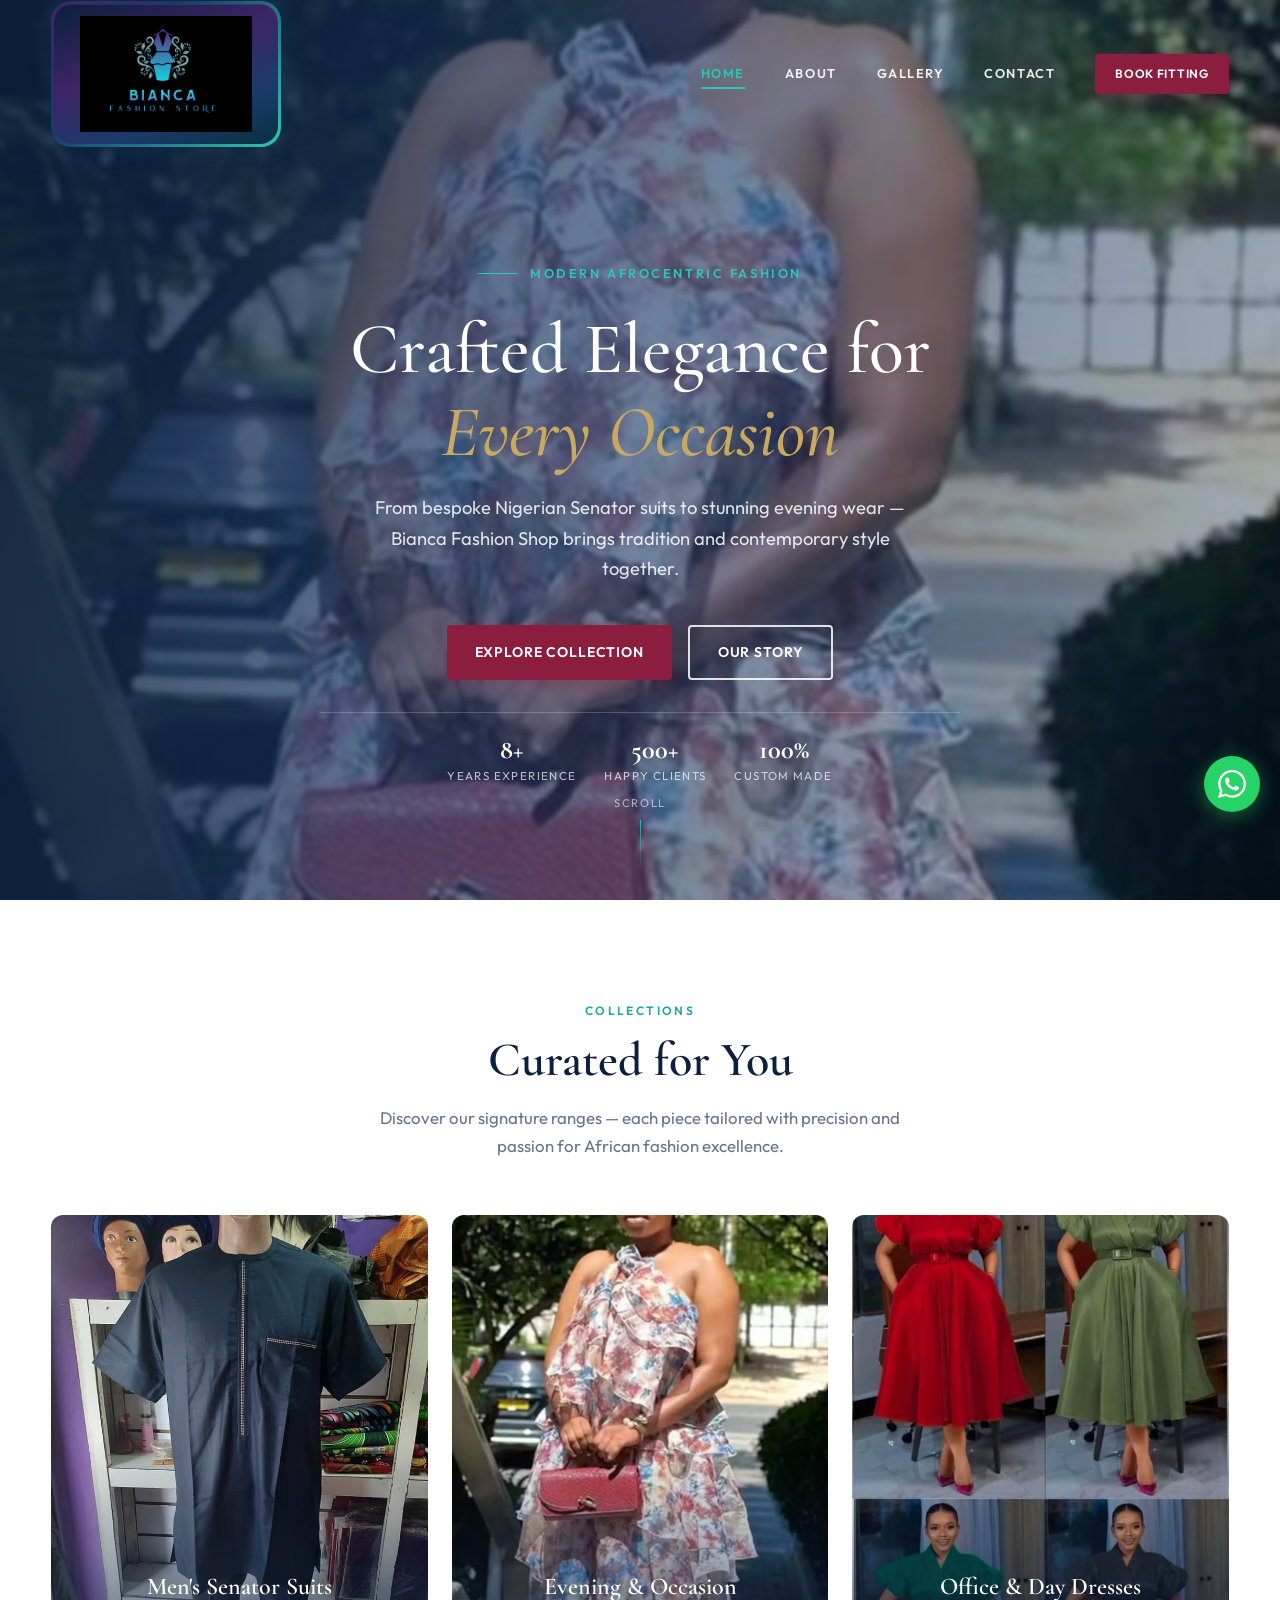
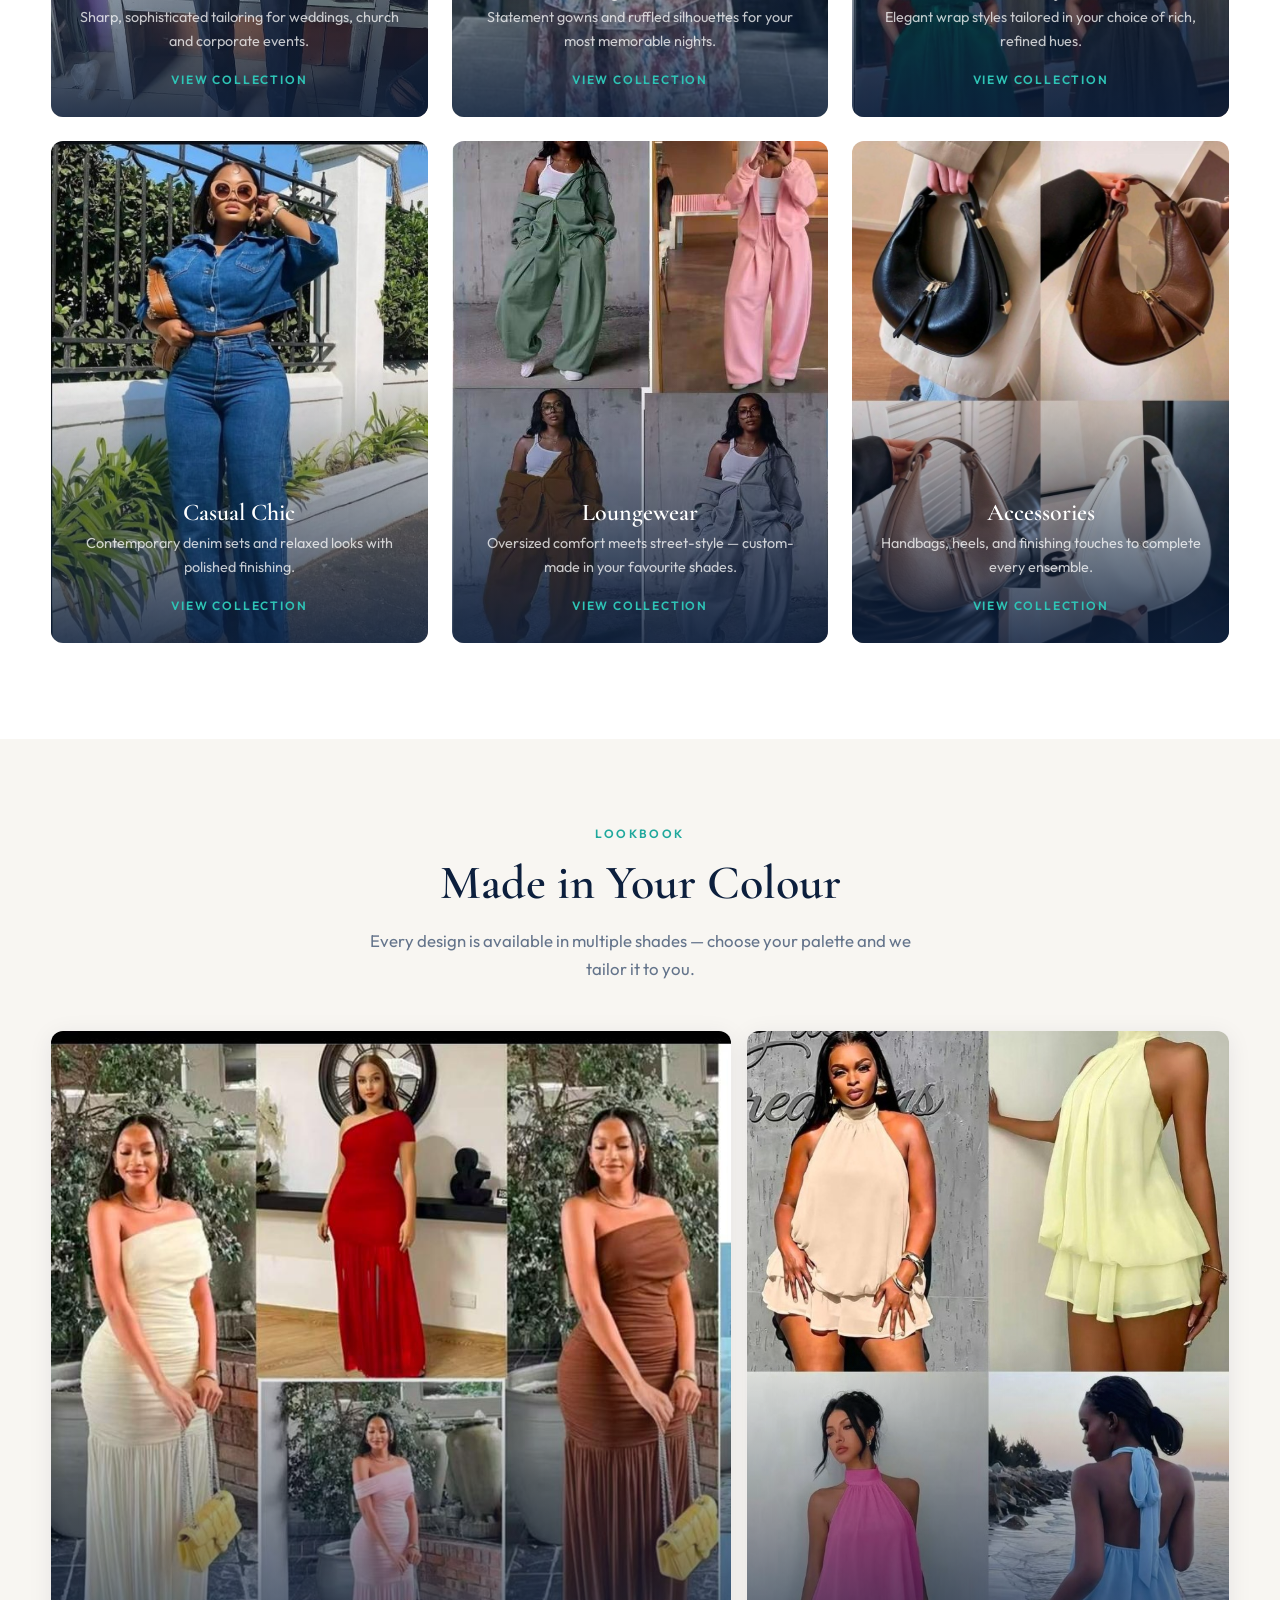
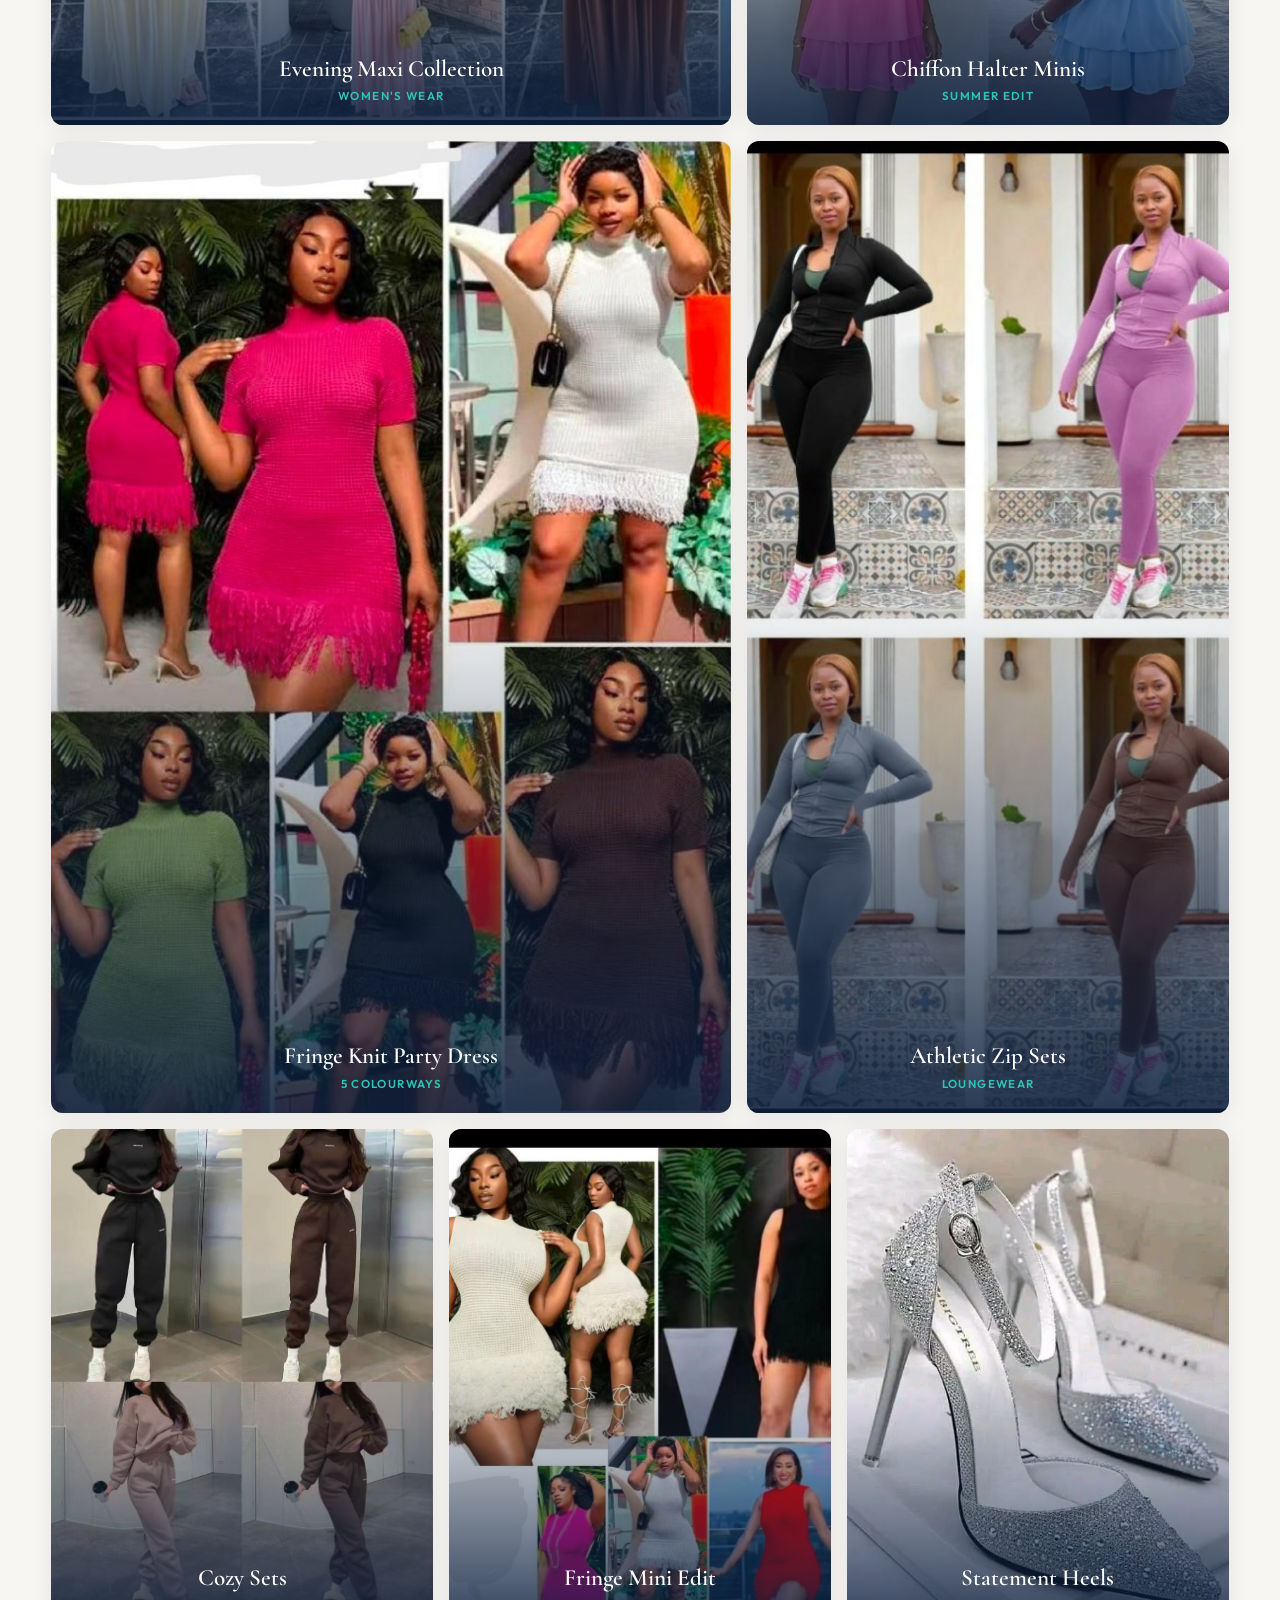
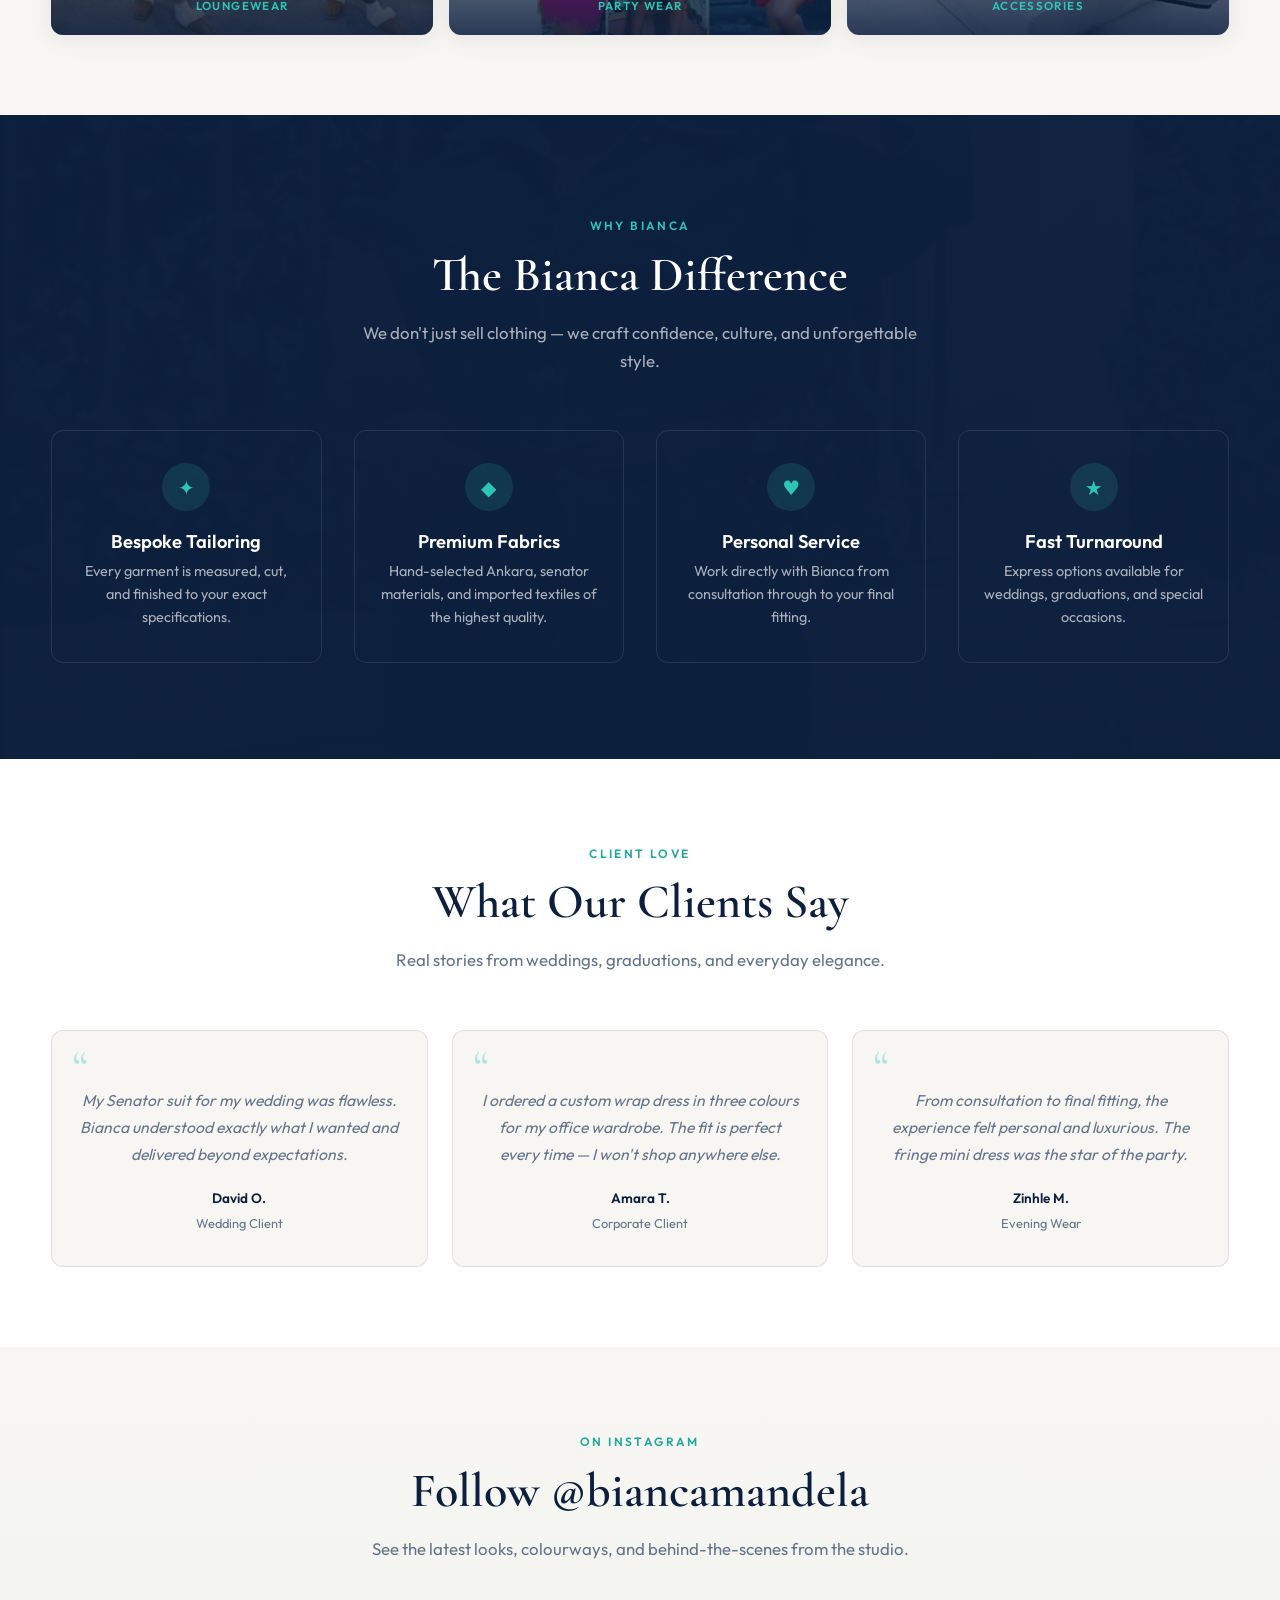
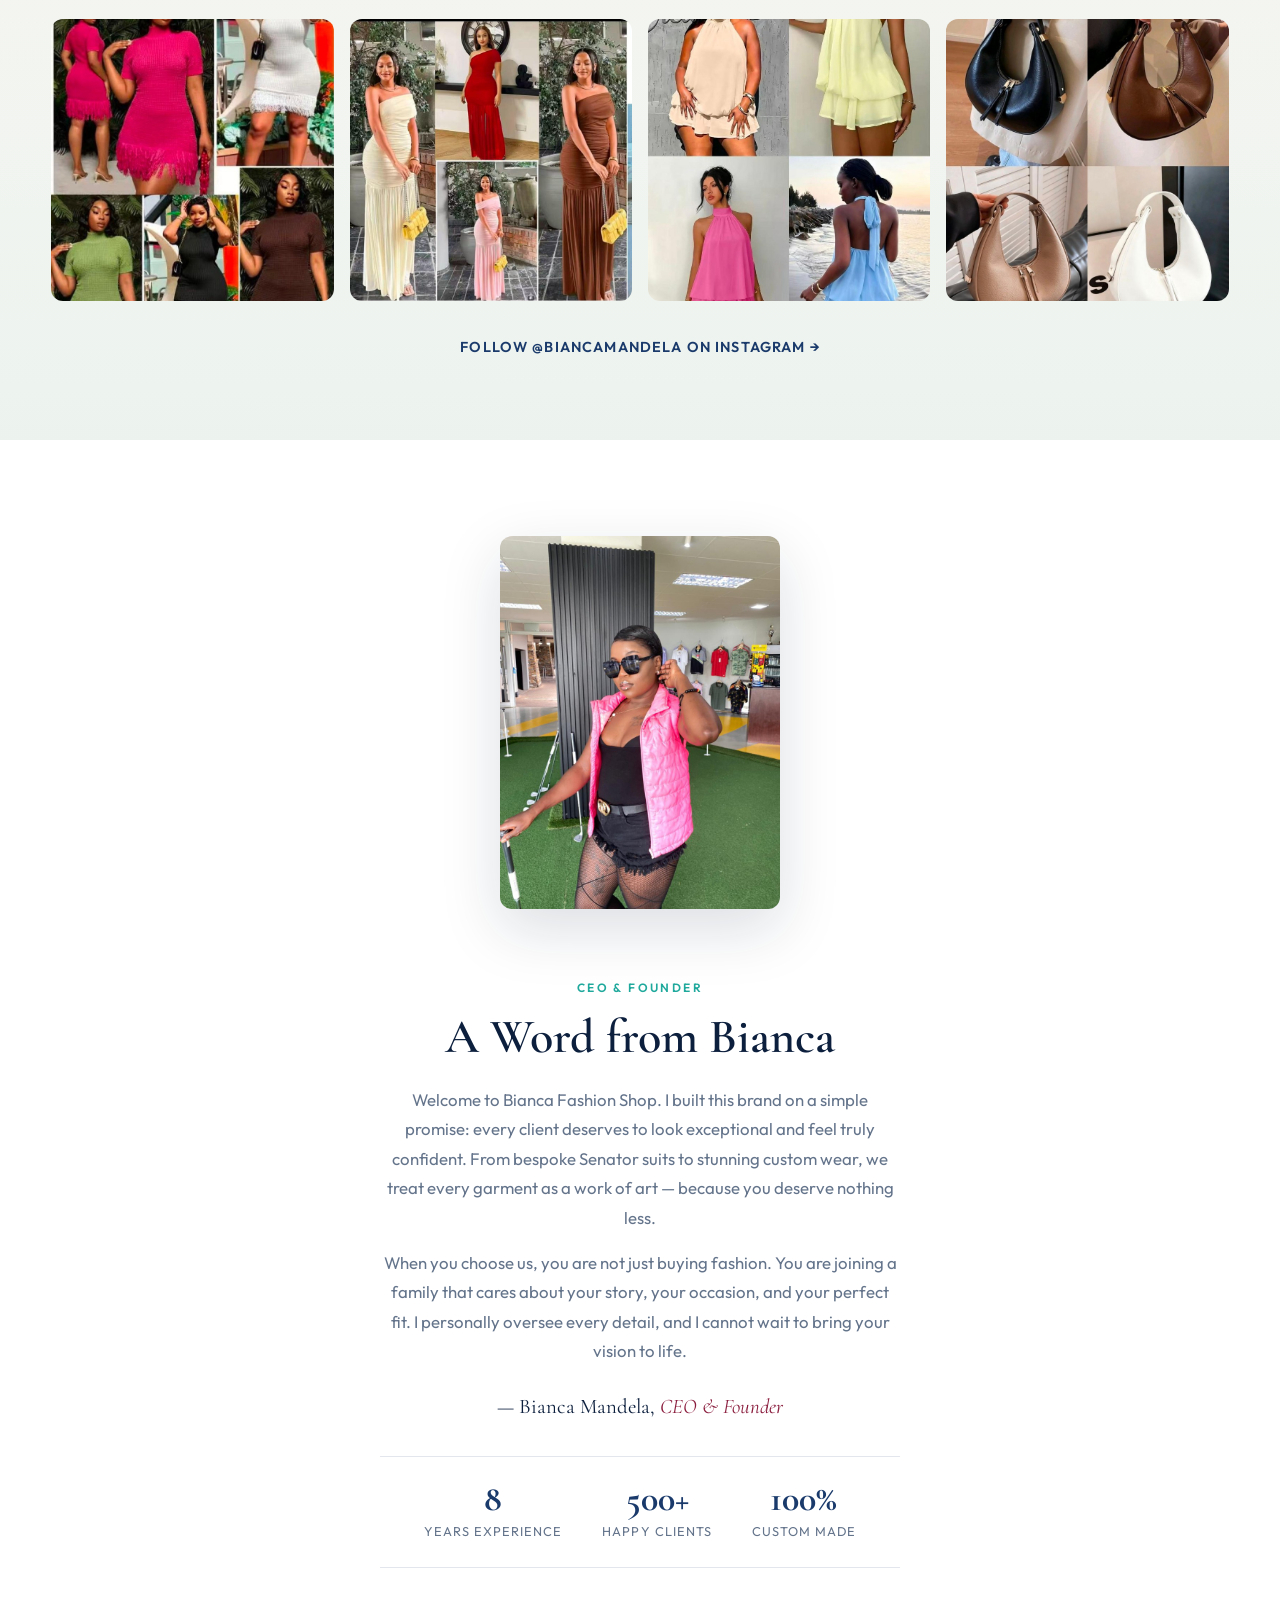
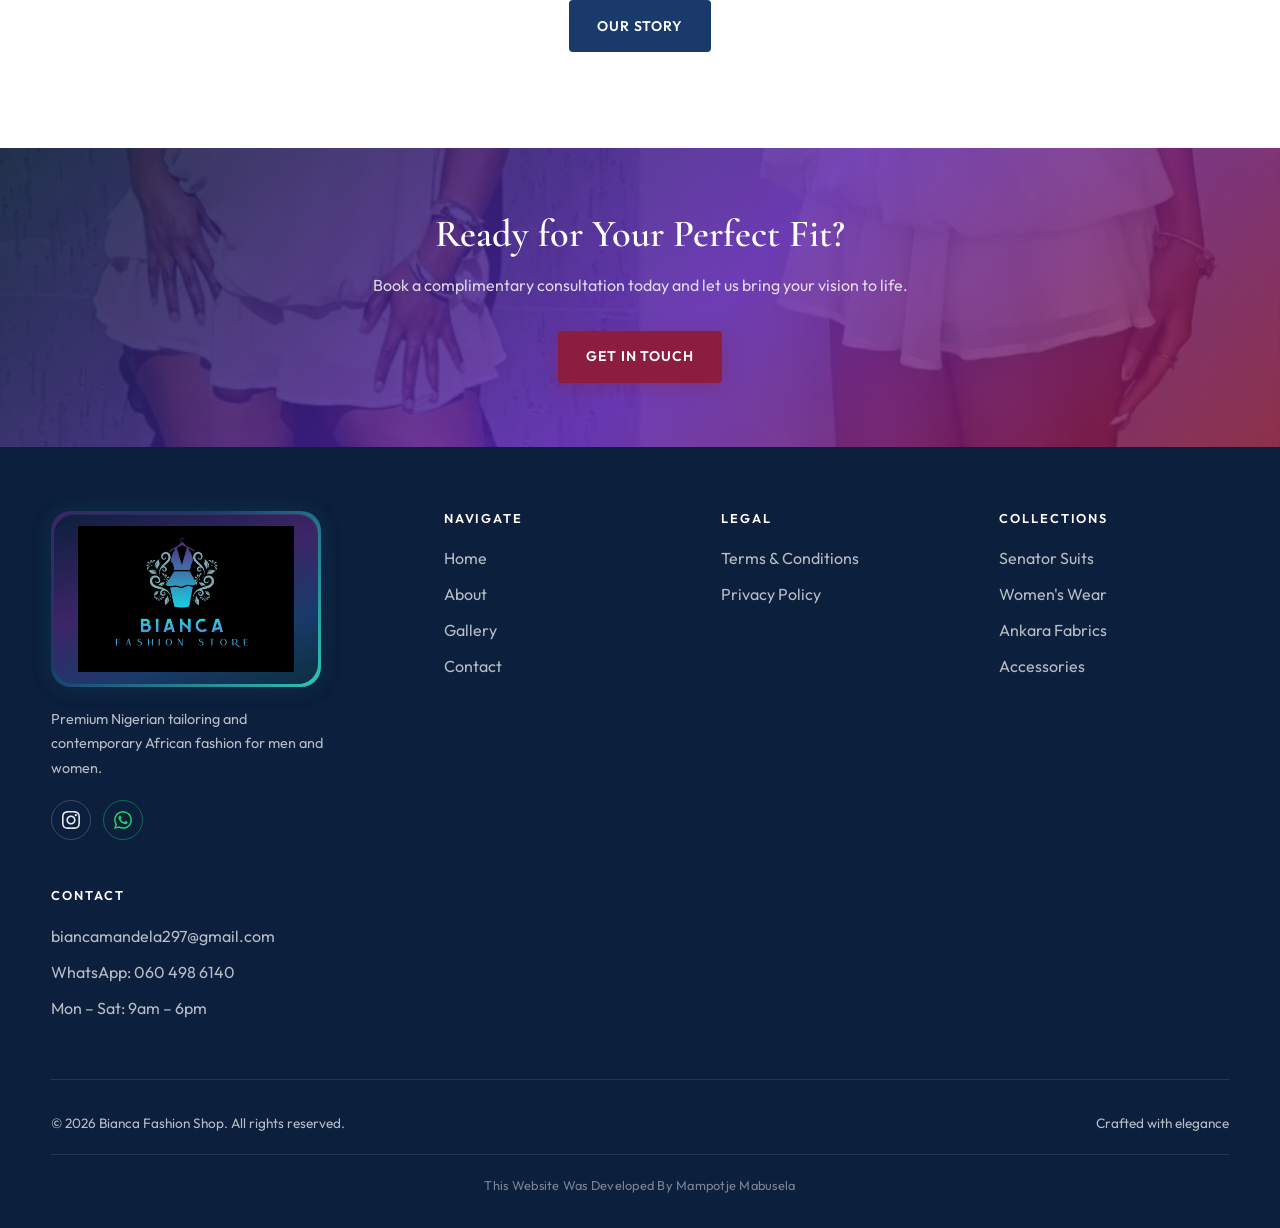
<file: index.html>
<!DOCTYPE html>
<html lang="en">
<head>
  <meta charset="UTF-8">
  <meta name="viewport" content="width=device-width, initial-scale=1.0">
  <meta name="description" content="Bianca Fashion Shop — Premium Nigerian tailoring, Senator suits, custom African wear, and elegant women's fashion.">
  <title>Bianca Fashion Shop | Home</title>
  <link rel="preconnect" href="https://fonts.googleapis.com">
  <link rel="preconnect" href="https://fonts.gstatic.com" crossorigin>
  <link href="https://fonts.googleapis.com/css2?family=Cormorant+Garamond:ital,wght@0,500;0,600;0,700;1,500&family=Outfit:wght@300;400;500;600;700&display=swap" rel="stylesheet">
  <link rel="stylesheet" href="css/styles.css">
  <link rel="icon" href="images/logo.png" type="image/png">
</head>
<body>
  <a class="skip-link" href="#main-content">Skip to main content</a>
  <header class="site-header">
    <div class="header-inner">
      <a href="index.html" class="logo" aria-label="Bianca Fashion Store home">
        <img src="images/logo.png" alt="Bianca Fashion Store" class="logo-img" width="440" height="140">
      </a>
      <button class="nav-toggle" aria-label="Open menu" aria-expanded="false">
        <span></span><span></span><span></span>
      </button>
      <nav class="main-nav" aria-label="Main navigation">
        <a href="index.html" class="nav-link active">Home</a>
        <a href="about.html" class="nav-link">About</a>
        <a href="gallery.html" class="nav-link">Gallery</a>
        <a href="contact.html" class="nav-link">Contact</a>
        <a href="contact.html" class="btn btn-primary nav-cta">Book Fitting</a>
      </nav>
    </div>
  </header>

  <main id="main-content">
    <section class="hero">
      <div class="hero-bg">
        <img src="images/floral-ruffle-maxi.png" alt="Floral ruffle maxi dress — Bianca Fashion Shop evening wear">
      </div>
      <div class="hero-overlay"></div>
      <div class="container hero-content">
        <p class="hero-eyebrow">Modern Afrocentric Fashion</p>
        <h1>Crafted Elegance for <em>Every Occasion</em></h1>
        <p class="hero-desc">From bespoke Nigerian Senator suits to stunning evening wear — Bianca Fashion Shop brings tradition and contemporary style together.</p>
        <div class="hero-actions">
          <a href="gallery.html" class="btn btn-primary">Explore Collection</a>
          <a href="about.html" class="btn btn-outline">Our Story</a>
        </div>
        <div class="hero-trust" aria-label="Our track record">
          <div class="hero-trust-item">
            <strong>8+</strong>
            <span>Years Experience</span>
          </div>
          <div class="hero-trust-item">
            <strong>500+</strong>
            <span>Happy Clients</span>
          </div>
          <div class="hero-trust-item">
            <strong>100%</strong>
            <span>Custom Made</span>
          </div>
        </div>
      </div>
      <div class="hero-scroll" aria-hidden="true">
        <span>Scroll</span>
        <div class="hero-scroll-line"></div>
      </div>
    </section>

    <section class="collections">
      <div class="container">
        <div class="section-header fade-in">
          <span class="section-label">Collections</span>
          <h2 class="section-title">Curated for You</h2>
          <p class="section-subtitle">Discover our signature ranges — each piece tailored with precision and passion for African fashion excellence.</p>
        </div>
        <div class="collection-grid collection-grid--six">
          <article class="collection-card fade-in">
            <img src="images/senator-navy.png" alt="Classic navy Senator suit">
            <div class="collection-overlay">
              <h3>Men's Senator Suits</h3>
              <p>Sharp, sophisticated tailoring for weddings, church and corporate events.</p>
              <a href="gallery.html?filter=mens" class="collection-link">View Collection</a>
            </div>
          </article>
          <article class="collection-card fade-in">
            <img src="images/floral-ruffle-maxi.png" alt="Floral ruffle maxi dress" loading="lazy" decoding="async">
            <div class="collection-overlay">
              <h3>Evening &amp; Occasion</h3>
              <p>Statement gowns and ruffled silhouettes for your most memorable nights.</p>
              <a href="gallery.html?filter=womens" class="collection-link">View Collection</a>
            </div>
          </article>
          <article class="collection-card fade-in">
            <img src="images/wrap-dress-colors.png" alt="Wrap dress collection in multiple colours">
            <div class="collection-overlay">
              <h3>Office &amp; Day Dresses</h3>
              <p>Elegant wrap styles tailored in your choice of rich, refined hues.</p>
              <a href="gallery.html?filter=womens" class="collection-link">View Collection</a>
            </div>
          </article>
          <article class="collection-card fade-in">
            <img src="images/denim-two-piece.png" alt="Denim co-ord set">
            <div class="collection-overlay">
              <h3>Casual Chic</h3>
              <p>Contemporary denim sets and relaxed looks with polished finishing.</p>
              <a href="gallery.html?filter=womens" class="collection-link">View Collection</a>
            </div>
          </article>
          <article class="collection-card fade-in">
            <img src="images/oversized-tracksuit-colors.png" alt="Oversized loungewear tracksuit collection">
            <div class="collection-overlay">
              <h3>Loungewear</h3>
              <p>Oversized comfort meets street-style — custom-made in your favourite shades.</p>
              <a href="gallery.html?filter=loungewear" class="collection-link">View Collection</a>
            </div>
          </article>
          <article class="collection-card fade-in">
            <img src="images/crescent-bags-colors.png" alt="Crescent handbag collection">
            <div class="collection-overlay">
              <h3>Accessories</h3>
              <p>Handbags, heels, and finishing touches to complete every ensemble.</p>
              <a href="gallery.html?filter=accessories" class="collection-link">View Collection</a>
            </div>
          </article>
        </div>
      </div>
    </section>

    <section class="lookbook" aria-labelledby="lookbook-heading">
      <div class="container">
        <div class="lookbook-header fade-in">
          <span class="section-label">Lookbook</span>
          <h2 id="lookbook-heading" class="section-title">Made in Your Colour</h2>
          <p class="section-subtitle">Every design is available in multiple shades — choose your palette and we tailor it to you.</p>
        </div>
        <div class="lookbook-bento">
          <a href="gallery.html?filter=womens" class="lookbook-tile lookbook-tile--hero fade-in">
            <img src="images/off-shoulder-maxi-colors.png" alt="Off-shoulder maxi dress range in cream, red, pink and brown">
            <div class="lookbook-tile-overlay">
              <h3>Evening Maxi Collection</h3>
              <span>Women's Wear</span>
            </div>
          </a>
          <a href="gallery.html?filter=womens" class="lookbook-tile lookbook-tile--tall fade-in">
            <img src="images/halter-chiffon-mini-colors.png" alt="Chiffon halter mini dress colour range">
            <div class="lookbook-tile-overlay">
              <h3>Chiffon Halter Minis</h3>
              <span>Summer Edit</span>
            </div>
          </a>
          <a href="gallery.html?filter=womens" class="lookbook-tile lookbook-tile--wide fade-in">
            <img src="images/fringe-knit-mini-colors.png" alt="Fringe knit mini dress in five colours">
            <div class="lookbook-tile-overlay">
              <h3>Fringe Knit Party Dress</h3>
              <span>5 Colourways</span>
            </div>
          </a>
          <a href="gallery.html?filter=loungewear" class="lookbook-tile lookbook-tile--half fade-in">
            <img src="images/athletic-zip-set-colors.png" alt="Athletic zip-up set in four colours">
            <div class="lookbook-tile-overlay">
              <h3>Athletic Zip Sets</h3>
              <span>Loungewear</span>
            </div>
          </a>
          <a href="gallery.html?filter=loungewear" class="lookbook-tile lookbook-tile--third fade-in">
            <img src="images/loungewear-set-colors.png" alt="Cozy loungewear co-ord sets">
            <div class="lookbook-tile-overlay">
              <h3>Cozy Sets</h3>
              <span>Loungewear</span>
            </div>
          </a>
          <a href="gallery.html?filter=womens" class="lookbook-tile lookbook-tile--third fade-in">
            <img src="images/fringe-mini-collage.png" alt="Fringe mock-neck mini dress collection">
            <div class="lookbook-tile-overlay">
              <h3>Fringe Mini Edit</h3>
              <span>Party Wear</span>
            </div>
          </a>
          <a href="gallery.html?filter=accessories" class="lookbook-tile lookbook-tile--third fade-in">
            <img src="images/heels-silver.png" alt="Silver rhinestone heels">
            <div class="lookbook-tile-overlay">
              <h3>Statement Heels</h3>
              <span>Accessories</span>
            </div>
          </a>
        </div>
      </div>
    </section>

    <section class="why-us">
      <div class="why-us-bg" aria-hidden="true">
        <img src="images/denim-two-piece.png" alt="">
      </div>
      <div class="why-us-overlay" aria-hidden="true"></div>
      <div class="container">
        <div class="section-header fade-in">
          <span class="section-label section-label--light">Why Bianca</span>
          <h2 class="section-title">The Bianca Difference</h2>
          <p class="section-subtitle section-subtitle--light">We don't just sell clothing — we craft confidence, culture, and unforgettable style.</p>
        </div>
        <div class="why-grid">
          <div class="why-item fade-in">
            <div class="why-icon" aria-hidden="true">&#10022;</div>
            <h3>Bespoke Tailoring</h3>
            <p>Every garment is measured, cut, and finished to your exact specifications.</p>
          </div>
          <div class="why-item fade-in">
            <div class="why-icon" aria-hidden="true">&#9670;</div>
            <h3>Premium Fabrics</h3>
            <p>Hand-selected Ankara, senator materials, and imported textiles of the highest quality.</p>
          </div>
          <div class="why-item fade-in">
            <div class="why-icon" aria-hidden="true">&#9829;</div>
            <h3>Personal Service</h3>
            <p>Work directly with Bianca from consultation through to your final fitting.</p>
          </div>
          <div class="why-item fade-in">
            <div class="why-icon" aria-hidden="true">&#9733;</div>
            <h3>Fast Turnaround</h3>
            <p>Express options available for weddings, graduations, and special occasions.</p>
          </div>
        </div>
      </div>
    </section>

    <section class="testimonials" aria-labelledby="testimonials-heading">
      <div class="container">
        <div class="section-header fade-in">
          <span class="section-label">Client Love</span>
          <h2 id="testimonials-heading" class="section-title">What Our Clients Say</h2>
          <p class="section-subtitle">Real stories from weddings, graduations, and everyday elegance.</p>
        </div>
        <div class="testimonials-grid">
          <article class="testimonial-card fade-in">
            <blockquote>
              <p>My Senator suit for my wedding was flawless. Bianca understood exactly what I wanted and delivered beyond expectations.</p>
            </blockquote>
            <cite>David O.<span>Wedding Client</span></cite>
          </article>
          <article class="testimonial-card fade-in">
            <blockquote>
              <p>I ordered a custom wrap dress in three colours for my office wardrobe. The fit is perfect every time — I won't shop anywhere else.</p>
            </blockquote>
            <cite>Amara T.<span>Corporate Client</span></cite>
          </article>
          <article class="testimonial-card fade-in">
            <blockquote>
              <p>From consultation to final fitting, the experience felt personal and luxurious. The fringe mini dress was the star of the party.</p>
            </blockquote>
            <cite>Zinhle M.<span>Evening Wear</span></cite>
          </article>
        </div>
      </div>
    </section>

    <section class="instagram-section" aria-labelledby="instagram-heading">
      <div class="container">
        <div class="section-header fade-in">
          <span class="section-label">On Instagram</span>
          <h2 id="instagram-heading" class="section-title">Follow @biancamandela</h2>
          <p class="section-subtitle">See the latest looks, colourways, and behind-the-scenes from the studio.</p>
        </div>
        <div class="instagram-grid">
          <a href="https://www.instagram.com/biancamandela/" class="instagram-tile fade-in" target="_blank" rel="noopener noreferrer">
            <img src="images/fringe-knit-mini-colors.png" alt="Fringe knit mini dress colour range" loading="lazy" decoding="async">
          </a>
          <a href="https://www.instagram.com/biancamandela/" class="instagram-tile fade-in" target="_blank" rel="noopener noreferrer">
            <img src="images/off-shoulder-maxi-colors.png" alt="Off-shoulder maxi collection" loading="lazy" decoding="async">
          </a>
          <a href="https://www.instagram.com/biancamandela/" class="instagram-tile fade-in" target="_blank" rel="noopener noreferrer">
            <img src="images/halter-chiffon-mini-colors.png" alt="Chiffon halter mini dresses" loading="lazy" decoding="async">
          </a>
          <a href="https://www.instagram.com/biancamandela/" class="instagram-tile fade-in" target="_blank" rel="noopener noreferrer">
            <img src="images/crescent-bags-colors.png" alt="Crescent handbag collection" loading="lazy" decoding="async">
          </a>
        </div>
        <p class="instagram-cta fade-in">
          <a href="https://www.instagram.com/biancamandela/" target="_blank" rel="noopener noreferrer">Follow @biancamandela on Instagram →</a>
        </p>
      </div>
    </section>

    <section class="ceo-founder">
      <div class="container ceo-founder-grid">
        <div class="founder-image fade-in">
          <img src="images/ceo-founder.png" alt="Bianca Mandela, CEO and Founder of Bianca Fashion Shop">
        </div>
        <div class="founder-content fade-in">
          <span class="section-label">CEO &amp; Founder</span>
          <h2 class="section-title">A Word from Bianca</h2>
          <blockquote class="founder-message">
            <p>Welcome to Bianca Fashion Shop. I built this brand on a simple promise: every client deserves to look exceptional and feel truly confident. From bespoke Senator suits to stunning custom wear, we treat every garment as a work of art — because you deserve nothing less.</p>
            <p>When you choose us, you are not just buying fashion. You are joining a family that cares about your story, your occasion, and your perfect fit. I personally oversee every detail, and I cannot wait to bring your vision to life.</p>
          </blockquote>
          <p class="founder-signature">— Bianca Mandela, <em>CEO &amp; Founder</em></p>
          <div class="stats-row">
            <div class="stat">
              <strong>8</strong>
              <span>Years Experience</span>
            </div>
            <div class="stat">
              <strong>500+</strong>
              <span>Happy Clients</span>
            </div>
            <div class="stat">
              <strong>100%</strong>
              <span>Custom Made</span>
            </div>
          </div>
          <a href="about.html" class="btn btn-secondary">Our Story</a>
        </div>
      </div>
    </section>

    <section class="cta-banner cta-banner--with-bg">
      <div class="cta-banner-bg" aria-hidden="true">
        <img src="images/halter-chiffon-mini-colors.png" alt="">
      </div>
      <div class="cta-banner-overlay" aria-hidden="true"></div>
      <div class="container fade-in">
        <h2>Ready for Your Perfect Fit?</h2>
        <p>Book a complimentary consultation today and let us bring your vision to life.</p>
        <a href="contact.html" class="btn btn-primary">Get in Touch</a>
      </div>
    </section>
  </main>

  <a href="https://wa.me/27604986140?text=Hi%20Bianca%2C%20I%27d%20like%20to%20book%20a%20fitting." class="wa-fab" target="_blank" rel="noopener noreferrer" aria-label="Chat on WhatsApp">
    <svg viewBox="0 0 24 24" xmlns="http://www.w3.org/2000/svg" aria-hidden="true" focusable="false">
      <path d="M17.472 14.382c-.297-.149-1.758-.867-2.03-.967-.273-.099-.471-.148-.67.15-.197.297-.767.966-.94 1.164-.173.199-.347.223-.644.075-.297-.15-1.255-.463-2.39-1.475-.883-.788-1.48-1.761-1.653-2.059-.173-.297-.018-.458.13-.606.134-.133.298-.347.446-.52.149-.174.198-.298.298-.497.099-.198.05-.371-.025-.52-.075-.149-.669-1.612-.916-2.207-.242-.579-.487-.5-.669-.51-.173-.008-.371-.01-.57-.01-.198 0-.52.074-.792.372-.272.297-1.04 1.016-1.04 2.479 0 1.462 1.065 2.875 1.213 3.074.149.198 2.096 3.2 5.077 4.487.709.306 1.262.489 1.694.625.712.227 1.36.195 1.871.118.571-.085 1.758-.719 2.006-1.413.248-.694.248-1.289.173-1.413-.074-.124-.272-.198-.57-.347m-5.421 7.403h-.004a9.87 9.87 0 01-5.031-1.378l-.361-.214-3.741.982.998-3.648-.235-.374a9.86 9.86 0 01-1.51-5.26c.001-5.45 4.436-9.884 9.888-9.884 2.64 0 5.122 1.03 6.988 2.898a9.825 9.825 0 012.893 6.994c-.003 5.45-4.435 9.884-9.885 9.884m8.413-18.297A11.815 11.815 0 0012.05 0C5.495 0 .16 5.335.157 11.892c0 2.096.547 4.142 1.588 5.945L.057 24l6.305-1.654a11.882 11.882 0 005.683 1.448h.005c6.554 0 11.89-5.335 11.893-11.893a11.821 11.821 0 00-3.48-8.413z"/>
    </svg>
  </a>
  <div class="mobile-cta-bar" role="navigation" aria-label="Quick actions">
    <a href="https://wa.me/27604986140?text=Hi%20Bianca%2C%20I%27d%20like%20to%20book%20a%20fitting." class="btn-wa" target="_blank" rel="noopener noreferrer">WhatsApp</a>
    <a href="contact.html" class="btn-contact">Book Fitting</a>
  </div>

  <footer class="site-footer">
    <div class="container">
      <div class="footer-grid">
        <div class="footer-brand">
          <a href="index.html" class="footer-logo logo" aria-label="Bianca Fashion Store home">
            <img src="images/logo.png" alt="Bianca Fashion Store" class="logo-img" width="520" height="170">
          </a>
          <p>Premium Nigerian tailoring and contemporary African fashion for men and women.</p>
          <div class="footer-social">
            <a href="https://www.instagram.com/biancamandela/" target="_blank" rel="noopener noreferrer" aria-label="Follow Bianca on Instagram @biancamandela" class="footer-social-instagram">
              <svg class="social-icon instagram-icon" viewBox="0 0 24 24" xmlns="http://www.w3.org/2000/svg" aria-hidden="true" focusable="false">
                <path d="M12 2.163c3.204 0 3.584.012 4.85.07 3.252.148 4.771 1.691 4.919 4.919.058 1.265.069 1.645.069 4.849 0 3.205-.012 3.584-.069 4.849-.149 3.225-1.664 4.771-4.919 4.919-1.266.058-1.644.07-4.85.07-3.204 0-3.584-.012-4.849-.07-3.26-.149-4.771-1.699-4.919-4.92-.058-1.265-.07-1.644-.07-4.849 0-3.204.013-3.583.07-4.849.149-3.227 1.664-4.771 4.919-4.919 1.266-.057 1.645-.069 4.849-.069zm0-2.163c-3.259 0-3.667.014-4.947.072-4.358.2-6.78 2.618-6.98 6.98-.059 1.281-.073 1.689-.073 4.948 0 3.259.014 3.668.072 4.948.2 4.358 2.618 6.78 6.98 6.98 1.281.058 1.689.072 4.948.072 3.259 0 3.668-.014 4.948-.072 4.354-.2 6.782-2.618 6.979-6.98.059-1.28.073-1.689.073-4.948 0-3.259-.014-3.667-.072-4.947-.196-4.354-2.617-6.78-6.979-6.98-1.281-.059-1.69-.073-4.949-.073zm0 5.838c-3.403 0-6.162 2.759-6.162 6.162s2.759 6.163 6.162 6.163 6.162-2.759 6.162-6.163c0-3.403-2.759-6.162-6.162-6.162zm0 10.162c-2.209 0-4-1.79-4-4 0-2.209 1.791-4 4-4s4 1.791 4 4c0 2.21-1.791 4-4 4zm6.406-11.845c-.796 0-1.441.645-1.441 1.44s.645 1.44 1.441 1.44c.795 0 1.439-.645 1.439-1.44s-.644-1.44-1.439-1.44z"/>
              </svg>
            </a>
            <a href="https://wa.me/27604986140" target="_blank" rel="noopener noreferrer" aria-label="WhatsApp: 060 498 6140" class="footer-social-whatsapp">
              <svg class="whatsapp-icon" viewBox="0 0 24 24" xmlns="http://www.w3.org/2000/svg" aria-hidden="true" focusable="false">
                <path d="M17.472 14.382c-.297-.149-1.758-.867-2.03-.967-.273-.099-.471-.148-.67.15-.197.297-.767.966-.94 1.164-.173.199-.347.223-.644.075-.297-.15-1.255-.463-2.39-1.475-.883-.788-1.48-1.761-1.653-2.059-.173-.297-.018-.458.13-.606.134-.133.298-.347.446-.52.149-.174.198-.298.298-.497.099-.198.05-.371-.025-.52-.075-.149-.669-1.612-.916-2.207-.242-.579-.487-.5-.669-.51-.173-.008-.371-.01-.57-.01-.198 0-.52.074-.792.372-.272.297-1.04 1.016-1.04 2.479 0 1.462 1.065 2.875 1.213 3.074.149.198 2.096 3.2 5.077 4.487.709.306 1.262.489 1.694.625.712.227 1.36.195 1.871.118.571-.085 1.758-.719 2.006-1.413.248-.694.248-1.289.173-1.413-.074-.124-.272-.198-.57-.347m-5.421 7.403h-.004a9.87 9.87 0 01-5.031-1.378l-.361-.214-3.741.982.998-3.648-.235-.374a9.86 9.86 0 01-1.51-5.26c.001-5.45 4.436-9.884 9.888-9.884 2.64 0 5.122 1.03 6.988 2.898a9.825 9.825 0 012.893 6.994c-.003 5.45-4.435 9.884-9.885 9.884m8.413-18.297A11.815 11.815 0 0012.05 0C5.495 0 .16 5.335.157 11.892c0 2.096.547 4.142 1.588 5.945L.057 24l6.305-1.654a11.882 11.882 0 005.683 1.448h.005c6.554 0 11.89-5.335 11.893-11.893a11.821 11.821 0 00-3.48-8.413z"/>
              </svg>
            </a>
          </div>
        </div>
        <div class="footer-col">
          <h4>Navigate</h4>
          <ul>
            <li><a href="index.html">Home</a></li>
            <li><a href="about.html">About</a></li>
            <li><a href="gallery.html">Gallery</a></li>
            <li><a href="contact.html">Contact</a></li>
          </ul>
        </div>
        <div class="footer-col footer-col-legal">
          <h4>Legal</h4>
          <ul>
            <li><a href="terms.html">Terms &amp; Conditions</a></li>
            <li><a href="privacy.html">Privacy Policy</a></li>
          </ul>
        </div>
        <div class="footer-col">
          <h4>Collections</h4>
          <ul>
            <li><a href="gallery.html?filter=mens">Senator Suits</a></li>
            <li><a href="gallery.html?filter=womens">Women's Wear</a></li>
            <li><a href="gallery.html?filter=womens">Ankara Fabrics</a></li>
            <li><a href="gallery.html?filter=accessories">Accessories</a></li>
          </ul>
        </div>
        <div class="footer-col">
          <h4>Contact</h4>
          <ul>
            <li><a href="mailto:biancamandela297@gmail.com">biancamandela297@gmail.com</a></li>
            <li><a href="https://wa.me/27604986140" target="_blank" rel="noopener noreferrer">WhatsApp: 060 498 6140</a></li>
            <li>Mon – Sat: 9am – 6pm</li>
          </ul>
        </div>
      </div>
      <div class="footer-bottom">
        <p>&copy; 2026 Bianca Fashion Shop. All rights reserved.</p>
        <p>Crafted with elegance</p>
      </div>
      <p class="footer-developer">This Website Was Developed By Mampotje Mabusela</p>
    </div>
  </footer>

  <script src="js/main.js"></script>
</body>
</html>
</file>
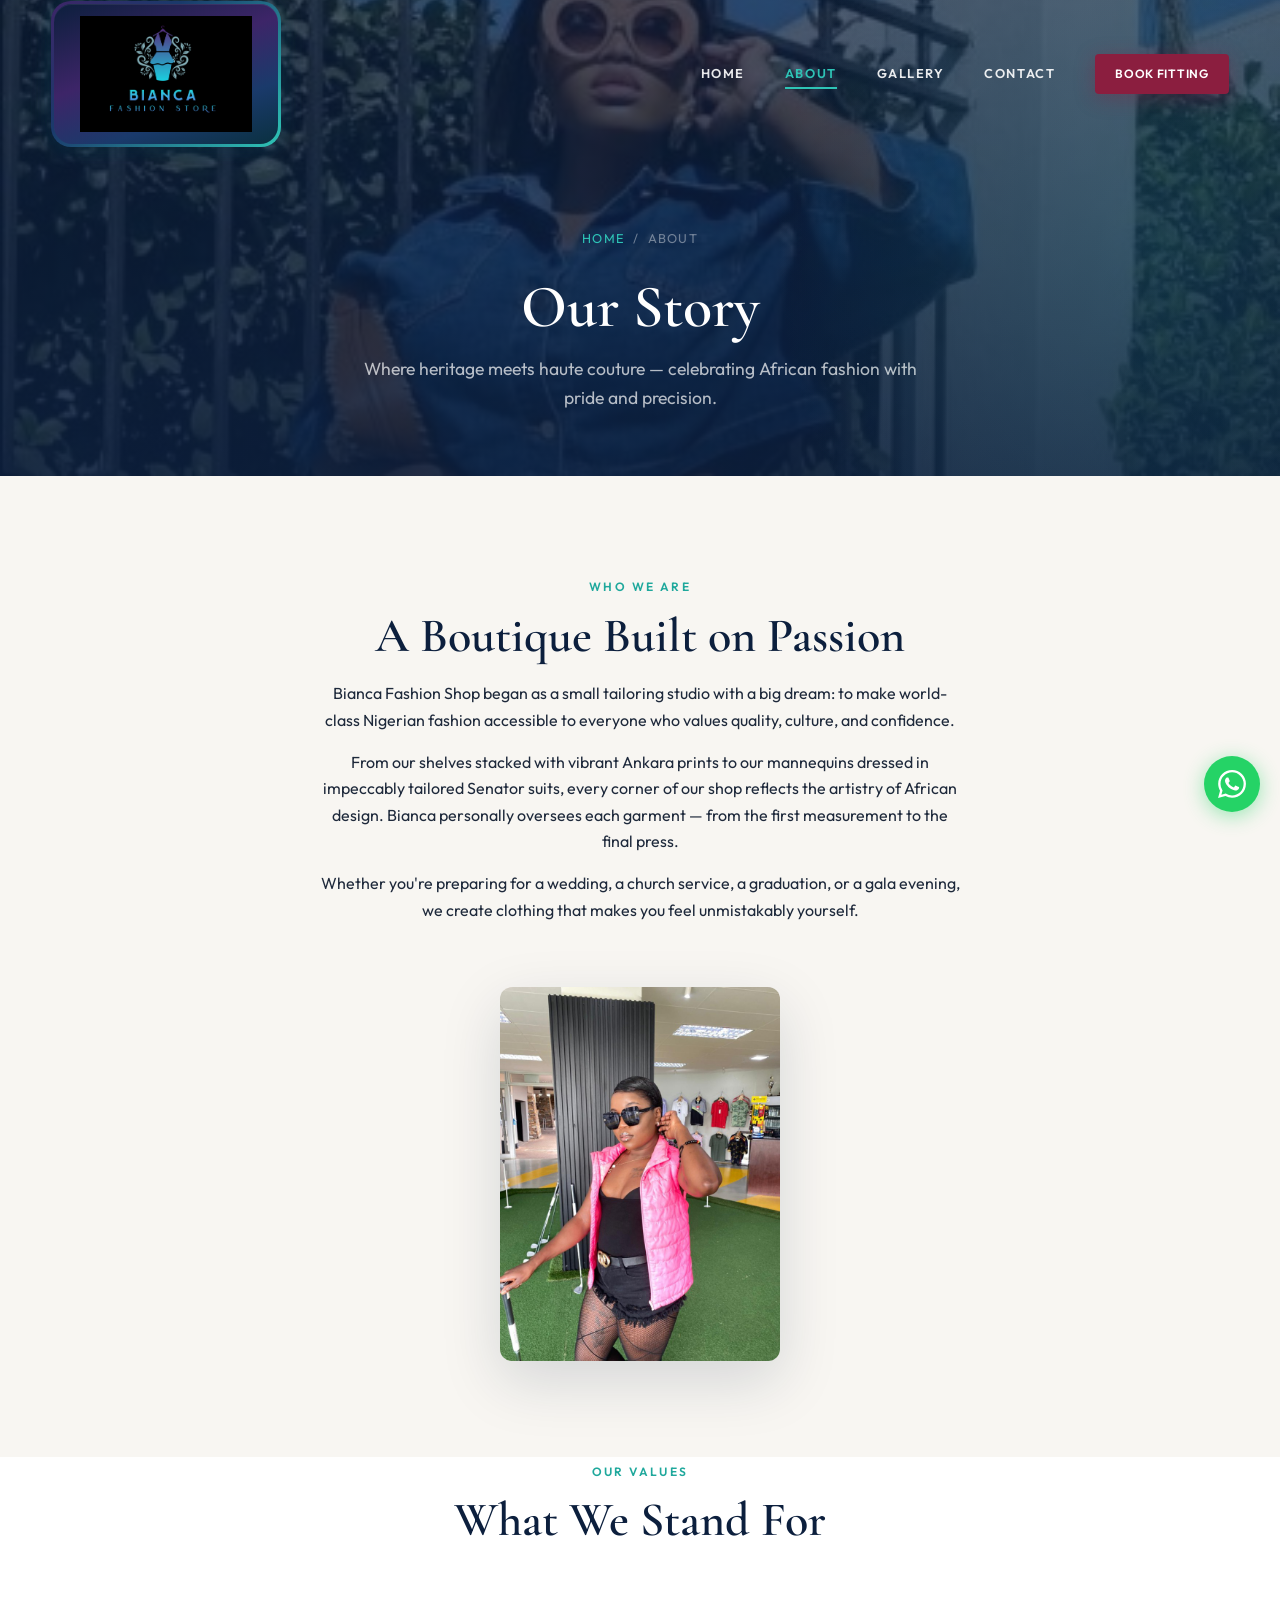
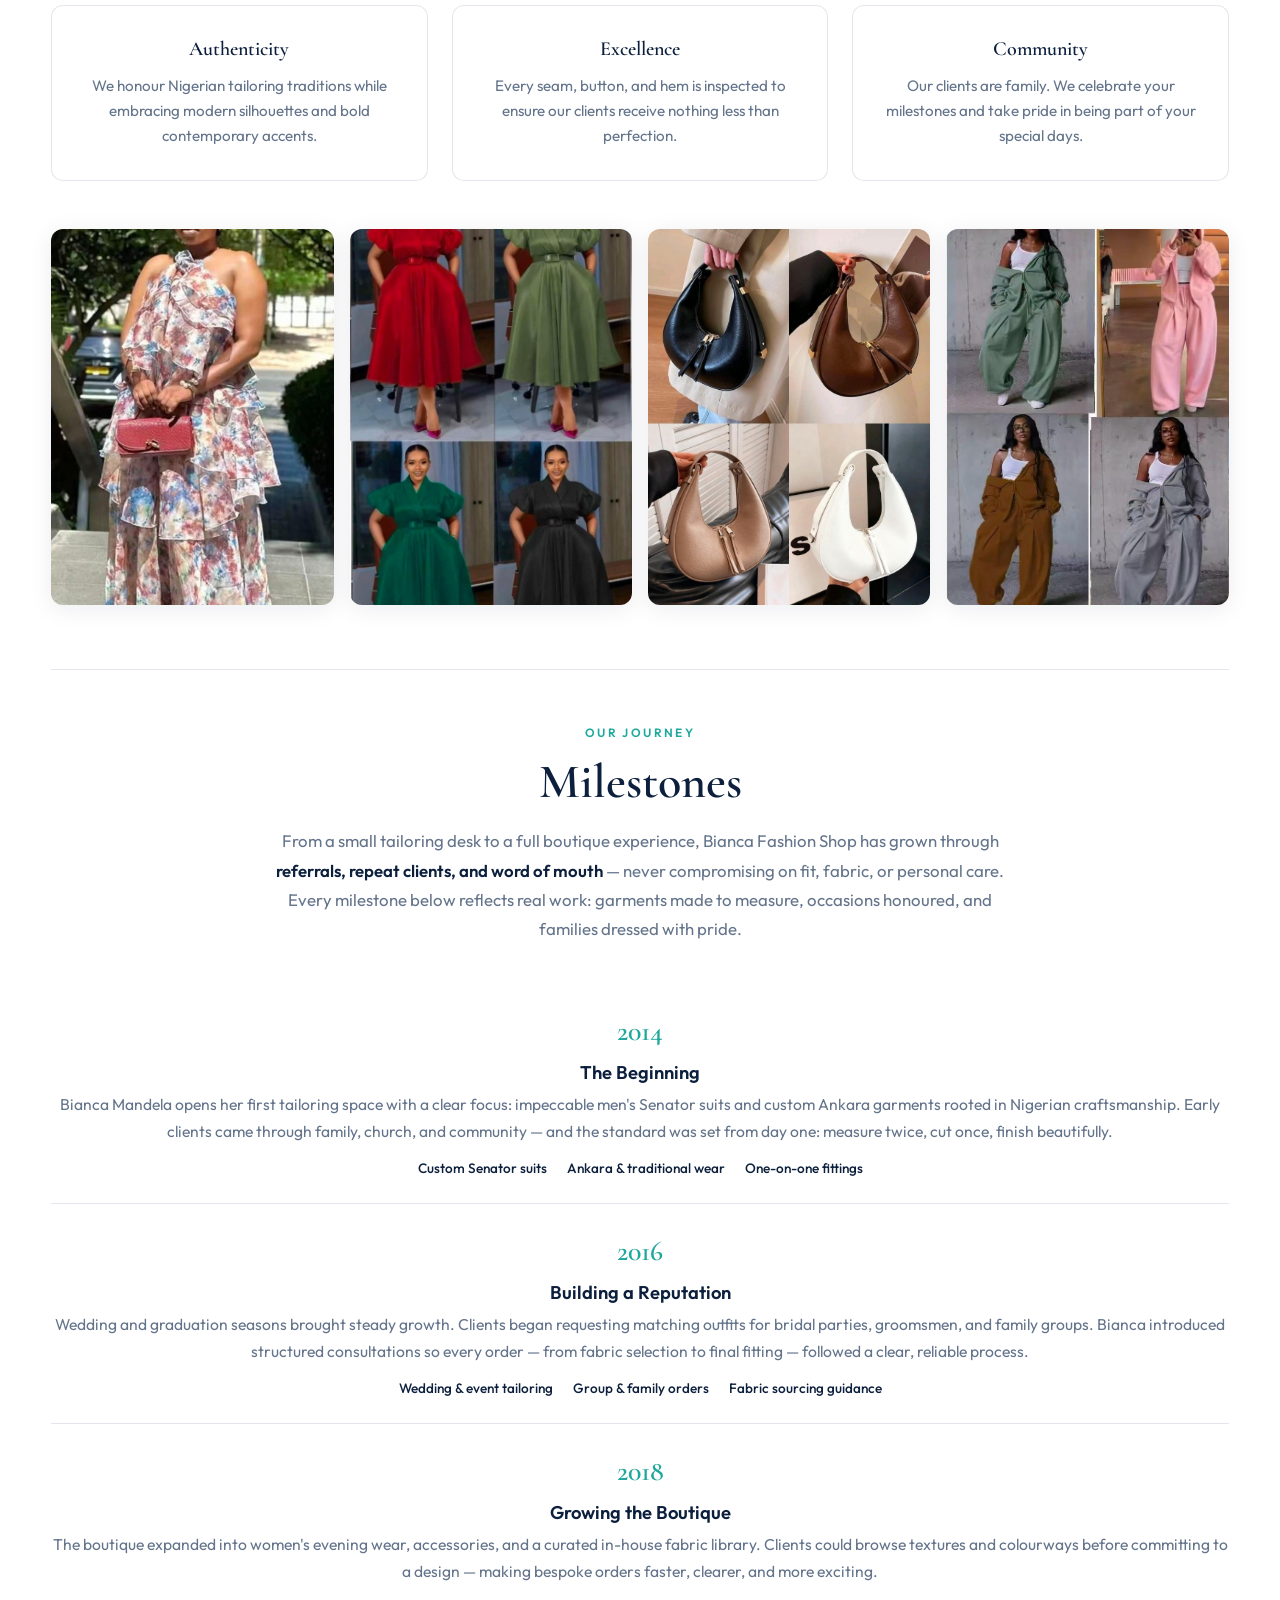
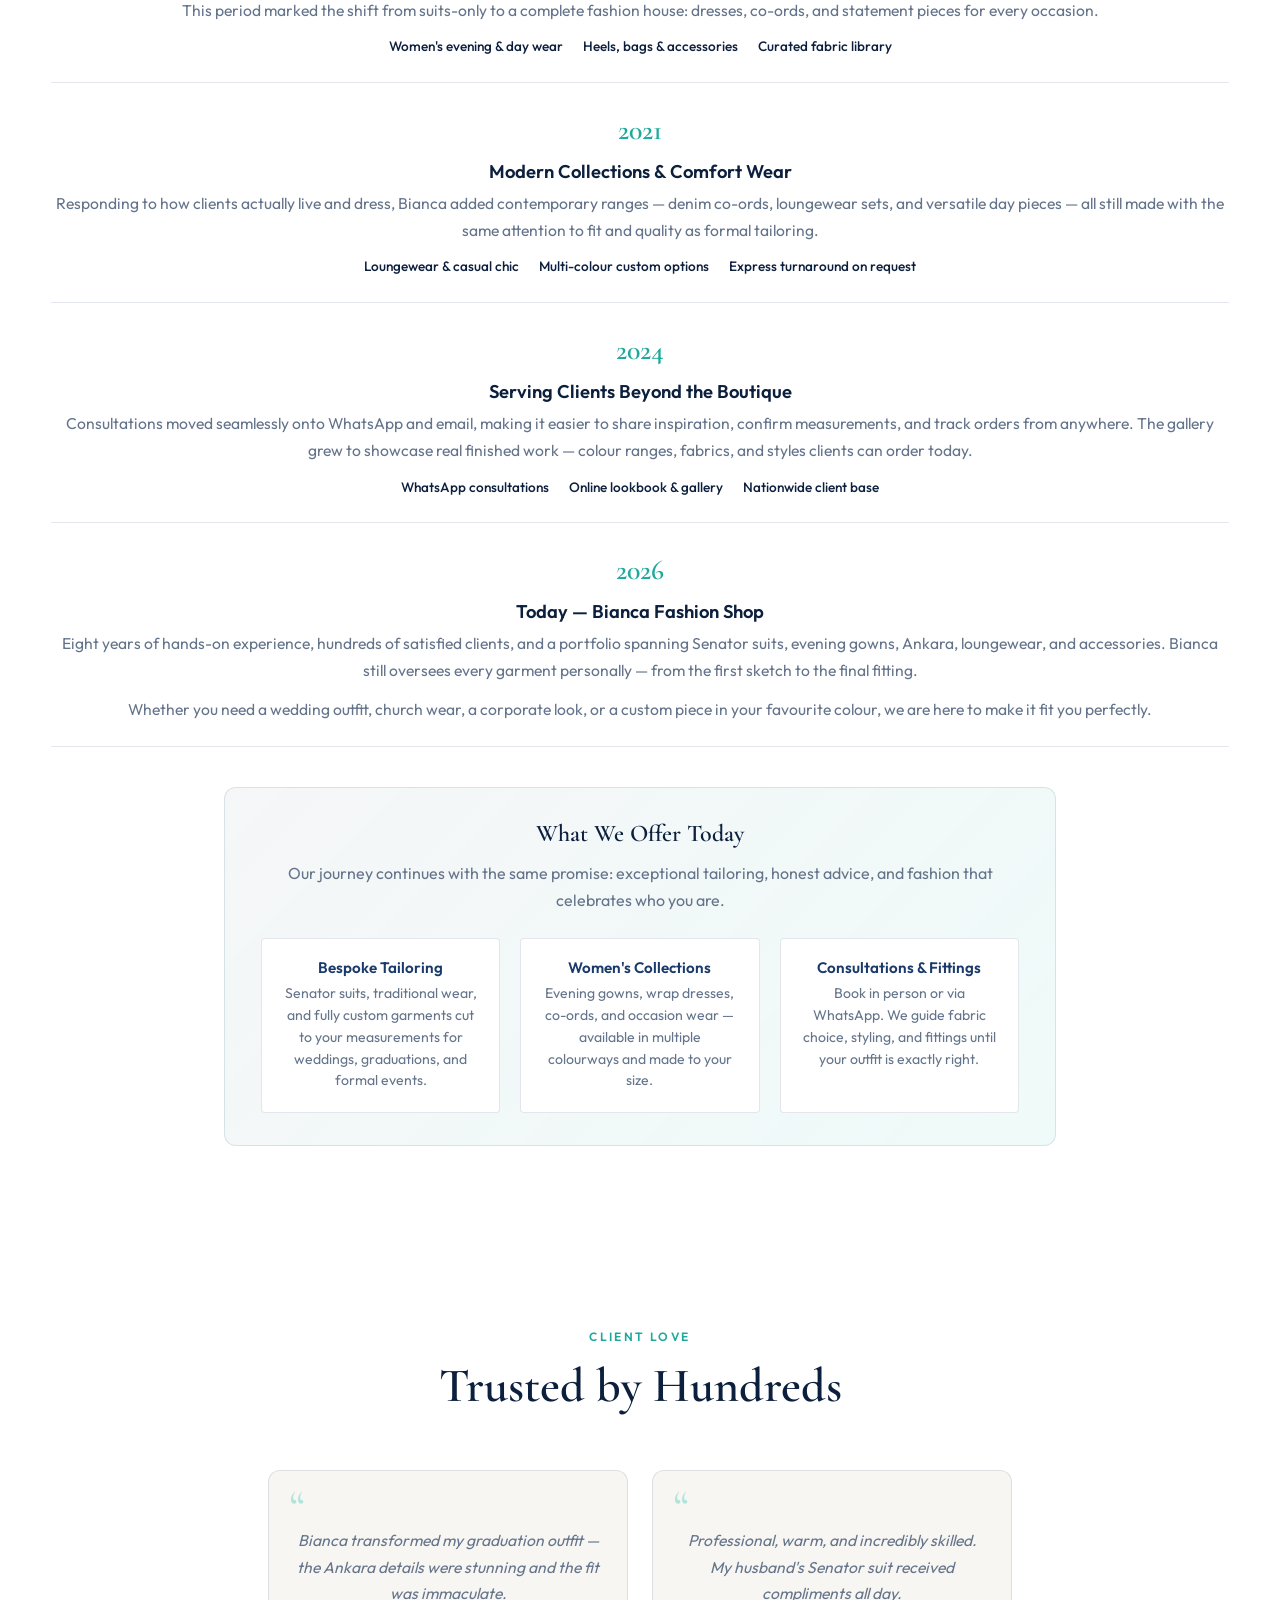
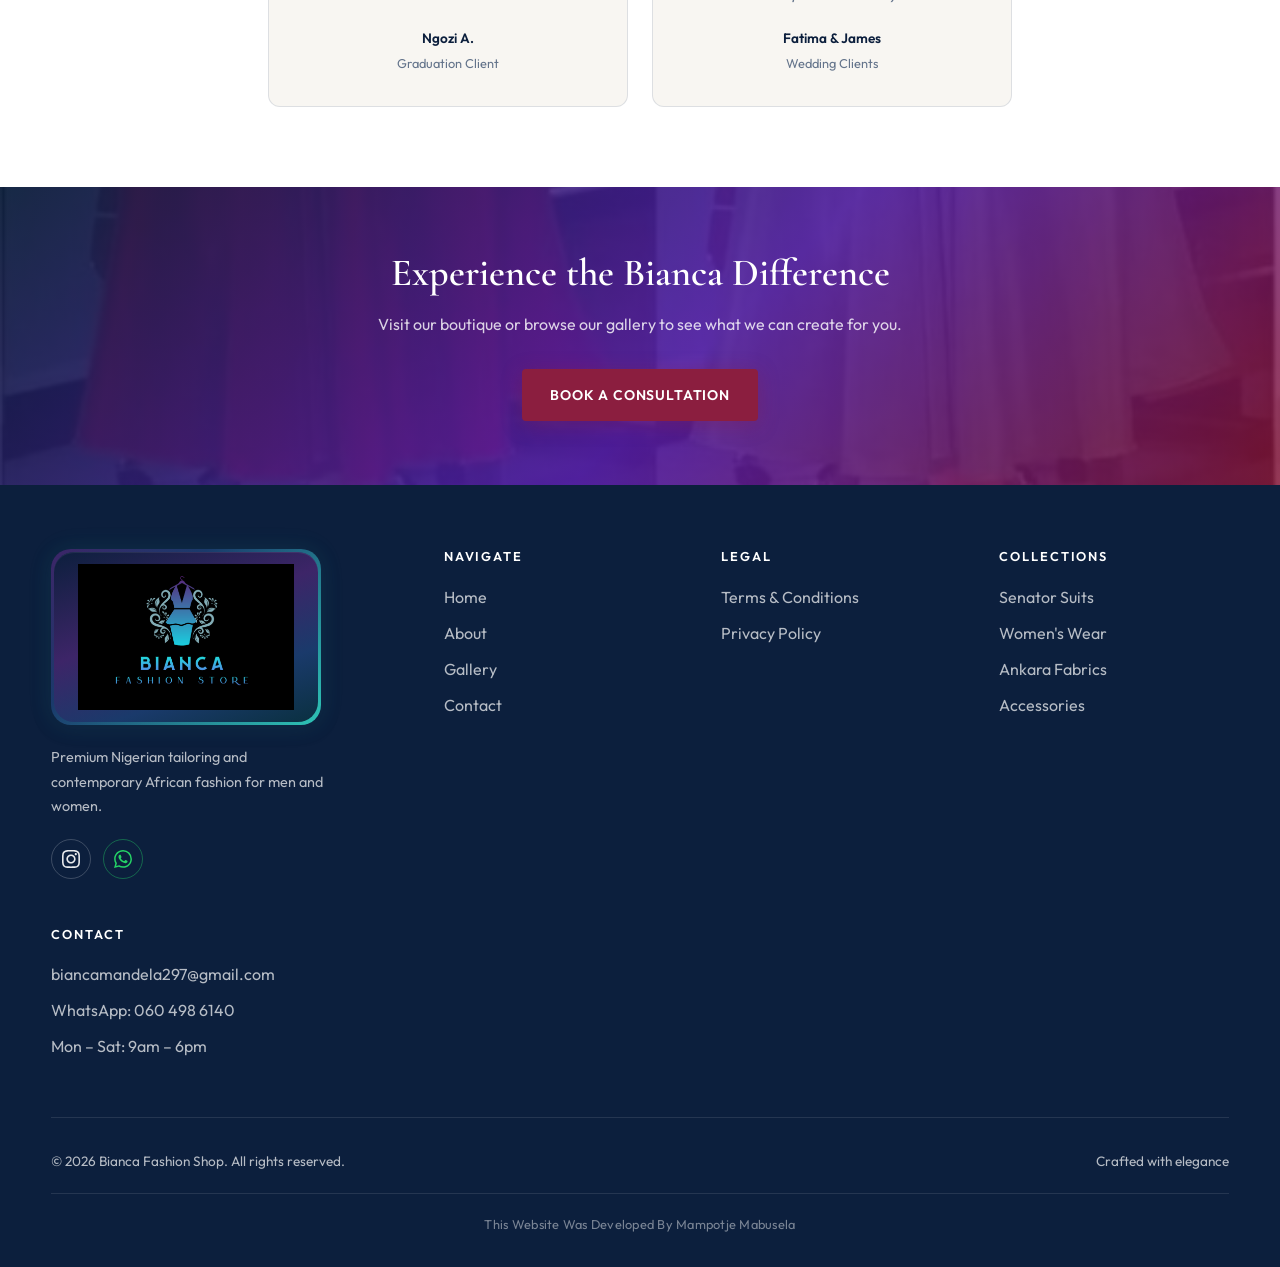
<file: about.html>
<!DOCTYPE html>
<html lang="en">
<head>
  <meta charset="UTF-8">
  <meta name="viewport" content="width=device-width, initial-scale=1.0">
  <meta name="description" content="Learn about Bianca Fashion Shop — our story, values, and passion for Nigerian tailoring and African fashion.">
  <title>About | Bianca Fashion Shop</title>
  <link rel="preconnect" href="https://fonts.googleapis.com">
  <link rel="preconnect" href="https://fonts.gstatic.com" crossorigin>
  <link href="https://fonts.googleapis.com/css2?family=Cormorant+Garamond:ital,wght@0,500;0,600;0,700;1,500&family=Outfit:wght@300;400;500;600;700&display=swap" rel="stylesheet">
  <link rel="stylesheet" href="css/styles.css">
  <link rel="icon" href="images/logo.png" type="image/png">
</head>
<body>
  <a class="skip-link" href="#main-content">Skip to main content</a>
  <header class="site-header scrolled">
    <div class="header-inner">
      <a href="index.html" class="logo" aria-label="Bianca Fashion Store home">
        <img src="images/logo.png" alt="Bianca Fashion Store" class="logo-img" width="440" height="140">
      </a>
      <button class="nav-toggle" aria-label="Open menu" aria-expanded="false">
        <span></span><span></span><span></span>
      </button>
      <nav class="main-nav" aria-label="Main navigation">
        <a href="index.html" class="nav-link">Home</a>
        <a href="about.html" class="nav-link active">About</a>
        <a href="gallery.html" class="nav-link">Gallery</a>
        <a href="contact.html" class="nav-link">Contact</a>
        <a href="contact.html" class="btn btn-primary nav-cta">Book Fitting</a>
      </nav>
    </div>
  </header>

  <main id="main-content">
    <section class="page-hero page-hero--with-bg">
      <div class="page-hero-bg" aria-hidden="true">
        <img src="images/denim-two-piece.png" alt="">
      </div>
      <div class="page-hero-overlay" aria-hidden="true"></div>
      <div class="container">
        <nav class="breadcrumb" aria-label="Breadcrumb">
          <a href="index.html">Home</a>
          <span>/</span>
          <span>About</span>
        </nav>
        <h1>Our Story</h1>
        <p>Where heritage meets haute couture — celebrating African fashion with pride and precision.</p>
      </div>
    </section>

    <section>
      <div class="container about-story">
        <div class="fade-in">
          <span class="section-label">Who We Are</span>
          <h2 class="section-title">A Boutique Built on Passion</h2>
          <p>Bianca Fashion Shop began as a small tailoring studio with a big dream: to make world-class Nigerian fashion accessible to everyone who values quality, culture, and confidence.</p>
          <p style="margin-top: 1rem;">From our shelves stacked with vibrant Ankara prints to our mannequins dressed in impeccably tailored Senator suits, every corner of our shop reflects the artistry of African design. Bianca personally oversees each garment — from the first measurement to the final press.</p>
          <p style="margin-top: 1rem;">Whether you're preparing for a wedding, a church service, a graduation, or a gala evening, we create clothing that makes you feel unmistakably yourself.</p>
        </div>
        <div class="fade-in">
          <img src="images/ceo-founder.png" alt="Bianca Mandela, founder and lead designer at Bianca Fashion Shop">
        </div>
      </div>
    </section>

    <section style="background: var(--white); padding-top: 0;">
      <div class="container">
        <div class="section-header fade-in">
          <span class="section-label">Our Values</span>
          <h2 class="section-title">What We Stand For</h2>
        </div>
        <div class="values-grid">
          <article class="value-card fade-in">
            <h3>Authenticity</h3>
            <p>We honour Nigerian tailoring traditions while embracing modern silhouettes and bold contemporary accents.</p>
          </article>
          <article class="value-card fade-in">
            <h3>Excellence</h3>
            <p>Every seam, button, and hem is inspected to ensure our clients receive nothing less than perfection.</p>
          </article>
          <article class="value-card fade-in">
            <h3>Community</h3>
            <p>Our clients are family. We celebrate your milestones and take pride in being part of your special days.</p>
          </article>
        </div>

        <div class="brand-strip fade-in" aria-label="Bianca Fashion Shop style gallery">
          <div class="brand-strip-item">
            <img src="images/floral-ruffle-maxi.png" alt="Floral ruffle maxi dress">
          </div>
          <div class="brand-strip-item">
            <img src="images/wrap-dress-colors.png" alt="Wrap dress colour collection">
          </div>
          <div class="brand-strip-item">
            <img src="images/crescent-bags-colors.png" alt="Crescent handbag collection">
          </div>
          <div class="brand-strip-item">
            <img src="images/oversized-tracksuit-colors.png" alt="Oversized tracksuit collection">
          </div>
        </div>

        <div class="timeline fade-in">
          <span class="section-label">Our Journey</span>
          <h2 class="section-title" style="margin-bottom: 1rem;">Milestones</h2>
          <p class="timeline-intro">From a small tailoring desk to a full boutique experience, Bianca Fashion Shop has grown through <strong>referrals, repeat clients, and word of mouth</strong> — never compromising on fit, fabric, or personal care. Every milestone below reflects real work: garments made to measure, occasions honoured, and families dressed with pride.</p>

          <div class="timeline-item">
            <span class="timeline-year">2014</span>
            <div>
              <h3 class="timeline-title">The Beginning</h3>
              <p class="timeline-desc">Bianca Mandela opens her first tailoring space with a clear focus: impeccable men's Senator suits and custom Ankara garments rooted in Nigerian craftsmanship. Early clients came through family, church, and community — and the standard was set from day one: measure twice, cut once, finish beautifully.</p>
              <ul class="timeline-highlights">
                <li>Custom Senator suits</li>
                <li>Ankara &amp; traditional wear</li>
                <li>One-on-one fittings</li>
              </ul>
            </div>
          </div>
          <div class="timeline-item">
            <span class="timeline-year">2016</span>
            <div>
              <h3 class="timeline-title">Building a Reputation</h3>
              <p class="timeline-desc">Wedding and graduation seasons brought steady growth. Clients began requesting matching outfits for bridal parties, groomsmen, and family groups. Bianca introduced structured consultations so every order — from fabric selection to final fitting — followed a clear, reliable process.</p>
              <ul class="timeline-highlights">
                <li>Wedding &amp; event tailoring</li>
                <li>Group &amp; family orders</li>
                <li>Fabric sourcing guidance</li>
              </ul>
            </div>
          </div>
          <div class="timeline-item">
            <span class="timeline-year">2018</span>
            <div>
              <h3 class="timeline-title">Growing the Boutique</h3>
              <p class="timeline-desc">The boutique expanded into women's evening wear, accessories, and a curated in-house fabric library. Clients could browse textures and colourways before committing to a design — making bespoke orders faster, clearer, and more exciting.</p>
              <p class="timeline-desc">This period marked the shift from suits-only to a complete fashion house: dresses, co-ords, and statement pieces for every occasion.</p>
              <ul class="timeline-highlights">
                <li>Women's evening &amp; day wear</li>
                <li>Heels, bags &amp; accessories</li>
                <li>Curated fabric library</li>
              </ul>
            </div>
          </div>
          <div class="timeline-item">
            <span class="timeline-year">2021</span>
            <div>
              <h3 class="timeline-title">Modern Collections &amp; Comfort Wear</h3>
              <p class="timeline-desc">Responding to how clients actually live and dress, Bianca added contemporary ranges — denim co-ords, loungewear sets, and versatile day pieces — all still made with the same attention to fit and quality as formal tailoring.</p>
              <ul class="timeline-highlights">
                <li>Loungewear &amp; casual chic</li>
                <li>Multi-colour custom options</li>
                <li>Express turnaround on request</li>
              </ul>
            </div>
          </div>
          <div class="timeline-item">
            <span class="timeline-year">2024</span>
            <div>
              <h3 class="timeline-title">Serving Clients Beyond the Boutique</h3>
              <p class="timeline-desc">Consultations moved seamlessly onto WhatsApp and email, making it easier to share inspiration, confirm measurements, and track orders from anywhere. The gallery grew to showcase real finished work — colour ranges, fabrics, and styles clients can order today.</p>
              <ul class="timeline-highlights">
                <li>WhatsApp consultations</li>
                <li>Online lookbook &amp; gallery</li>
                <li>Nationwide client base</li>
              </ul>
            </div>
          </div>
          <div class="timeline-item">
            <span class="timeline-year">2026</span>
            <div>
              <h3 class="timeline-title">Today — Bianca Fashion Shop</h3>
              <p class="timeline-desc">Eight years of hands-on experience, hundreds of satisfied clients, and a portfolio spanning Senator suits, evening gowns, Ankara, loungewear, and accessories. Bianca still oversees every garment personally — from the first sketch to the final fitting.</p>
              <p class="timeline-desc">Whether you need a wedding outfit, church wear, a corporate look, or a custom piece in your favourite colour, we are here to make it fit you perfectly.</p>
            </div>
          </div>

          <div class="journey-today">
            <h3>What We Offer Today</h3>
            <p>Our journey continues with the same promise: exceptional tailoring, honest advice, and fashion that celebrates who you are.</p>
            <div class="journey-services">
              <div class="journey-service">
                <h4>Bespoke Tailoring</h4>
                <p>Senator suits, traditional wear, and fully custom garments cut to your measurements for weddings, graduations, and formal events.</p>
              </div>
              <div class="journey-service">
                <h4>Women's Collections</h4>
                <p>Evening gowns, wrap dresses, co-ords, and occasion wear — available in multiple colourways and made to your size.</p>
              </div>
              <div class="journey-service">
                <h4>Consultations &amp; Fittings</h4>
                <p>Book in person or via WhatsApp. We guide fabric choice, styling, and fittings until your outfit is exactly right.</p>
              </div>
            </div>
          </div>
        </div>
      </div>
    </section>

    <section class="testimonials" aria-labelledby="about-testimonials-heading">
      <div class="container">
        <div class="section-header fade-in">
          <span class="section-label">Client Love</span>
          <h2 id="about-testimonials-heading" class="section-title">Trusted by Hundreds</h2>
        </div>
        <div class="testimonials-grid">
          <article class="testimonial-card fade-in">
            <blockquote><p>Bianca transformed my graduation outfit — the Ankara details were stunning and the fit was immaculate.</p></blockquote>
            <cite>Ngozi A.<span>Graduation Client</span></cite>
          </article>
          <article class="testimonial-card fade-in">
            <blockquote><p>Professional, warm, and incredibly skilled. My husband's Senator suit received compliments all day.</p></blockquote>
            <cite>Fatima &amp; James<span>Wedding Clients</span></cite>
          </article>
        </div>
      </div>
    </section>

    <section class="cta-banner cta-banner--with-bg">
      <div class="cta-banner-bg" aria-hidden="true">
        <img src="images/wrap-dress-colors.png" alt="">
      </div>
      <div class="cta-banner-overlay" aria-hidden="true"></div>
      <div class="container fade-in">
        <h2>Experience the Bianca Difference</h2>
        <p>Visit our boutique or browse our gallery to see what we can create for you.</p>
        <a href="contact.html" class="btn btn-primary">Book a Consultation</a>
      </div>
    </section>
  </main>

  <a href="https://wa.me/27604986140?text=Hi%20Bianca%2C%20I%27d%20like%20to%20book%20a%20fitting." class="wa-fab" target="_blank" rel="noopener noreferrer" aria-label="Chat on WhatsApp">
    <svg viewBox="0 0 24 24" xmlns="http://www.w3.org/2000/svg" aria-hidden="true" focusable="false"><path d="M17.472 14.382c-.297-.149-1.758-.867-2.03-.967-.273-.099-.471-.148-.67.15-.197.297-.767.966-.94 1.164-.173.199-.347.223-.644.075-.297-.15-1.255-.463-2.39-1.475-.883-.788-1.48-1.761-1.653-2.059-.173-.297-.018-.458.13-.606.134-.133.298-.347.446-.52.149-.174.198-.298.298-.497.099-.198.05-.371-.025-.52-.075-.149-.669-1.612-.916-2.207-.242-.579-.487-.5-.669-.51-.173-.008-.371-.01-.57-.01-.198 0-.52.074-.792.372-.272.297-1.04 1.016-1.04 2.479 0 1.462 1.065 2.875 1.213 3.074.149.198 2.096 3.2 5.077 4.487.709.306 1.262.489 1.694.625.712.227 1.36.195 1.871.118.571-.085 1.758-.719 2.006-1.413.248-.694.248-1.289.173-1.413-.074-.124-.272-.198-.57-.347m-5.421 7.403h-.004a9.87 9.87 0 01-5.031-1.378l-.361-.214-3.741.982.998-3.648-.235-.374a9.86 9.86 0 01-1.51-5.26c.001-5.45 4.436-9.884 9.888-9.884 2.64 0 5.122 1.03 6.988 2.898a9.825 9.825 0 012.893 6.994c-.003 5.45-4.435 9.884-9.885 9.884m8.413-18.297A11.815 11.815 0 0012.05 0C5.495 0 .16 5.335.157 11.892c0 2.096.547 4.142 1.588 5.945L.057 24l6.305-1.654a11.882 11.882 0 005.683 1.448h.005c6.554 0 11.89-5.335 11.893-11.893a11.821 11.821 0 00-3.48-8.413z"/></svg>
  </a>
  <div class="mobile-cta-bar" role="navigation" aria-label="Quick actions">
    <a href="https://wa.me/27604986140?text=Hi%20Bianca%2C%20I%27d%20like%20to%20book%20a%20fitting." class="btn-wa" target="_blank" rel="noopener noreferrer">WhatsApp</a>
    <a href="contact.html" class="btn-contact">Book Fitting</a>
  </div>

  <footer class="site-footer">
    <div class="container">
      <div class="footer-grid">
        <div class="footer-brand">
          <a href="index.html" class="footer-logo logo" aria-label="Bianca Fashion Store home">
            <img src="images/logo.png" alt="Bianca Fashion Store" class="logo-img" width="520" height="170">
          </a>
          <p>Premium Nigerian tailoring and contemporary African fashion for men and women.</p>
          <div class="footer-social">
            <a href="https://www.instagram.com/biancamandela/" target="_blank" rel="noopener noreferrer" aria-label="Follow Bianca on Instagram @biancamandela" class="footer-social-instagram">
              <svg class="social-icon instagram-icon" viewBox="0 0 24 24" xmlns="http://www.w3.org/2000/svg" aria-hidden="true" focusable="false">
                <path d="M12 2.163c3.204 0 3.584.012 4.85.07 3.252.148 4.771 1.691 4.919 4.919.058 1.265.069 1.645.069 4.849 0 3.205-.012 3.584-.069 4.849-.149 3.225-1.664 4.771-4.919 4.919-1.266.058-1.644.07-4.85.07-3.204 0-3.584-.012-4.849-.07-3.26-.149-4.771-1.699-4.919-4.92-.058-1.265-.07-1.644-.07-4.849 0-3.204.013-3.583.07-4.849.149-3.227 1.664-4.771 4.919-4.919 1.266-.057 1.645-.069 4.849-.069zm0-2.163c-3.259 0-3.667.014-4.947.072-4.358.2-6.78 2.618-6.98 6.98-.059 1.281-.073 1.689-.073 4.948 0 3.259.014 3.668.072 4.948.2 4.358 2.618 6.78 6.98 6.98 1.281.058 1.689.072 4.948.072 3.259 0 3.668-.014 4.948-.072 4.354-.2 6.782-2.618 6.979-6.98.059-1.28.073-1.689.073-4.948 0-3.259-.014-3.667-.072-4.947-.196-4.354-2.617-6.78-6.979-6.98-1.281-.059-1.69-.073-4.949-.073zm0 5.838c-3.403 0-6.162 2.759-6.162 6.162s2.759 6.163 6.162 6.163 6.162-2.759 6.162-6.163c0-3.403-2.759-6.162-6.162-6.162zm0 10.162c-2.209 0-4-1.79-4-4 0-2.209 1.791-4 4-4s4 1.791 4 4c0 2.21-1.791 4-4 4zm6.406-11.845c-.796 0-1.441.645-1.441 1.44s.645 1.44 1.441 1.44c.795 0 1.439-.645 1.439-1.44s-.644-1.44-1.439-1.44z"/>
              </svg>
            </a>
            <a href="https://wa.me/27604986140" target="_blank" rel="noopener noreferrer" aria-label="WhatsApp: 060 498 6140" class="footer-social-whatsapp">
              <svg class="whatsapp-icon" viewBox="0 0 24 24" xmlns="http://www.w3.org/2000/svg" aria-hidden="true" focusable="false">
                <path d="M17.472 14.382c-.297-.149-1.758-.867-2.03-.967-.273-.099-.471-.148-.67.15-.197.297-.767.966-.94 1.164-.173.199-.347.223-.644.075-.297-.15-1.255-.463-2.39-1.475-.883-.788-1.48-1.761-1.653-2.059-.173-.297-.018-.458.13-.606.134-.133.298-.347.446-.52.149-.174.198-.298.298-.497.099-.198.05-.371-.025-.52-.075-.149-.669-1.612-.916-2.207-.242-.579-.487-.5-.669-.51-.173-.008-.371-.01-.57-.01-.198 0-.52.074-.792.372-.272.297-1.04 1.016-1.04 2.479 0 1.462 1.065 2.875 1.213 3.074.149.198 2.096 3.2 5.077 4.487.709.306 1.262.489 1.694.625.712.227 1.36.195 1.871.118.571-.085 1.758-.719 2.006-1.413.248-.694.248-1.289.173-1.413-.074-.124-.272-.198-.57-.347m-5.421 7.403h-.004a9.87 9.87 0 01-5.031-1.378l-.361-.214-3.741.982.998-3.648-.235-.374a9.86 9.86 0 01-1.51-5.26c.001-5.45 4.436-9.884 9.888-9.884 2.64 0 5.122 1.03 6.988 2.898a9.825 9.825 0 012.893 6.994c-.003 5.45-4.435 9.884-9.885 9.884m8.413-18.297A11.815 11.815 0 0012.05 0C5.495 0 .16 5.335.157 11.892c0 2.096.547 4.142 1.588 5.945L.057 24l6.305-1.654a11.882 11.882 0 005.683 1.448h.005c6.554 0 11.89-5.335 11.893-11.893a11.821 11.821 0 00-3.48-8.413z"/>
              </svg>
            </a>
          </div>
        </div>
        <div class="footer-col">
          <h4>Navigate</h4>
          <ul>
            <li><a href="index.html">Home</a></li>
            <li><a href="about.html">About</a></li>
            <li><a href="gallery.html">Gallery</a></li>
            <li><a href="contact.html">Contact</a></li>
          </ul>
        </div>
        <div class="footer-col footer-col-legal">
          <h4>Legal</h4>
          <ul>
            <li><a href="terms.html">Terms &amp; Conditions</a></li>
            <li><a href="privacy.html">Privacy Policy</a></li>
          </ul>
        </div>
        <div class="footer-col">
          <h4>Collections</h4>
          <ul>
            <li><a href="gallery.html">Senator Suits</a></li>
            <li><a href="gallery.html">Women's Wear</a></li>
            <li><a href="gallery.html">Ankara Fabrics</a></li>
            <li><a href="gallery.html">Accessories</a></li>
          </ul>
        </div>
        <div class="footer-col">
          <h4>Contact</h4>
          <ul>
            <li><a href="mailto:biancamandela297@gmail.com">biancamandela297@gmail.com</a></li>
            <li><a href="https://wa.me/27604986140" target="_blank" rel="noopener noreferrer">WhatsApp: 060 498 6140</a></li>
            <li>Mon – Sat: 9am – 6pm</li>
          </ul>
        </div>
      </div>
      <div class="footer-bottom">
        <p>&copy; 2026 Bianca Fashion Shop. All rights reserved.</p>
        <p>Crafted with elegance</p>
      </div>
      <p class="footer-developer">This Website Was Developed By Mampotje Mabusela</p>
    </div>
  </footer>

  <script src="js/main.js"></script>
</body>
</html>
</file>
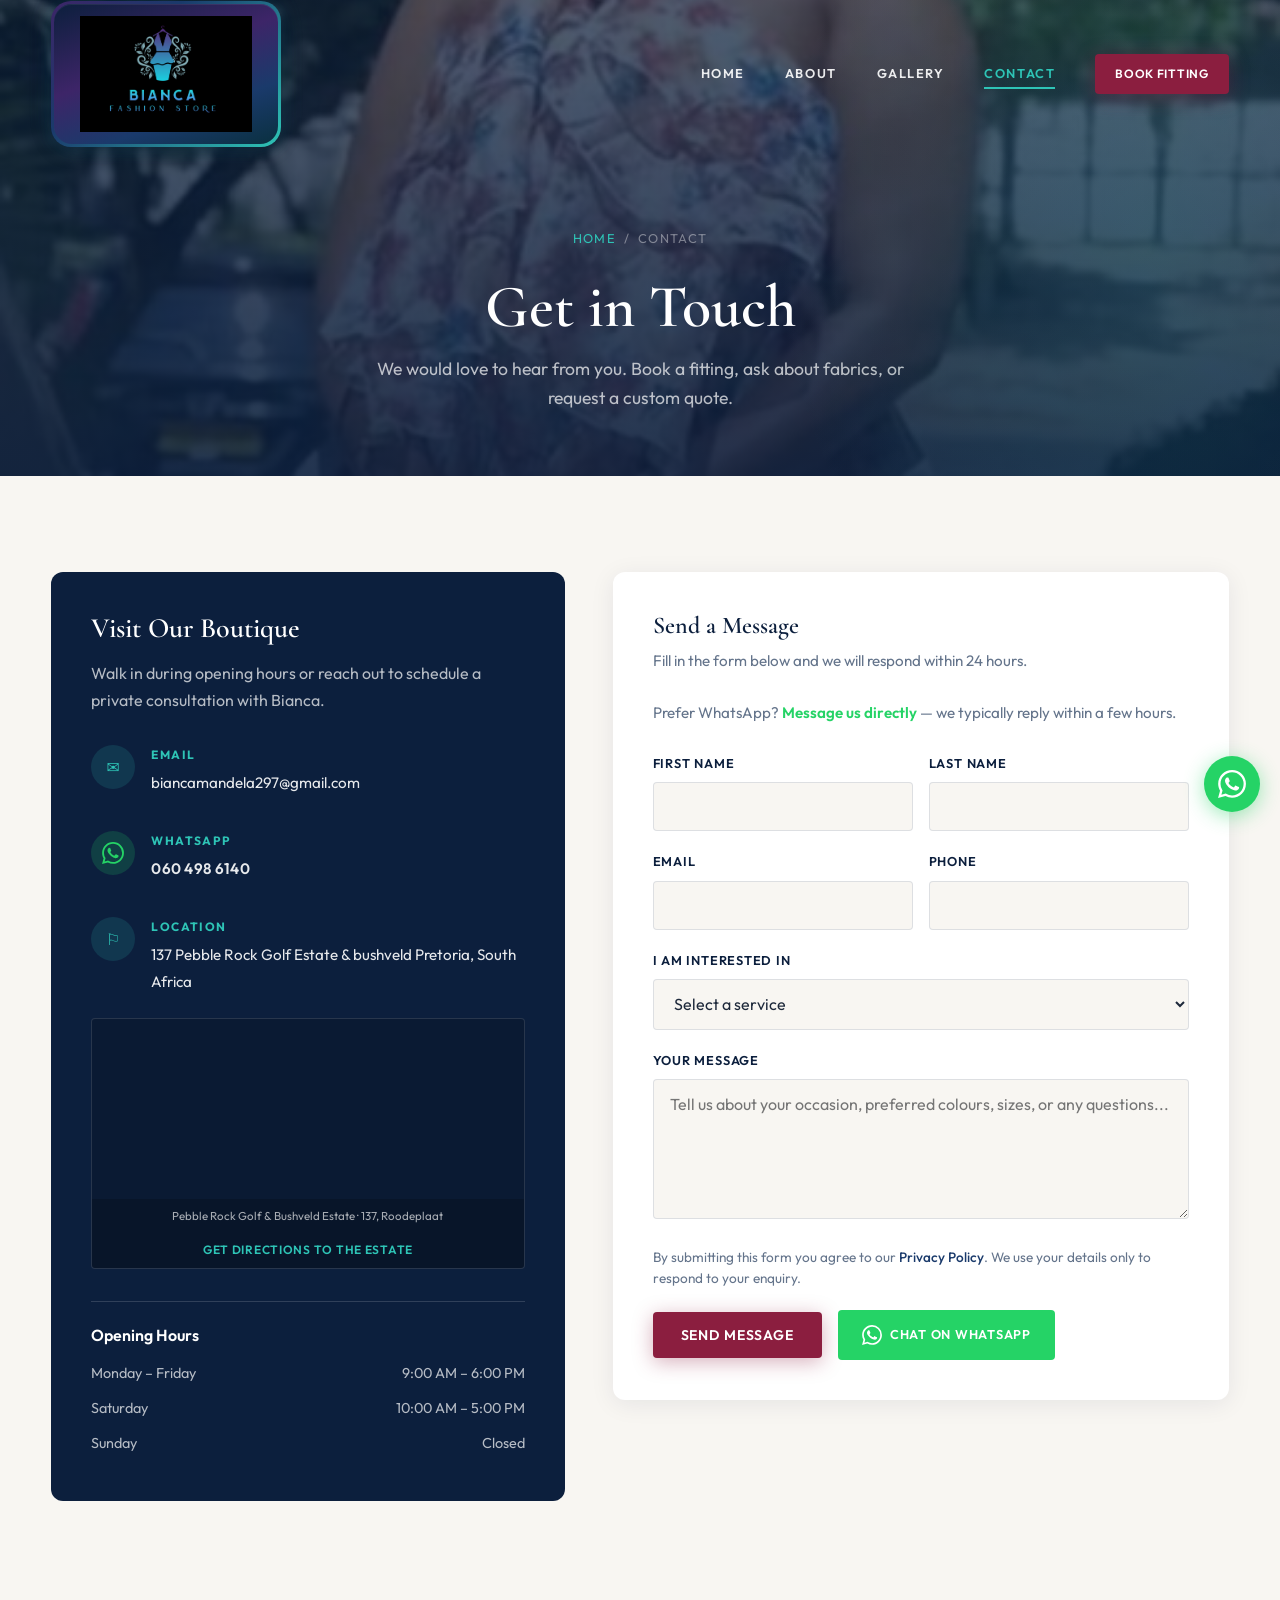
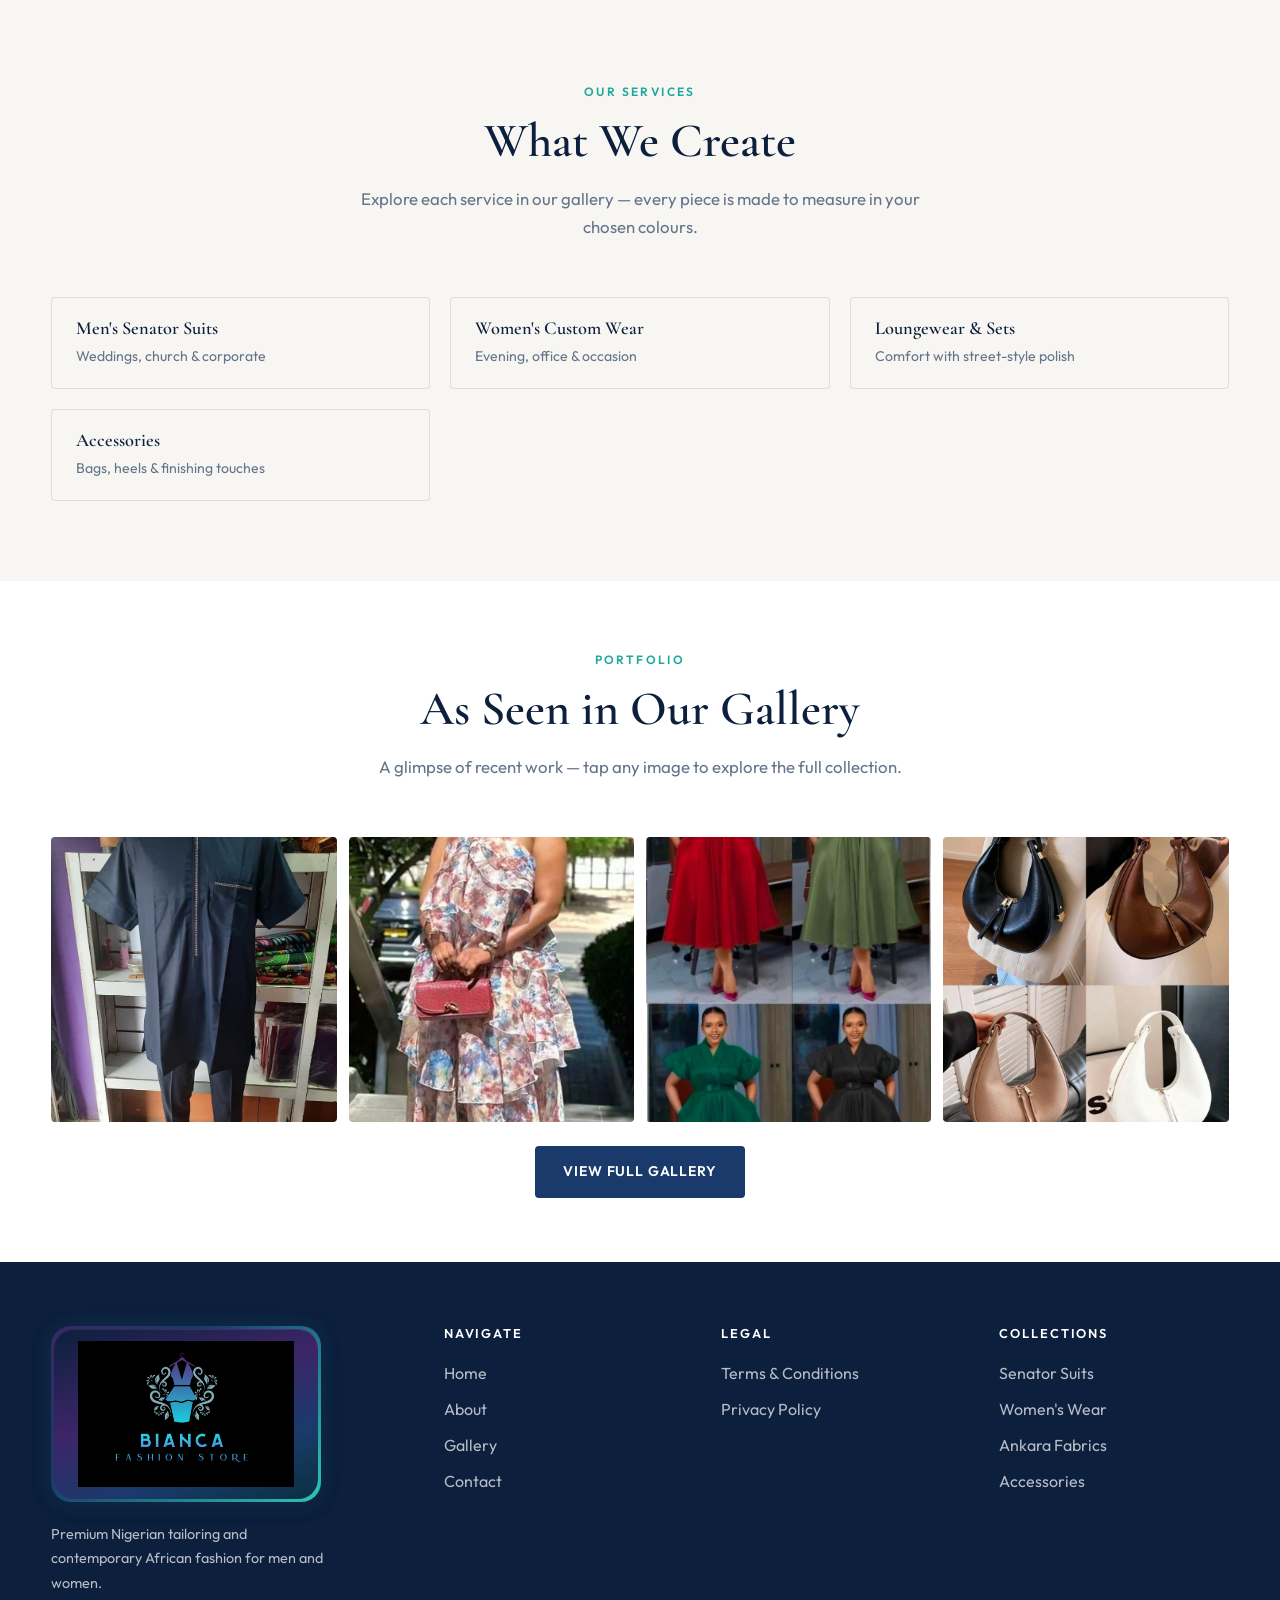
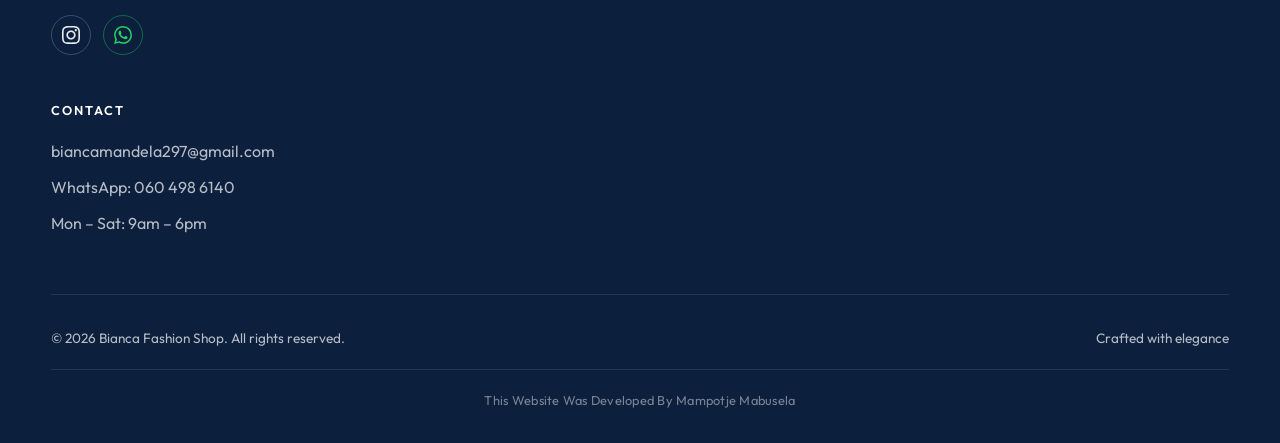
<file: contact.html>
<!DOCTYPE html>
<html lang="en">
<head>
  <meta charset="UTF-8">
  <meta name="viewport" content="width=device-width, initial-scale=1.0">
  <meta name="description" content="Contact Bianca Fashion Shop — book a fitting, request a quote, or visit our boutique.">
  <title>Contact | Bianca Fashion Shop</title>
  <link rel="preconnect" href="https://fonts.googleapis.com">
  <link rel="preconnect" href="https://fonts.gstatic.com" crossorigin>
  <link href="https://fonts.googleapis.com/css2?family=Cormorant+Garamond:ital,wght@0,500;0,600;0,700;1,500&family=Outfit:wght@300;400;500;600;700&display=swap" rel="stylesheet">
  <link rel="stylesheet" href="css/styles.css">
  <link rel="icon" href="images/logo.png" type="image/png">
</head>
<body>
  <a class="skip-link" href="#main-content">Skip to main content</a>
  <header class="site-header scrolled">
    <div class="header-inner">
      <a href="index.html" class="logo" aria-label="Bianca Fashion Store home">
        <img src="images/logo.png" alt="Bianca Fashion Store" class="logo-img" width="440" height="140">
      </a>
      <button class="nav-toggle" aria-label="Open menu" aria-expanded="false">
        <span></span><span></span><span></span>
      </button>
      <nav class="main-nav" aria-label="Main navigation">
        <a href="index.html" class="nav-link">Home</a>
        <a href="about.html" class="nav-link">About</a>
        <a href="gallery.html" class="nav-link">Gallery</a>
        <a href="contact.html" class="nav-link active">Contact</a>
        <a href="contact.html" class="btn btn-primary nav-cta">Book Fitting</a>
      </nav>
    </div>
  </header>

  <main id="main-content" class="page-contact">
    <section class="page-hero page-hero--with-bg">
      <div class="page-hero-bg" aria-hidden="true">
        <img src="images/floral-ruffle-maxi.png" alt="">
      </div>
      <div class="page-hero-overlay" aria-hidden="true"></div>
      <div class="container">
        <nav class="breadcrumb" aria-label="Breadcrumb">
          <a href="index.html">Home</a>
          <span>/</span>
          <span>Contact</span>
        </nav>
        <h1>Get in Touch</h1>
        <p>We would love to hear from you. Book a fitting, ask about fabrics, or request a custom quote.</p>
      </div>
    </section>

    <section>
      <div class="container contact-layout">
        <aside class="contact-info fade-in">
          <h2>Visit Our Boutique</h2>
          <p>Walk in during opening hours or reach out to schedule a private consultation with Bianca.</p>
          <div class="contact-detail">
            <div class="contact-detail-icon" aria-hidden="true">&#9993;</div>
            <div>
              <strong>Email</strong>
              <a href="mailto:biancamandela297@gmail.com">biancamandela297@gmail.com</a>
            </div>
          </div>
          <a
            href="https://wa.me/27604986140"
            class="contact-detail contact-detail--link contact-detail--whatsapp"
            target="_blank"
            rel="noopener noreferrer"
            aria-label="Chat on WhatsApp: 060 498 6140"
          >
            <div class="contact-detail-icon contact-detail-icon--whatsapp" aria-hidden="true">
              <svg class="whatsapp-icon" viewBox="0 0 24 24" xmlns="http://www.w3.org/2000/svg" focusable="false">
                <path d="M17.472 14.382c-.297-.149-1.758-.867-2.03-.967-.273-.099-.471-.148-.67.15-.197.297-.767.966-.94 1.164-.173.199-.347.223-.644.075-.297-.15-1.255-.463-2.39-1.475-.883-.788-1.48-1.761-1.653-2.059-.173-.297-.018-.458.13-.606.134-.133.298-.347.446-.52.149-.174.198-.298.298-.497.099-.198.05-.371-.025-.52-.075-.149-.669-1.612-.916-2.207-.242-.579-.487-.5-.669-.51-.173-.008-.371-.01-.57-.01-.198 0-.52.074-.792.372-.272.297-1.04 1.016-1.04 2.479 0 1.462 1.065 2.875 1.213 3.074.149.198 2.096 3.2 5.077 4.487.709.306 1.262.489 1.694.625.712.227 1.36.195 1.871.118.571-.085 1.758-.719 2.006-1.413.248-.694.248-1.289.173-1.413-.074-.124-.272-.198-.57-.347m-5.421 7.403h-.004a9.87 9.87 0 01-5.031-1.378l-.361-.214-3.741.982.998-3.648-.235-.374a9.86 9.86 0 01-1.51-5.26c.001-5.45 4.436-9.884 9.888-9.884 2.64 0 5.122 1.03 6.988 2.898a9.825 9.825 0 012.893 6.994c-.003 5.45-4.435 9.884-9.885 9.884m8.413-18.297A11.815 11.815 0 0012.05 0C5.495 0 .16 5.335.157 11.892c0 2.096.547 4.142 1.588 5.945L.057 24l6.305-1.654a11.882 11.882 0 005.683 1.448h.005c6.554 0 11.89-5.335 11.893-11.893a11.821 11.821 0 00-3.48-8.413z"/>
              </svg>
            </div>
            <div>
              <strong>WhatsApp</strong>
              <span class="contact-whatsapp-number">060 498 6140</span>
            </div>
          </a>
          <div class="contact-detail">
            <div class="contact-detail-icon" aria-hidden="true">&#9872;</div>
            <div>
              <strong>Location</strong>
              <span>137 Pebble Rock Golf Estate &amp; bushveld Pretoria, South Africa</span>
            </div>
          </div>

          <div class="contact-map fade-in">
            <iframe
              title="Map pin at Pebble Rock Golf and Bushveld Estate, Roodeplaat"
              src="https://maps.google.com/maps?q=-25.614153,28.389766&amp;hl=en&amp;z=17&amp;output=embed"
              loading="lazy"
              referrerpolicy="no-referrer-when-downgrade"
              allowfullscreen
            ></iframe>
            <p class="contact-map-caption">Pebble Rock Golf &amp; Bushveld Estate · 137, Roodeplaat</p>
            <a
              href="https://www.google.com/maps/dir/?api=1&amp;destination=-25.614153,28.389766"
              class="contact-map-link"
              target="_blank"
              rel="noopener noreferrer"
            >Get directions to the estate</a>
          </div>

          <div class="contact-hours">
            <h3>Opening Hours</h3>
            <ul>
              <li><span>Monday – Friday</span><span>9:00 AM – 6:00 PM</span></li>
              <li><span>Saturday</span><span>10:00 AM – 5:00 PM</span></li>
              <li><span>Sunday</span><span>Closed</span></li>
            </ul>
          </div>
        </aside>

        <div class="contact-form-wrap fade-in">
          <h2>Send a Message</h2>
          <p>Fill in the form below and we will respond within 24 hours.</p>
          <p class="contact-whatsapp-prompt">Prefer WhatsApp? <a href="https://wa.me/27604986140?text=Hi%20Bianca%2C%20I%27d%20like%20to%20enquire." target="_blank" rel="noopener noreferrer">Message us directly</a> — we typically reply within a few hours.</p>
          <div class="form-success" role="status" aria-live="polite"></div>
          <form id="contact-form" novalidate>
            <input type="text" name="botcheck" class="form-honey" tabindex="-1" autocomplete="off" aria-hidden="true">
            <div class="form-row">
              <div class="form-group">
                <label for="first-name">First Name</label>
                <input type="text" id="first-name" name="First Name" required autocomplete="given-name">
              </div>
              <div class="form-group">
                <label for="last-name">Last Name</label>
                <input type="text" id="last-name" name="Last Name" required autocomplete="family-name">
              </div>
            </div>
            <div class="form-row">
              <div class="form-group">
                <label for="email">Email</label>
                <input type="email" id="email" name="email" required autocomplete="email">
              </div>
              <div class="form-group">
                <label for="phone">Phone</label>
                <input type="tel" id="phone" name="Phone" autocomplete="tel">
              </div>
            </div>
            <div class="form-group">
              <label for="service">I am interested in</label>
                <select id="service" name="Service" required>
                <option value="">Select a service</option>
                <option value="senator">Men's Senator Suit</option>
                <option value="womens">Women's Custom Wear</option>
                <option value="ankara">Ankara / Fabric Order</option>
                <option value="accessories">Accessories</option>
                <option value="fitting">Book a Fitting</option>
                <option value="other">Other</option>
              </select>
            </div>
            <div class="form-group">
              <label for="message">Your Message</label>
              <textarea id="message" name="Message" required placeholder="Tell us about your occasion, preferred colours, sizes, or any questions..."></textarea>
            </div>
            <p class="form-privacy-note">By submitting this form you agree to our <a href="privacy.html">Privacy Policy</a>. We use your details only to respond to your enquiry.</p>
            <div class="contact-actions-row">
              <button type="submit" class="btn btn-primary">Send Message</button>
              <a href="https://wa.me/27604986140?text=Hi%20Bianca%2C%20I%27d%20like%20to%20book%20a%20fitting." class="btn-whatsapp-inline" target="_blank" rel="noopener noreferrer">
                <svg width="20" height="20" viewBox="0 0 24 24" fill="currentColor" aria-hidden="true"><path d="M17.472 14.382c-.297-.149-1.758-.867-2.03-.967-.273-.099-.471-.148-.67.15-.197.297-.767.966-.94 1.164-.173.199-.347.223-.644.075-.297-.15-1.255-.463-2.39-1.475-.883-.788-1.48-1.761-1.653-2.059-.173-.297-.018-.458.13-.606.134-.133.298-.347.446-.52.149-.174.198-.298.298-.497.099-.198.05-.371-.025-.52-.075-.149-.669-1.612-.916-2.207-.242-.579-.487-.5-.669-.51-.173-.008-.371-.01-.57-.01-.198 0-.52.074-.792.372-.272.297-1.04 1.016-1.04 2.479 0 1.462 1.065 2.875 1.213 3.074.149.198 2.096 3.2 5.077 4.487.709.306 1.262.489 1.694.625.712.227 1.36.195 1.871.118.571-.085 1.758-.719 2.006-1.413.248-.694.248-1.289.173-1.413-.074-.124-.272-.198-.57-.347m-5.421 7.403h-.004a9.87 9.87 0 01-5.031-1.378l-.361-.214-3.741.982.998-3.648-.235-.374a9.86 9.86 0 01-1.51-5.26c.001-5.45 4.436-9.884 9.888-9.884 2.64 0 5.122 1.03 6.988 2.898a9.825 9.825 0 012.893 6.994c-.003 5.45-4.435 9.884-9.885 9.884m8.413-18.297A11.815 11.815 0 0012.05 0C5.495 0 .16 5.335.157 11.892c0 2.096.547 4.142 1.588 5.945L.057 24l6.305-1.654a11.882 11.882 0 005.683 1.448h.005c6.554 0 11.89-5.335 11.893-11.893a11.821 11.821 0 00-3.48-8.413z"/></svg>
                Chat on WhatsApp
              </a>
            </div>
          </form>
        </div>
      </div>
    </section>

    <section class="services-hub section-padded" aria-labelledby="services-heading">
      <div class="container">
        <div class="section-header fade-in">
          <span class="section-label">Our Services</span>
          <h2 id="services-heading" class="section-title">What We Create</h2>
          <p class="section-subtitle">Explore each service in our gallery — every piece is made to measure in your chosen colours.</p>
        </div>
        <div class="journey-services fade-in">
          <a href="gallery.html?filter=mens" class="journey-service-card">
            <h3>Men's Senator Suits</h3>
            <p>Weddings, church &amp; corporate</p>
          </a>
          <a href="gallery.html?filter=womens" class="journey-service-card">
            <h3>Women's Custom Wear</h3>
            <p>Evening, office &amp; occasion</p>
          </a>
          <a href="gallery.html?filter=loungewear" class="journey-service-card">
            <h3>Loungewear &amp; Sets</h3>
            <p>Comfort with street-style polish</p>
          </a>
          <a href="gallery.html?filter=accessories" class="journey-service-card">
            <h3>Accessories</h3>
            <p>Bags, heels &amp; finishing touches</p>
          </a>
        </div>
      </div>
    </section>

    <section class="gallery-preview" aria-labelledby="gallery-preview-heading">
      <div class="container">
        <div class="section-header fade-in">
          <span class="section-label">Portfolio</span>
          <h2 id="gallery-preview-heading" class="section-title">As Seen in Our Gallery</h2>
          <p class="section-subtitle">A glimpse of recent work — tap any image to explore the full collection.</p>
        </div>
        <div class="gallery-preview-grid fade-in">
          <a href="gallery.html?filter=mens"><img src="images/senator-navy.png" alt="Senator suit" loading="lazy" decoding="async"></a>
          <a href="gallery.html?filter=womens"><img src="images/floral-ruffle-maxi.png" alt="Evening wear" loading="lazy" decoding="async"></a>
          <a href="gallery.html?filter=womens"><img src="images/wrap-dress-colors.png" alt="Wrap dresses" loading="lazy" decoding="async"></a>
          <a href="gallery.html?filter=accessories"><img src="images/crescent-bags-colors.png" alt="Accessories" loading="lazy" decoding="async"></a>
        </div>
        <p class="text-center fade-in"><a href="gallery.html" class="btn btn-secondary">View Full Gallery</a></p>
      </div>
    </section>
  </main>

  <a href="https://wa.me/27604986140?text=Hi%20Bianca%2C%20I%27d%20like%20to%20book%20a%20fitting." class="wa-fab" target="_blank" rel="noopener noreferrer" aria-label="Chat on WhatsApp">
    <svg viewBox="0 0 24 24" xmlns="http://www.w3.org/2000/svg" aria-hidden="true" focusable="false"><path d="M17.472 14.382c-.297-.149-1.758-.867-2.03-.967-.273-.099-.471-.148-.67.15-.197.297-.767.966-.94 1.164-.173.199-.347.223-.644.075-.297-.15-1.255-.463-2.39-1.475-.883-.788-1.48-1.761-1.653-2.059-.173-.297-.018-.458.13-.606.134-.133.298-.347.446-.52.149-.174.198-.298.298-.497.099-.198.05-.371-.025-.52-.075-.149-.669-1.612-.916-2.207-.242-.579-.487-.5-.669-.51-.173-.008-.371-.01-.57-.01-.198 0-.52.074-.792.372-.272.297-1.04 1.016-1.04 2.479 0 1.462 1.065 2.875 1.213 3.074.149.198 2.096 3.2 5.077 4.487.709.306 1.262.489 1.694.625.712.227 1.36.195 1.871.118.571-.085 1.758-.719 2.006-1.413.248-.694.248-1.289.173-1.413-.074-.124-.272-.198-.57-.347m-5.421 7.403h-.004a9.87 9.87 0 01-5.031-1.378l-.361-.214-3.741.982.998-3.648-.235-.374a9.86 9.86 0 01-1.51-5.26c.001-5.45 4.436-9.884 9.888-9.884 2.64 0 5.122 1.03 6.988 2.898a9.825 9.825 0 012.893 6.994c-.003 5.45-4.435 9.884-9.885 9.884m8.413-18.297A11.815 11.815 0 0012.05 0C5.495 0 .16 5.335.157 11.892c0 2.096.547 4.142 1.588 5.945L.057 24l6.305-1.654a11.882 11.882 0 005.683 1.448h.005c6.554 0 11.89-5.335 11.893-11.893a11.821 11.821 0 00-3.48-8.413z"/></svg>
  </a>
  <div class="mobile-cta-bar" role="navigation" aria-label="Quick actions">
    <a href="https://wa.me/27604986140?text=Hi%20Bianca%2C%20I%27d%20like%20to%20book%20a%20fitting." class="btn-wa" target="_blank" rel="noopener noreferrer">WhatsApp</a>
    <a href="contact.html" class="btn-contact">Book Fitting</a>
  </div>

  <footer class="site-footer">
    <div class="container">
      <div class="footer-grid">
        <div class="footer-brand">
          <a href="index.html" class="footer-logo logo" aria-label="Bianca Fashion Store home">
            <img src="images/logo.png" alt="Bianca Fashion Store" class="logo-img" width="520" height="170">
          </a>
          <p>Premium Nigerian tailoring and contemporary African fashion for men and women.</p>
          <div class="footer-social">
            <a href="https://www.instagram.com/biancamandela/" target="_blank" rel="noopener noreferrer" aria-label="Follow Bianca on Instagram @biancamandela" class="footer-social-instagram">
              <svg class="social-icon instagram-icon" viewBox="0 0 24 24" xmlns="http://www.w3.org/2000/svg" aria-hidden="true" focusable="false">
                <path d="M12 2.163c3.204 0 3.584.012 4.85.07 3.252.148 4.771 1.691 4.919 4.919.058 1.265.069 1.645.069 4.849 0 3.205-.012 3.584-.069 4.849-.149 3.225-1.664 4.771-4.919 4.919-1.266.058-1.644.07-4.85.07-3.204 0-3.584-.012-4.849-.07-3.26-.149-4.771-1.699-4.919-4.92-.058-1.265-.07-1.644-.07-4.849 0-3.204.013-3.583.07-4.849.149-3.227 1.664-4.771 4.919-4.919 1.266-.057 1.645-.069 4.849-.069zm0-2.163c-3.259 0-3.667.014-4.947.072-4.358.2-6.78 2.618-6.98 6.98-.059 1.281-.073 1.689-.073 4.948 0 3.259.014 3.668.072 4.948.2 4.358 2.618 6.78 6.98 6.98 1.281.058 1.689.072 4.948.072 3.259 0 3.668-.014 4.948-.072 4.354-.2 6.782-2.618 6.979-6.98.059-1.28.073-1.689.073-4.948 0-3.259-.014-3.667-.072-4.947-.196-4.354-2.617-6.78-6.979-6.98-1.281-.059-1.69-.073-4.949-.073zm0 5.838c-3.403 0-6.162 2.759-6.162 6.162s2.759 6.163 6.162 6.163 6.162-2.759 6.162-6.163c0-3.403-2.759-6.162-6.162-6.162zm0 10.162c-2.209 0-4-1.79-4-4 0-2.209 1.791-4 4-4s4 1.791 4 4c0 2.21-1.791 4-4 4zm6.406-11.845c-.796 0-1.441.645-1.441 1.44s.645 1.44 1.441 1.44c.795 0 1.439-.645 1.439-1.44s-.644-1.44-1.439-1.44z"/>
              </svg>
            </a>
            <a href="https://wa.me/27604986140" target="_blank" rel="noopener noreferrer" aria-label="WhatsApp: 060 498 6140" class="footer-social-whatsapp">
              <svg class="whatsapp-icon" viewBox="0 0 24 24" xmlns="http://www.w3.org/2000/svg" aria-hidden="true" focusable="false">
                <path d="M17.472 14.382c-.297-.149-1.758-.867-2.03-.967-.273-.099-.471-.148-.67.15-.197.297-.767.966-.94 1.164-.173.199-.347.223-.644.075-.297-.15-1.255-.463-2.39-1.475-.883-.788-1.48-1.761-1.653-2.059-.173-.297-.018-.458.13-.606.134-.133.298-.347.446-.52.149-.174.198-.298.298-.497.099-.198.05-.371-.025-.52-.075-.149-.669-1.612-.916-2.207-.242-.579-.487-.5-.669-.51-.173-.008-.371-.01-.57-.01-.198 0-.52.074-.792.372-.272.297-1.04 1.016-1.04 2.479 0 1.462 1.065 2.875 1.213 3.074.149.198 2.096 3.2 5.077 4.487.709.306 1.262.489 1.694.625.712.227 1.36.195 1.871.118.571-.085 1.758-.719 2.006-1.413.248-.694.248-1.289.173-1.413-.074-.124-.272-.198-.57-.347m-5.421 7.403h-.004a9.87 9.87 0 01-5.031-1.378l-.361-.214-3.741.982.998-3.648-.235-.374a9.86 9.86 0 01-1.51-5.26c.001-5.45 4.436-9.884 9.888-9.884 2.64 0 5.122 1.03 6.988 2.898a9.825 9.825 0 012.893 6.994c-.003 5.45-4.435 9.884-9.885 9.884m8.413-18.297A11.815 11.815 0 0012.05 0C5.495 0 .16 5.335.157 11.892c0 2.096.547 4.142 1.588 5.945L.057 24l6.305-1.654a11.882 11.882 0 005.683 1.448h.005c6.554 0 11.89-5.335 11.893-11.893a11.821 11.821 0 00-3.48-8.413z"/>
              </svg>
            </a>
          </div>
        </div>
        <div class="footer-col">
          <h4>Navigate</h4>
          <ul>
            <li><a href="index.html">Home</a></li>
            <li><a href="about.html">About</a></li>
            <li><a href="gallery.html">Gallery</a></li>
            <li><a href="contact.html">Contact</a></li>
          </ul>
        </div>
        <div class="footer-col footer-col-legal">
          <h4>Legal</h4>
          <ul>
            <li><a href="terms.html">Terms &amp; Conditions</a></li>
            <li><a href="privacy.html">Privacy Policy</a></li>
          </ul>
        </div>
        <div class="footer-col">
          <h4>Collections</h4>
          <ul>
            <li><a href="gallery.html">Senator Suits</a></li>
            <li><a href="gallery.html">Women's Wear</a></li>
            <li><a href="gallery.html">Ankara Fabrics</a></li>
            <li><a href="gallery.html">Accessories</a></li>
          </ul>
        </div>
        <div class="footer-col">
          <h4>Contact</h4>
          <ul>
            <li><a href="mailto:biancamandela297@gmail.com">biancamandela297@gmail.com</a></li>
            <li><a href="https://wa.me/27604986140" target="_blank" rel="noopener noreferrer">WhatsApp: 060 498 6140</a></li>
            <li>Mon – Sat: 9am – 6pm</li>
          </ul>
        </div>
      </div>
      <div class="footer-bottom">
        <p>&copy; 2026 Bianca Fashion Shop. All rights reserved.</p>
        <p>Crafted with elegance</p>
      </div>
      <p class="footer-developer">This Website Was Developed By Mampotje Mabusela</p>
    </div>
  </footer>

  <script src="js/contact-config.js"></script>
  <script src="js/main.js"></script>
</body>
</html>
</file>
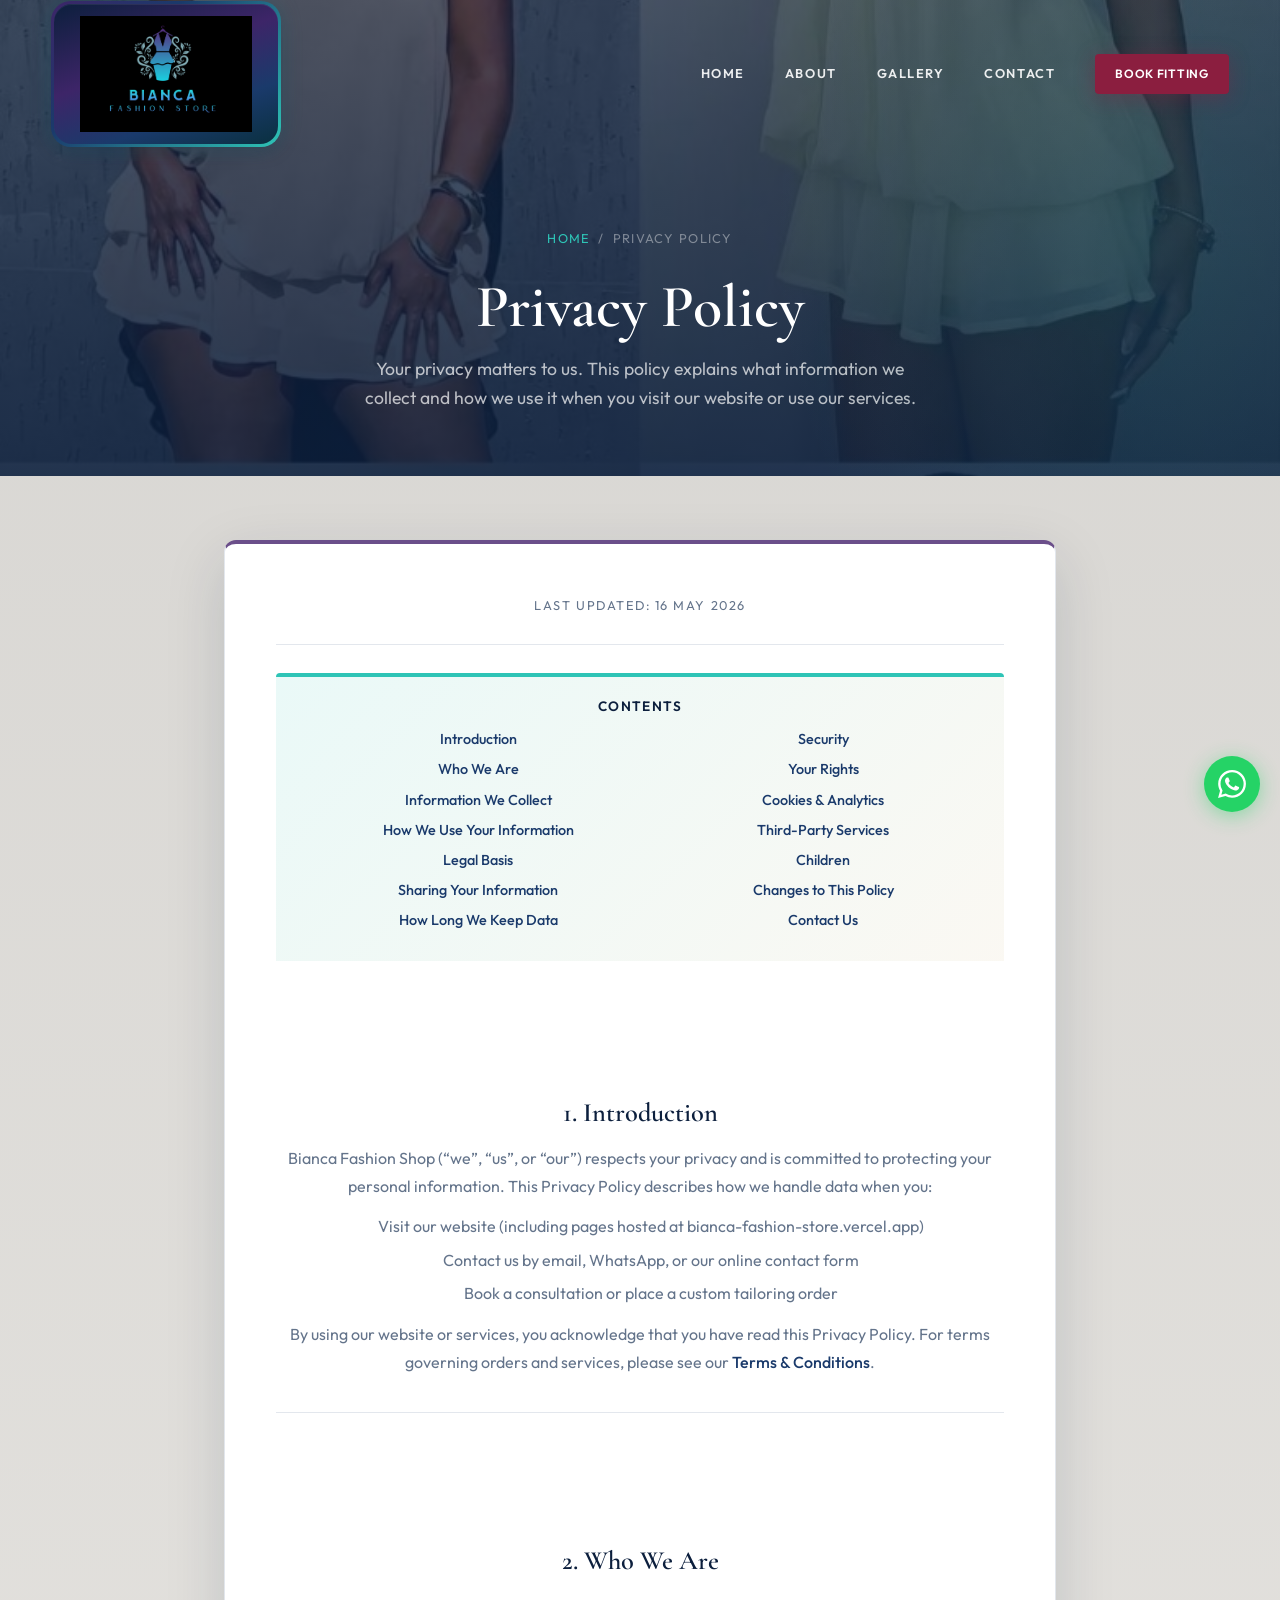
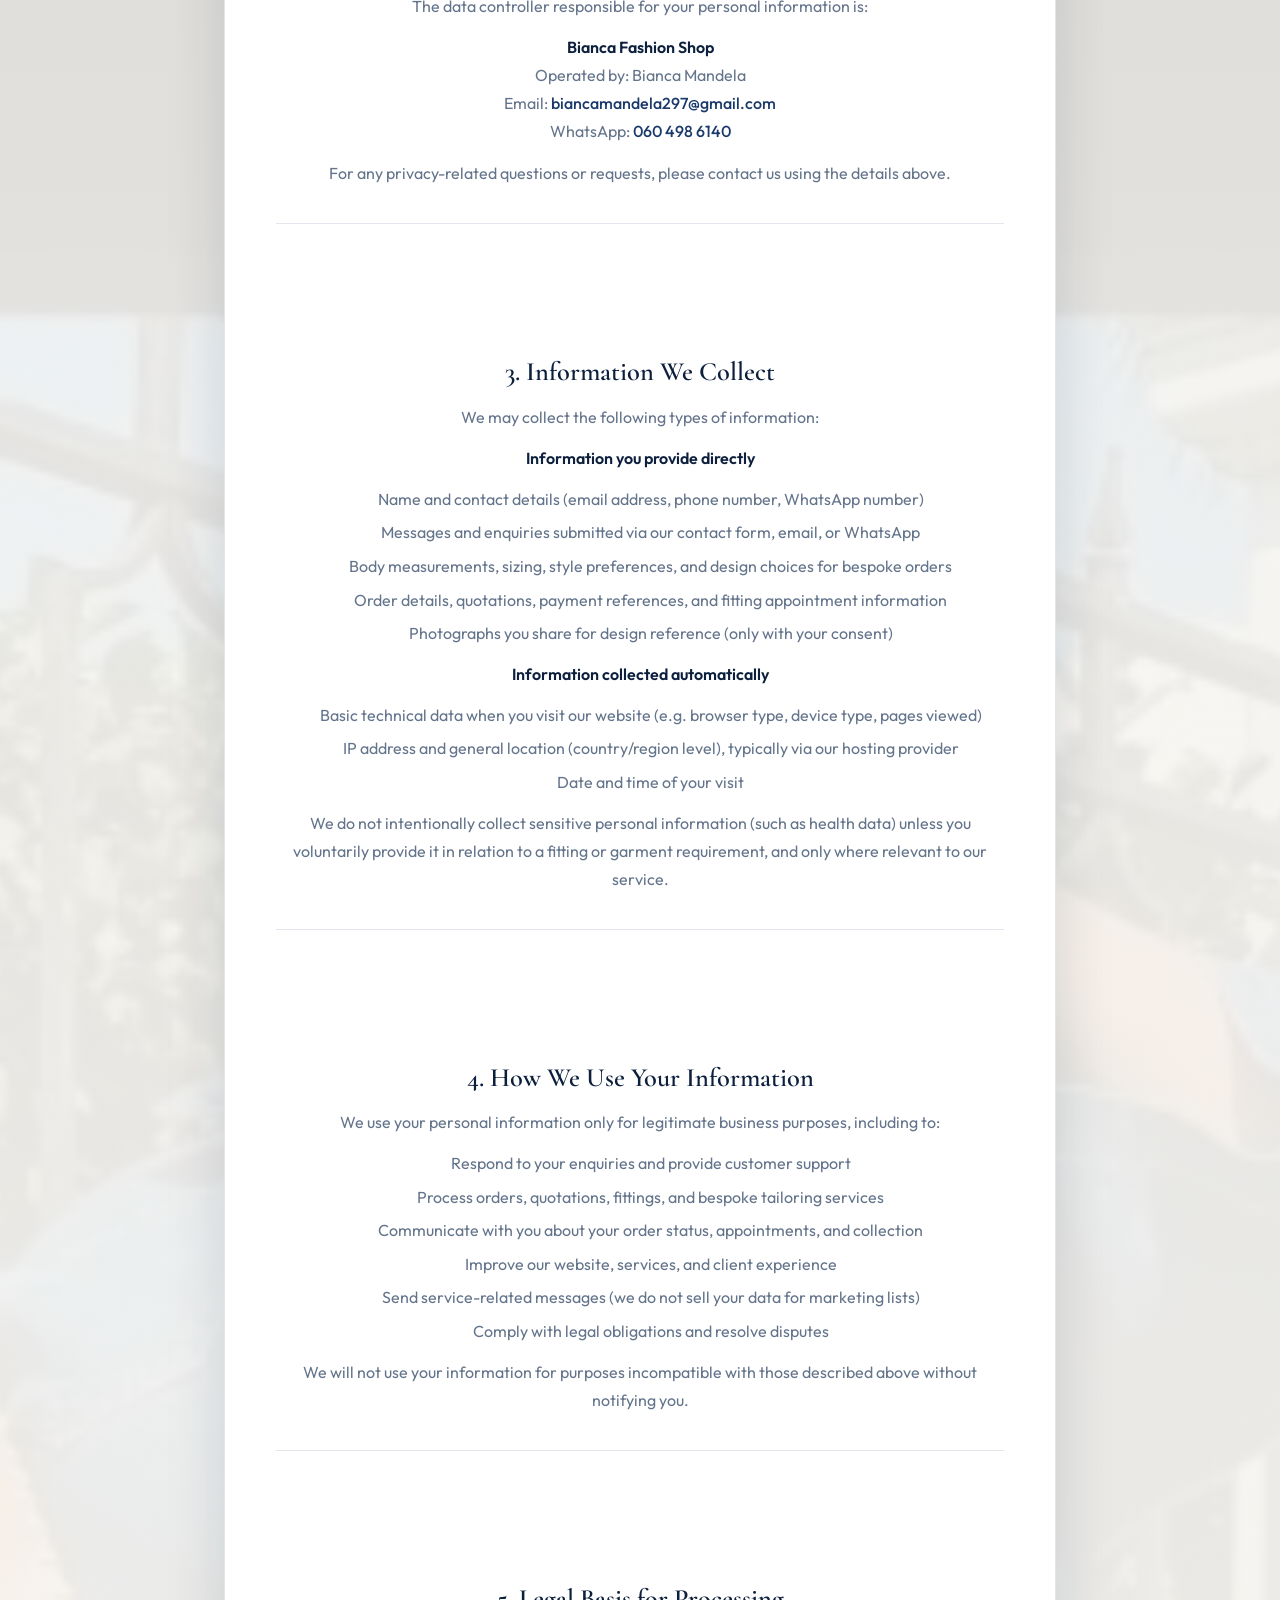
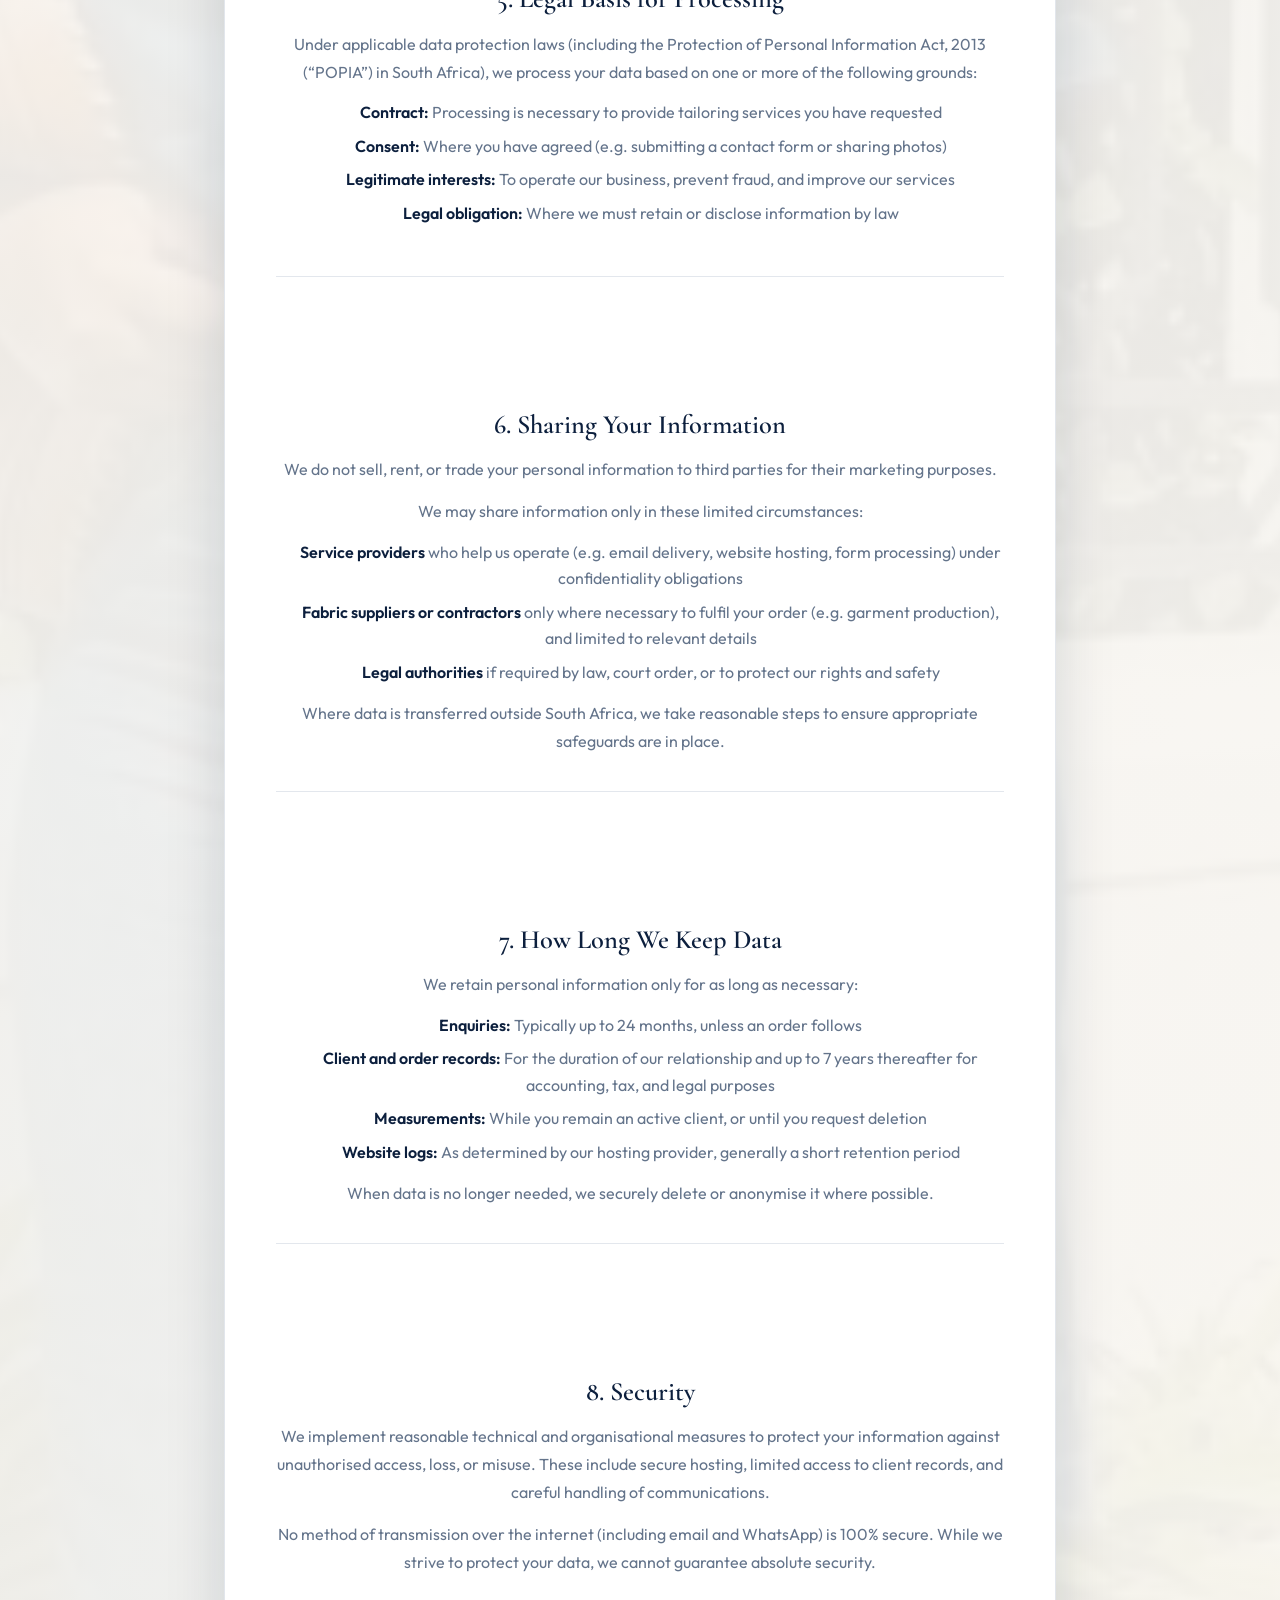
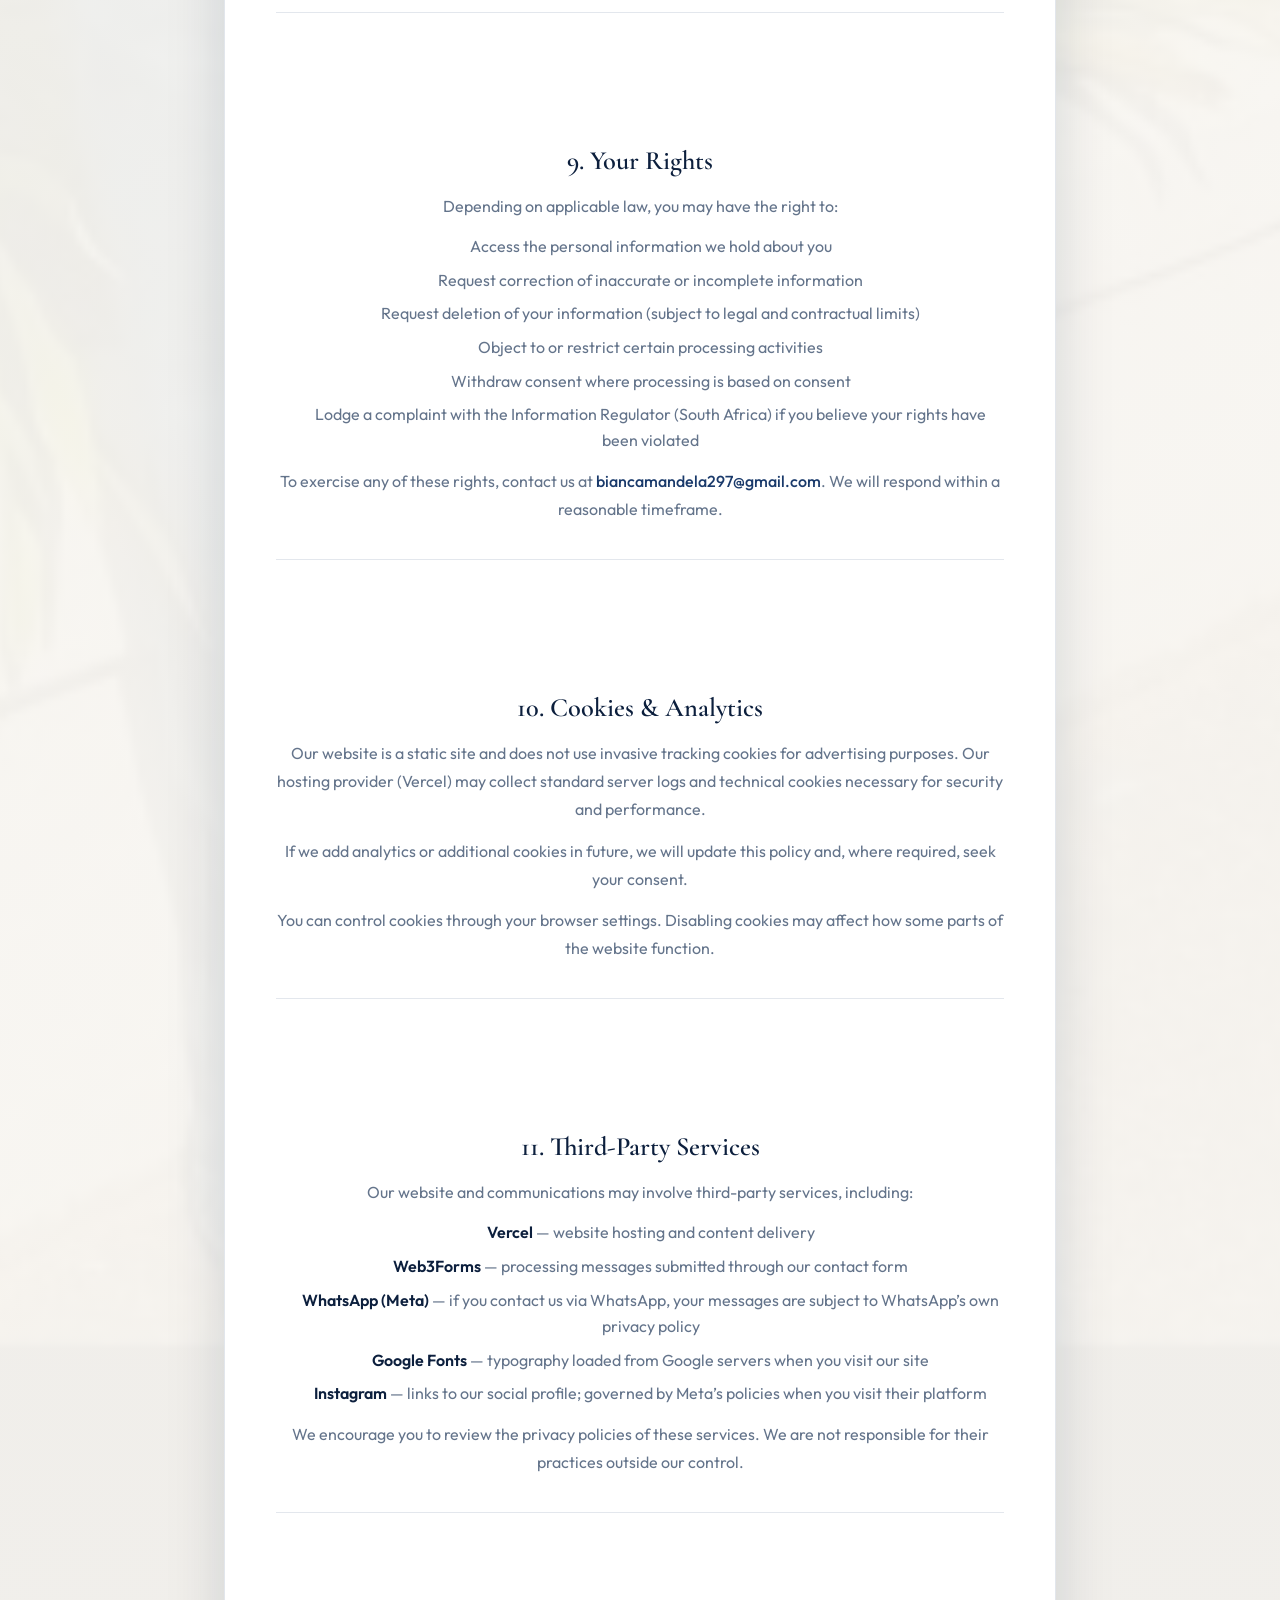
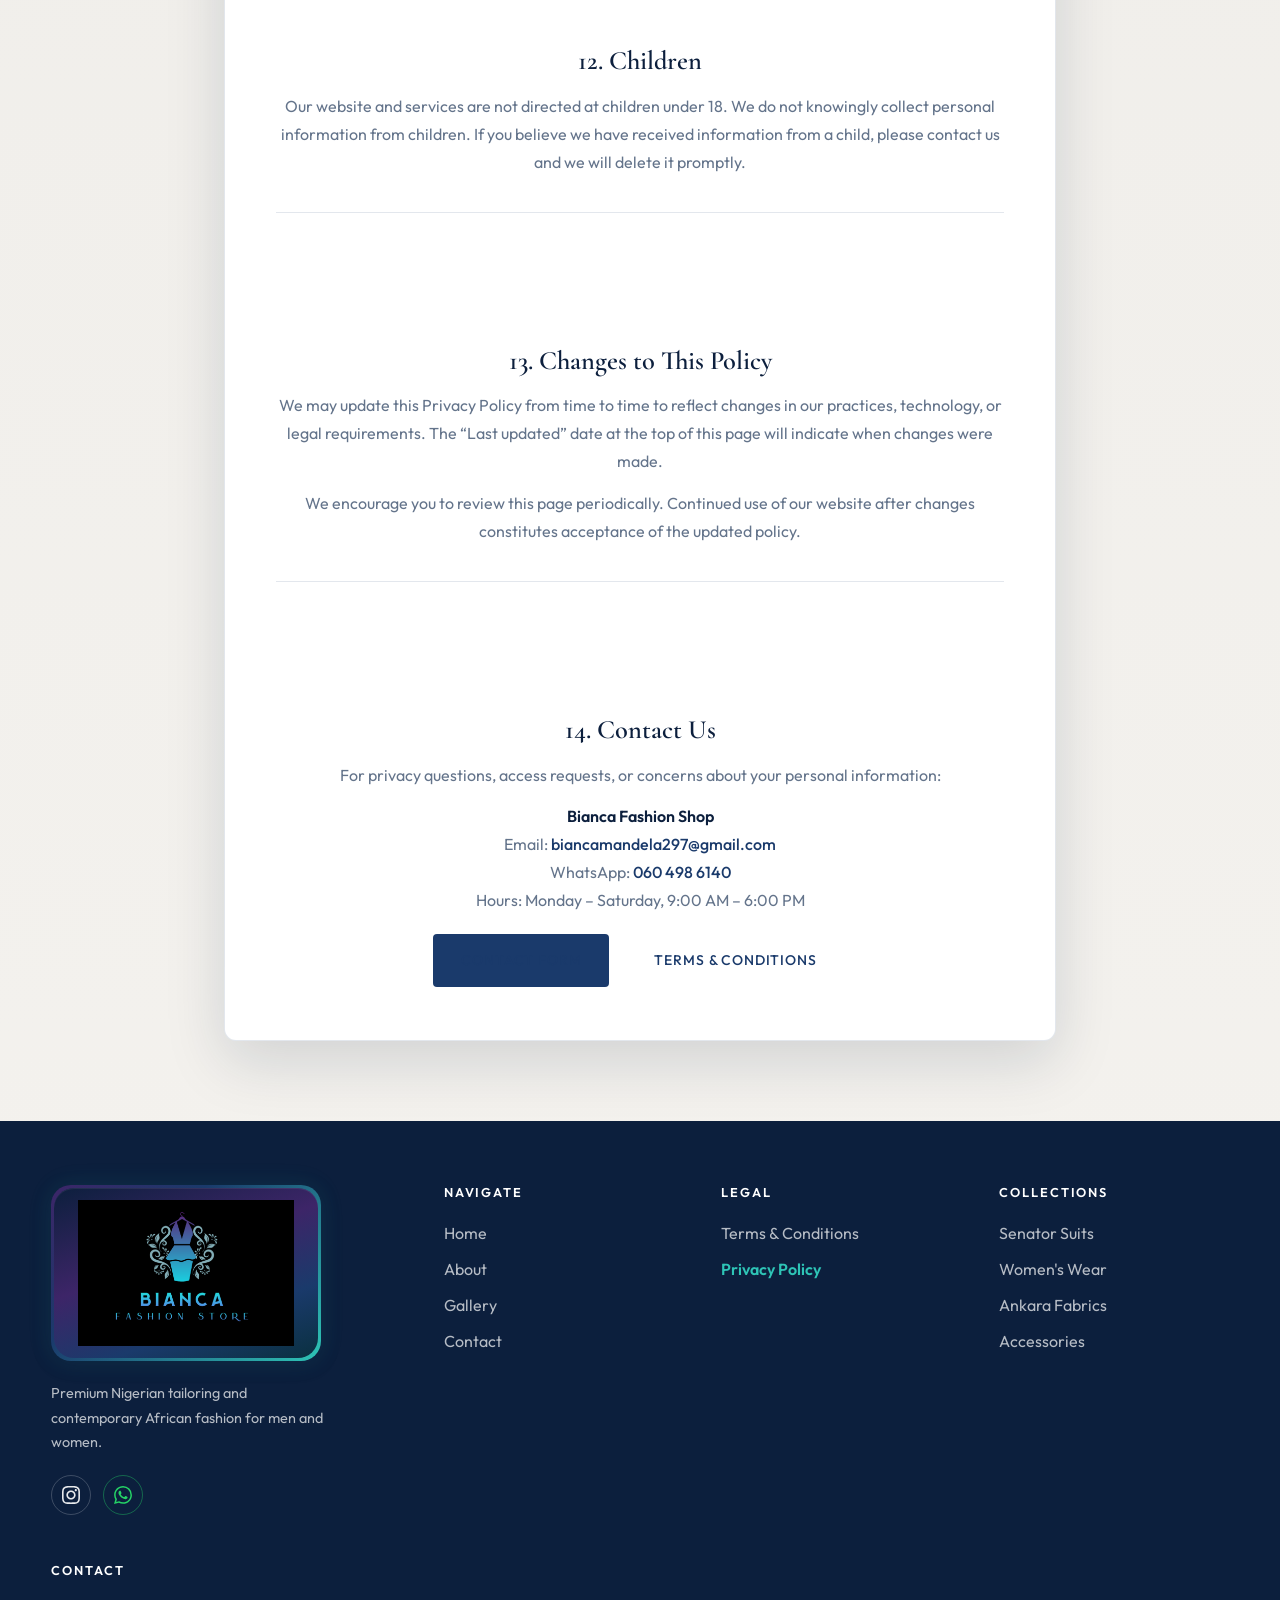
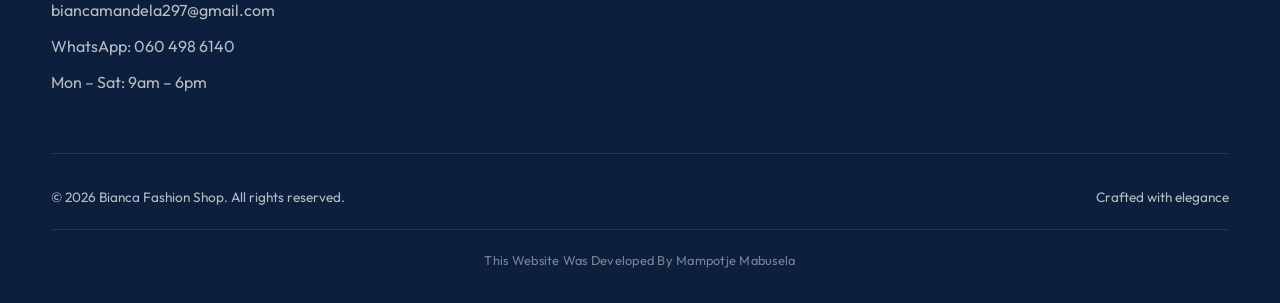
<file: privacy.html>
<!DOCTYPE html>
<html lang="en">
<head>
  <meta charset="UTF-8">
  <meta name="viewport" content="width=device-width, initial-scale=1.0">
  <meta name="description" content="Privacy Policy for Bianca Fashion Shop — how we collect, use, and protect your personal information.">
  <title>Privacy Policy | Bianca Fashion Shop</title>
  <link rel="preconnect" href="https://fonts.googleapis.com">
  <link rel="preconnect" href="https://fonts.gstatic.com" crossorigin>
  <link href="https://fonts.googleapis.com/css2?family=Cormorant+Garamond:ital,wght@0,500;0,600;0,700;1,500&family=Outfit:wght@300;400;500;600;700&display=swap" rel="stylesheet">
  <link rel="stylesheet" href="css/styles.css">
  <link rel="icon" href="images/logo.png" type="image/png">
</head>
<body>
  <a class="skip-link" href="#main-content">Skip to main content</a>
  <header class="site-header scrolled">
    <div class="header-inner">
      <a href="index.html" class="logo" aria-label="Bianca Fashion Store home">
        <img src="images/logo.png" alt="Bianca Fashion Store" class="logo-img" width="440" height="140">
      </a>
      <button class="nav-toggle" aria-label="Open menu" aria-expanded="false">
        <span></span><span></span><span></span>
      </button>
      <nav class="main-nav" aria-label="Main navigation">
        <a href="index.html" class="nav-link">Home</a>
        <a href="about.html" class="nav-link">About</a>
        <a href="gallery.html" class="nav-link">Gallery</a>
        <a href="contact.html" class="nav-link">Contact</a>
        <a href="contact.html" class="btn btn-primary nav-cta">Book Fitting</a>
      </nav>
    </div>
  </header>

  <main id="main-content" class="legal-page">
    <section class="page-hero page-hero--with-bg">
      <div class="page-hero-bg" aria-hidden="true">
        <img src="images/halter-chiffon-mini-colors.png" alt="">
      </div>
      <div class="page-hero-overlay" aria-hidden="true"></div>
      <div class="container">
        <nav class="breadcrumb" aria-label="Breadcrumb">
          <a href="index.html">Home</a>
          <span>/</span>
          <span>Privacy Policy</span>
        </nav>
        <h1>Privacy Policy</h1>
        <p>Your privacy matters to us. This policy explains what information we collect and how we use it when you visit our website or use our services.</p>
      </div>
    </section>

    <section class="terms-content">
      <div class="terms-content-bg" aria-hidden="true">
        <img src="images/denim-two-piece.png" alt="">
      </div>
      <div class="terms-content-overlay" aria-hidden="true"></div>
      <div class="container">
        <article class="terms-card terms-card--privacy fade-in">
          <p class="terms-meta">Last updated: 16 May 2026</p>

          <nav class="terms-toc" aria-label="Table of contents">
            <h2>Contents</h2>
            <ol>
              <li><a href="#introduction">Introduction</a></li>
              <li><a href="#controller">Who We Are</a></li>
              <li><a href="#collect">Information We Collect</a></li>
              <li><a href="#use">How We Use Your Information</a></li>
              <li><a href="#legal-basis">Legal Basis</a></li>
              <li><a href="#sharing">Sharing Your Information</a></li>
              <li><a href="#retention">How Long We Keep Data</a></li>
              <li><a href="#security">Security</a></li>
              <li><a href="#rights">Your Rights</a></li>
              <li><a href="#cookies">Cookies &amp; Analytics</a></li>
              <li><a href="#third-parties">Third-Party Services</a></li>
              <li><a href="#children">Children</a></li>
              <li><a href="#changes">Changes to This Policy</a></li>
              <li><a href="#contact-privacy">Contact Us</a></li>
            </ol>
          </nav>

          <section id="introduction" class="terms-section">
            <h2>1. Introduction</h2>
            <p>Bianca Fashion Shop (&ldquo;we&rdquo;, &ldquo;us&rdquo;, or &ldquo;our&rdquo;) respects your privacy and is committed to protecting your personal information. This Privacy Policy describes how we handle data when you:</p>
            <ul>
              <li>Visit our website (including pages hosted at bianca-fashion-store.vercel.app)</li>
              <li>Contact us by email, WhatsApp, or our online contact form</li>
              <li>Book a consultation or place a custom tailoring order</li>
            </ul>
            <p>By using our website or services, you acknowledge that you have read this Privacy Policy. For terms governing orders and services, please see our <a href="terms.html">Terms &amp; Conditions</a>.</p>
          </section>

          <section id="controller" class="terms-section">
            <h2>2. Who We Are</h2>
            <p>The data controller responsible for your personal information is:</p>
            <p>
              <strong>Bianca Fashion Shop</strong><br>
              Operated by: Bianca Mandela<br>
              Email: <a href="mailto:biancamandela297@gmail.com">biancamandela297@gmail.com</a><br>
              WhatsApp: <a href="https://wa.me/27604986140" target="_blank" rel="noopener noreferrer">060 498 6140</a>
            </p>
            <p>For any privacy-related questions or requests, please contact us using the details above.</p>
          </section>

          <section id="collect" class="terms-section">
            <h2>3. Information We Collect</h2>
            <p>We may collect the following types of information:</p>
            <p><strong>Information you provide directly</strong></p>
            <ul>
              <li>Name and contact details (email address, phone number, WhatsApp number)</li>
              <li>Messages and enquiries submitted via our contact form, email, or WhatsApp</li>
              <li>Body measurements, sizing, style preferences, and design choices for bespoke orders</li>
              <li>Order details, quotations, payment references, and fitting appointment information</li>
              <li>Photographs you share for design reference (only with your consent)</li>
            </ul>
            <p><strong>Information collected automatically</strong></p>
            <ul>
              <li>Basic technical data when you visit our website (e.g. browser type, device type, pages viewed)</li>
              <li>IP address and general location (country/region level), typically via our hosting provider</li>
              <li>Date and time of your visit</li>
            </ul>
            <p>We do not intentionally collect sensitive personal information (such as health data) unless you voluntarily provide it in relation to a fitting or garment requirement, and only where relevant to our service.</p>
          </section>

          <section id="use" class="terms-section">
            <h2>4. How We Use Your Information</h2>
            <p>We use your personal information only for legitimate business purposes, including to:</p>
            <ul>
              <li>Respond to your enquiries and provide customer support</li>
              <li>Process orders, quotations, fittings, and bespoke tailoring services</li>
              <li>Communicate with you about your order status, appointments, and collection</li>
              <li>Improve our website, services, and client experience</li>
              <li>Send service-related messages (we do not sell your data for marketing lists)</li>
              <li>Comply with legal obligations and resolve disputes</li>
            </ul>
            <p>We will not use your information for purposes incompatible with those described above without notifying you.</p>
          </section>

          <section id="legal-basis" class="terms-section">
            <h2>5. Legal Basis for Processing</h2>
            <p>Under applicable data protection laws (including the Protection of Personal Information Act, 2013 (&ldquo;POPIA&rdquo;) in South Africa), we process your data based on one or more of the following grounds:</p>
            <ul>
              <li><strong>Contract:</strong> Processing is necessary to provide tailoring services you have requested</li>
              <li><strong>Consent:</strong> Where you have agreed (e.g. submitting a contact form or sharing photos)</li>
              <li><strong>Legitimate interests:</strong> To operate our business, prevent fraud, and improve our services</li>
              <li><strong>Legal obligation:</strong> Where we must retain or disclose information by law</li>
            </ul>
          </section>

          <section id="sharing" class="terms-section">
            <h2>6. Sharing Your Information</h2>
            <p>We do not sell, rent, or trade your personal information to third parties for their marketing purposes.</p>
            <p>We may share information only in these limited circumstances:</p>
            <ul>
              <li><strong>Service providers</strong> who help us operate (e.g. email delivery, website hosting, form processing) under confidentiality obligations</li>
              <li><strong>Fabric suppliers or contractors</strong> only where necessary to fulfil your order (e.g. garment production), and limited to relevant details</li>
              <li><strong>Legal authorities</strong> if required by law, court order, or to protect our rights and safety</li>
            </ul>
            <p>Where data is transferred outside South Africa, we take reasonable steps to ensure appropriate safeguards are in place.</p>
          </section>

          <section id="retention" class="terms-section">
            <h2>7. How Long We Keep Data</h2>
            <p>We retain personal information only for as long as necessary:</p>
            <ul>
              <li><strong>Enquiries:</strong> Typically up to 24 months, unless an order follows</li>
              <li><strong>Client and order records:</strong> For the duration of our relationship and up to 7 years thereafter for accounting, tax, and legal purposes</li>
              <li><strong>Measurements:</strong> While you remain an active client, or until you request deletion</li>
              <li><strong>Website logs:</strong> As determined by our hosting provider, generally a short retention period</li>
            </ul>
            <p>When data is no longer needed, we securely delete or anonymise it where possible.</p>
          </section>

          <section id="security" class="terms-section">
            <h2>8. Security</h2>
            <p>We implement reasonable technical and organisational measures to protect your information against unauthorised access, loss, or misuse. These include secure hosting, limited access to client records, and careful handling of communications.</p>
            <p>No method of transmission over the internet (including email and WhatsApp) is 100% secure. While we strive to protect your data, we cannot guarantee absolute security.</p>
          </section>

          <section id="rights" class="terms-section">
            <h2>9. Your Rights</h2>
            <p>Depending on applicable law, you may have the right to:</p>
            <ul>
              <li>Access the personal information we hold about you</li>
              <li>Request correction of inaccurate or incomplete information</li>
              <li>Request deletion of your information (subject to legal and contractual limits)</li>
              <li>Object to or restrict certain processing activities</li>
              <li>Withdraw consent where processing is based on consent</li>
              <li>Lodge a complaint with the Information Regulator (South Africa) if you believe your rights have been violated</li>
            </ul>
            <p>To exercise any of these rights, contact us at <a href="mailto:biancamandela297@gmail.com">biancamandela297@gmail.com</a>. We will respond within a reasonable timeframe.</p>
          </section>

          <section id="cookies" class="terms-section">
            <h2>10. Cookies &amp; Analytics</h2>
            <p>Our website is a static site and does not use invasive tracking cookies for advertising purposes. Our hosting provider (Vercel) may collect standard server logs and technical cookies necessary for security and performance.</p>
            <p>If we add analytics or additional cookies in future, we will update this policy and, where required, seek your consent.</p>
            <p>You can control cookies through your browser settings. Disabling cookies may affect how some parts of the website function.</p>
          </section>

          <section id="third-parties" class="terms-section">
            <h2>11. Third-Party Services</h2>
            <p>Our website and communications may involve third-party services, including:</p>
            <ul>
              <li><strong>Vercel</strong> — website hosting and content delivery</li>
              <li><strong>Web3Forms</strong> — processing messages submitted through our contact form</li>
              <li><strong>WhatsApp (Meta)</strong> — if you contact us via WhatsApp, your messages are subject to WhatsApp&rsquo;s own privacy policy</li>
              <li><strong>Google Fonts</strong> — typography loaded from Google servers when you visit our site</li>
              <li><strong>Instagram</strong> — links to our social profile; governed by Meta&rsquo;s policies when you visit their platform</li>
            </ul>
            <p>We encourage you to review the privacy policies of these services. We are not responsible for their practices outside our control.</p>
          </section>

          <section id="children" class="terms-section">
            <h2>12. Children</h2>
            <p>Our website and services are not directed at children under 18. We do not knowingly collect personal information from children. If you believe we have received information from a child, please contact us and we will delete it promptly.</p>
          </section>

          <section id="changes" class="terms-section">
            <h2>13. Changes to This Policy</h2>
            <p>We may update this Privacy Policy from time to time to reflect changes in our practices, technology, or legal requirements. The &ldquo;Last updated&rdquo; date at the top of this page will indicate when changes were made.</p>
            <p>We encourage you to review this page periodically. Continued use of our website after changes constitutes acceptance of the updated policy.</p>
          </section>

          <section id="contact-privacy" class="terms-section">
            <h2>14. Contact Us</h2>
            <p>For privacy questions, access requests, or concerns about your personal information:</p>
            <p>
              <strong>Bianca Fashion Shop</strong><br>
              Email: <a href="mailto:biancamandela297@gmail.com">biancamandela297@gmail.com</a><br>
              WhatsApp: <a href="https://wa.me/27604986140" target="_blank" rel="noopener noreferrer">060 498 6140</a><br>
              Hours: Monday – Saturday, 9:00 AM – 6:00 PM
            </p>
            <p>
              <a href="contact.html" class="btn btn-secondary">Contact Form</a>
              <a href="terms.html" class="btn btn-outline" style="margin-left: 0.75rem;">Terms &amp; Conditions</a>
            </p>
          </section>
        </article>
      </div>
    </section>
  </main>

  <a href="https://wa.me/27604986140?text=Hi%20Bianca%2C%20I%27d%20like%20to%20book%20a%20fitting." class="wa-fab" target="_blank" rel="noopener noreferrer" aria-label="Chat on WhatsApp">
    <svg viewBox="0 0 24 24" xmlns="http://www.w3.org/2000/svg" aria-hidden="true" focusable="false"><path d="M17.472 14.382c-.297-.149-1.758-.867-2.03-.967-.273-.099-.471-.148-.67.15-.197.297-.767.966-.94 1.164-.173.199-.347.223-.644.075-.297-.15-1.255-.463-2.39-1.475-.883-.788-1.48-1.761-1.653-2.059-.173-.297-.018-.458.13-.606.134-.133.298-.347.446-.52.149-.174.198-.298.298-.497.099-.198.05-.371-.025-.52-.075-.149-.669-1.612-.916-2.207-.242-.579-.487-.5-.669-.51-.173-.008-.371-.01-.57-.01-.198 0-.52.074-.792.372-.272.297-1.04 1.016-1.04 2.479 0 1.462 1.065 2.875 1.213 3.074.149.198 2.096 3.2 5.077 4.487.709.306 1.262.489 1.694.625.712.227 1.36.195 1.871.118.571-.085 1.758-.719 2.006-1.413.248-.694.248-1.289.173-1.413-.074-.124-.272-.198-.57-.347m-5.421 7.403h-.004a9.87 9.87 0 01-5.031-1.378l-.361-.214-3.741.982.998-3.648-.235-.374a9.86 9.86 0 01-1.51-5.26c.001-5.45 4.436-9.884 9.888-9.884 2.64 0 5.122 1.03 6.988 2.898a9.825 9.825 0 012.893 6.994c-.003 5.45-4.435 9.884-9.885 9.884m8.413-18.297A11.815 11.815 0 0012.05 0C5.495 0 .16 5.335.157 11.892c0 2.096.547 4.142 1.588 5.945L.057 24l6.305-1.654a11.882 11.882 0 005.683 1.448h.005c6.554 0 11.89-5.335 11.893-11.893a11.821 11.821 0 00-3.48-8.413z"/></svg>
  </a>
  <div class="mobile-cta-bar" role="navigation" aria-label="Quick actions">
    <a href="https://wa.me/27604986140?text=Hi%20Bianca%2C%20I%27d%20like%20to%20book%20a%20fitting." class="btn-wa" target="_blank" rel="noopener noreferrer">WhatsApp</a>
    <a href="contact.html" class="btn-contact">Book Fitting</a>
  </div>

  <footer class="site-footer">
    <div class="container">
      <div class="footer-grid">
        <div class="footer-brand">
          <a href="index.html" class="footer-logo logo" aria-label="Bianca Fashion Store home">
            <img src="images/logo.png" alt="Bianca Fashion Store" class="logo-img" width="520" height="170">
          </a>
          <p>Premium Nigerian tailoring and contemporary African fashion for men and women.</p>
          <div class="footer-social">
            <a href="https://www.instagram.com/biancamandela/" target="_blank" rel="noopener noreferrer" aria-label="Follow Bianca on Instagram @biancamandela" class="footer-social-instagram">
              <svg class="social-icon instagram-icon" viewBox="0 0 24 24" xmlns="http://www.w3.org/2000/svg" aria-hidden="true" focusable="false">
                <path d="M12 2.163c3.204 0 3.584.012 4.85.07 3.252.148 4.771 1.691 4.919 4.919.058 1.265.069 1.645.069 4.849 0 3.205-.012 3.584-.069 4.849-.149 3.225-1.664 4.771-4.919 4.919-1.266.058-1.644.07-4.85.07-3.204 0-3.584-.012-4.849-.07-3.26-.149-4.771-1.699-4.919-4.92-.058-1.265-.07-1.644-.07-4.849 0-3.204.013-3.583.07-4.849.149-3.227 1.664-4.771 4.919-4.919 1.266-.057 1.645-.069 4.849-.069zm0-2.163c-3.259 0-3.667.014-4.947.072-4.358.2-6.78 2.618-6.98 6.98-.059 1.281-.073 1.689-.073 4.948 0 3.259.014 3.668.072 4.948.2 4.358 2.618 6.78 6.98 6.98 1.281.058 1.689.072 4.948.072 3.259 0 3.668-.014 4.948-.072 4.354-.2 6.782-2.618 6.979-6.98.059-1.28.073-1.689.073-4.948 0-3.259-.014-3.667-.072-4.947-.196-4.354-2.617-6.78-6.979-6.98-1.281-.059-1.69-.073-4.949-.073zm0 5.838c-3.403 0-6.162 2.759-6.162 6.162s2.759 6.163 6.162 6.163 6.162-2.759 6.162-6.163c0-3.403-2.759-6.162-6.162-6.162zm0 10.162c-2.209 0-4-1.79-4-4 0-2.209 1.791-4 4-4s4 1.791 4 4c0 2.21-1.791 4-4 4zm6.406-11.845c-.796 0-1.441.645-1.441 1.44s.645 1.44 1.441 1.44c.795 0 1.439-.645 1.439-1.44s-.644-1.44-1.439-1.44z"/>
              </svg>
            </a>
            <a href="https://wa.me/27604986140" target="_blank" rel="noopener noreferrer" aria-label="WhatsApp: 060 498 6140" class="footer-social-whatsapp">
              <svg class="whatsapp-icon" viewBox="0 0 24 24" xmlns="http://www.w3.org/2000/svg" aria-hidden="true" focusable="false">
                <path d="M17.472 14.382c-.297-.149-1.758-.867-2.03-.967-.273-.099-.471-.148-.67.15-.197.297-.767.966-.94 1.164-.173.199-.347.223-.644.075-.297-.15-1.255-.463-2.39-1.475-.883-.788-1.48-1.761-1.653-2.059-.173-.297-.018-.458.13-.606.134-.133.298-.347.446-.52.149-.174.198-.298.298-.497.099-.198.05-.371-.025-.52-.075-.149-.669-1.612-.916-2.207-.242-.579-.487-.5-.669-.51-.173-.008-.371-.01-.57-.01-.198 0-.52.074-.792.372-.272.297-1.04 1.016-1.04 2.479 0 1.462 1.065 2.875 1.213 3.074.149.198 2.096 3.2 5.077 4.487.709.306 1.262.489 1.694.625.712.227 1.36.195 1.871.118.571-.085 1.758-.719 2.006-1.413.248-.694.248-1.289.173-1.413-.074-.124-.272-.198-.57-.347m-5.421 7.403h-.004a9.87 9.87 0 01-5.031-1.378l-.361-.214-3.741.982.998-3.648-.235-.374a9.86 9.86 0 01-1.51-5.26c.001-5.45 4.436-9.884 9.888-9.884 2.64 0 5.122 1.03 6.988 2.898a9.825 9.825 0 012.893 6.994c-.003 5.45-4.435 9.884-9.885 9.884m8.413-18.297A11.815 11.815 0 0012.05 0C5.495 0 .16 5.335.157 11.892c0 2.096.547 4.142 1.588 5.945L.057 24l6.305-1.654a11.882 11.882 0 005.683 1.448h.005c6.554 0 11.89-5.335 11.893-11.893a11.821 11.821 0 00-3.48-8.413z"/>
              </svg>
            </a>
          </div>
        </div>
        <div class="footer-col">
          <h4>Navigate</h4>
          <ul>
            <li><a href="index.html">Home</a></li>
            <li><a href="about.html">About</a></li>
            <li><a href="gallery.html">Gallery</a></li>
            <li><a href="contact.html">Contact</a></li>
          </ul>
        </div>
        <div class="footer-col footer-col-legal">
          <h4>Legal</h4>
          <ul>
            <li><a href="terms.html">Terms &amp; Conditions</a></li>
            <li><a href="privacy.html" class="active" aria-current="page">Privacy Policy</a></li>
          </ul>
        </div>
        <div class="footer-col">
          <h4>Collections</h4>
          <ul>
            <li><a href="gallery.html">Senator Suits</a></li>
            <li><a href="gallery.html">Women's Wear</a></li>
            <li><a href="gallery.html">Ankara Fabrics</a></li>
            <li><a href="gallery.html">Accessories</a></li>
          </ul>
        </div>
        <div class="footer-col">
          <h4>Contact</h4>
          <ul>
            <li><a href="mailto:biancamandela297@gmail.com">biancamandela297@gmail.com</a></li>
            <li><a href="https://wa.me/27604986140" target="_blank" rel="noopener noreferrer">WhatsApp: 060 498 6140</a></li>
            <li>Mon – Sat: 9am – 6pm</li>
          </ul>
        </div>
      </div>
      <div class="footer-bottom">
        <p>&copy; 2026 Bianca Fashion Shop. All rights reserved.</p>
        <p>Crafted with elegance</p>
      </div>
      <p class="footer-developer">This Website Was Developed By Mampotje Mabusela</p>
    </div>
  </footer>

  <script src="js/main.js"></script>
</body>
</html>
</file>
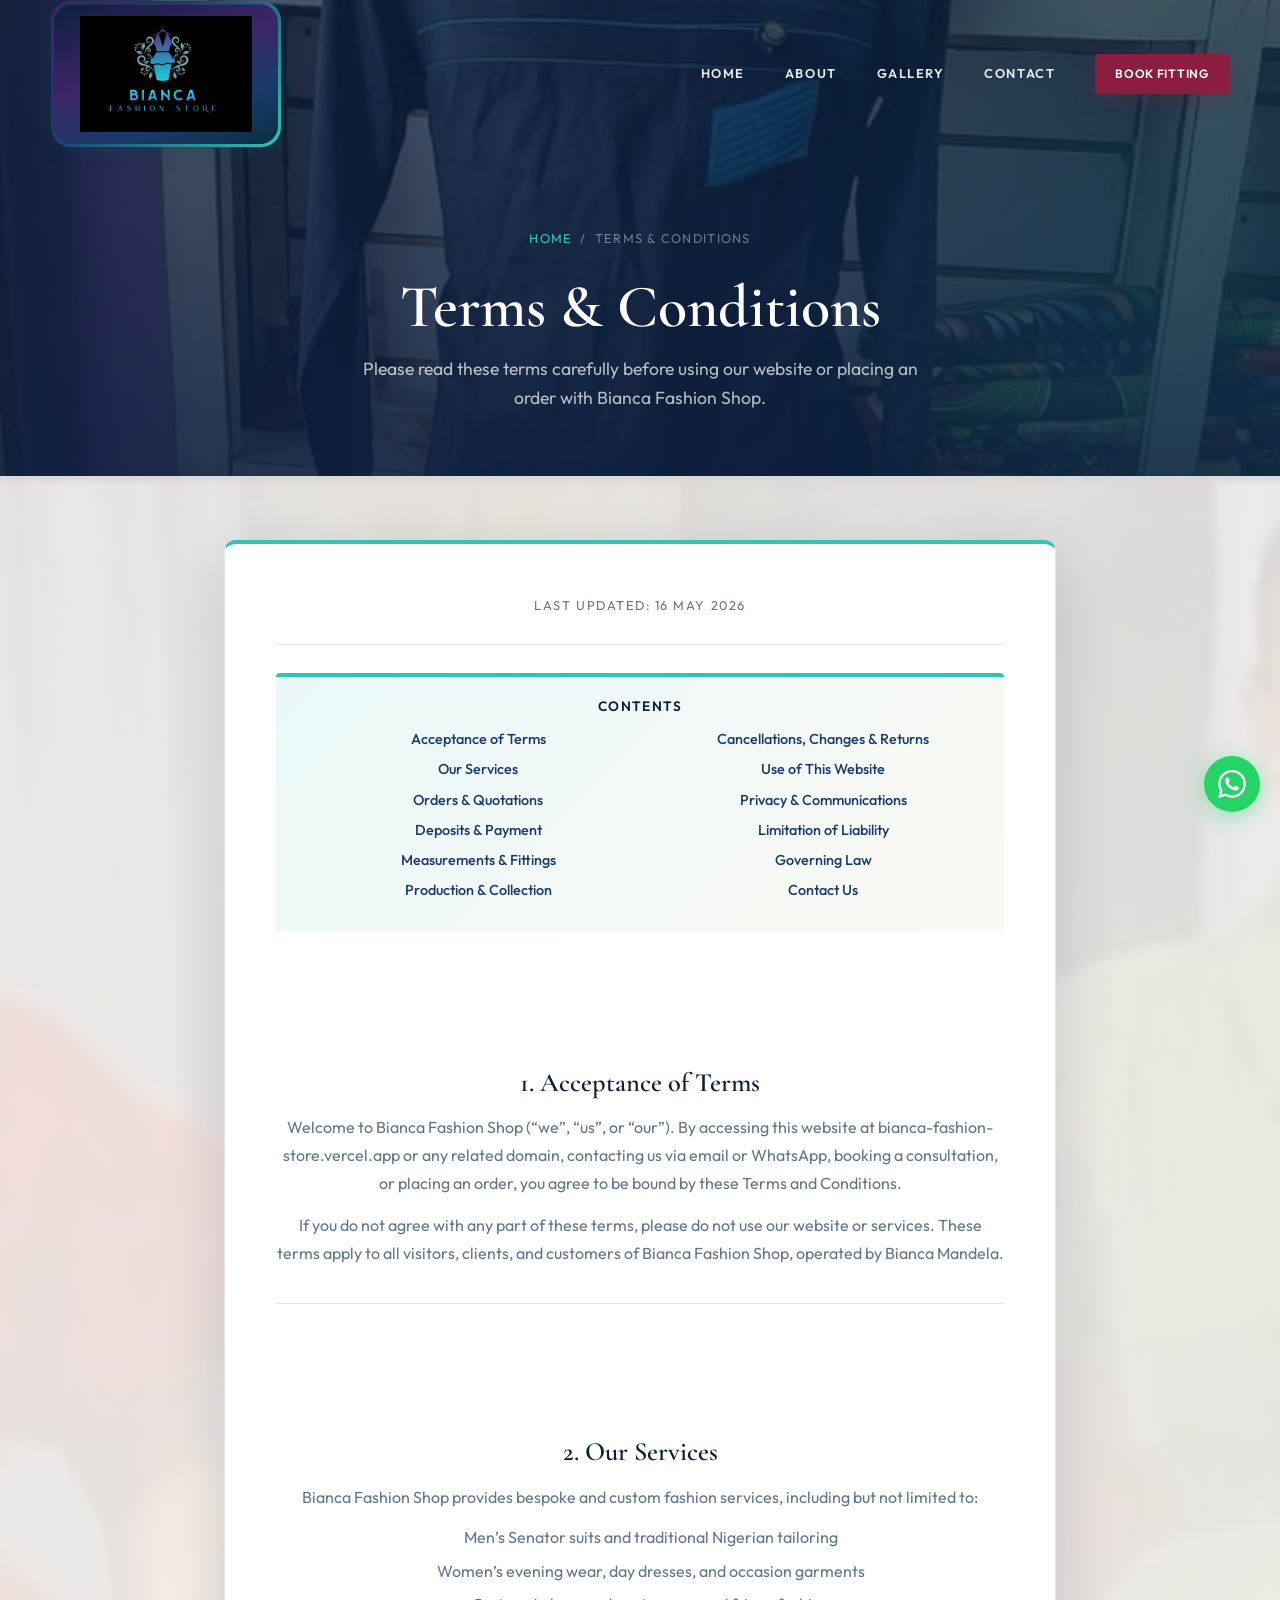
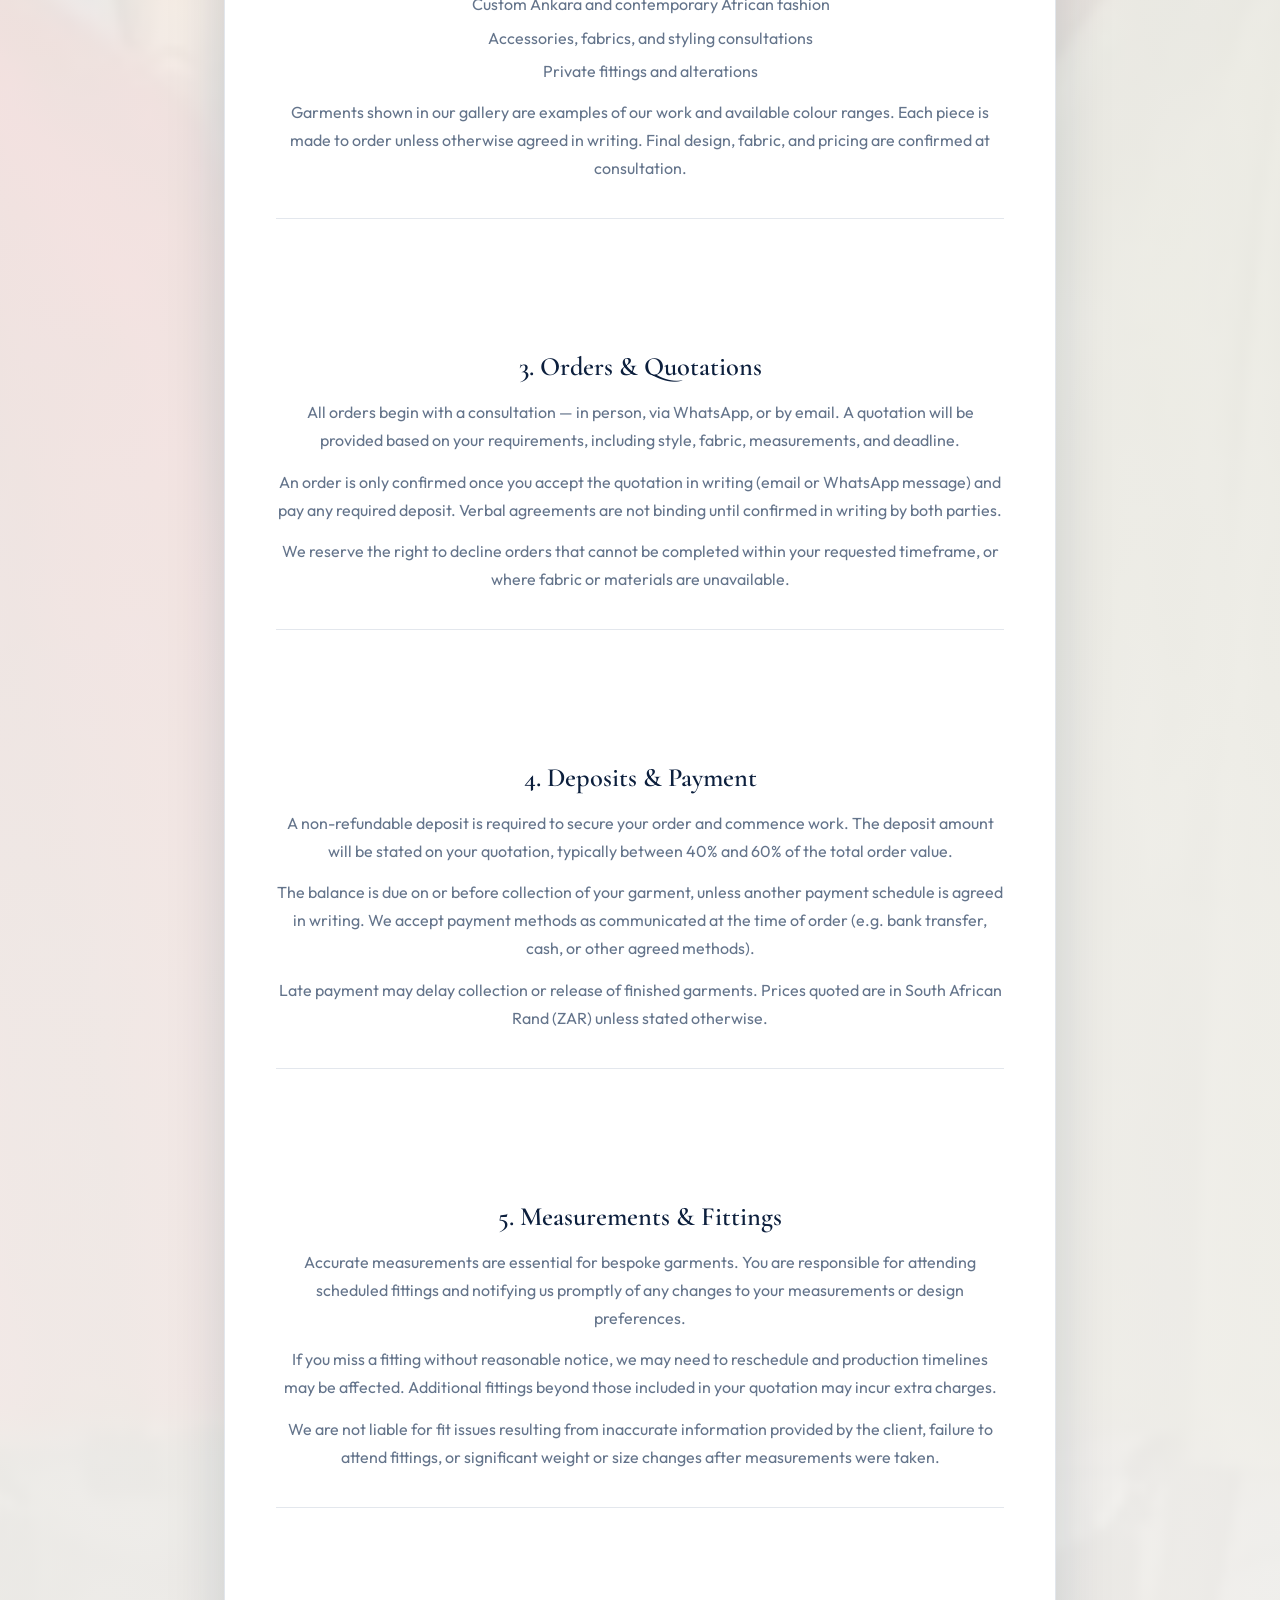
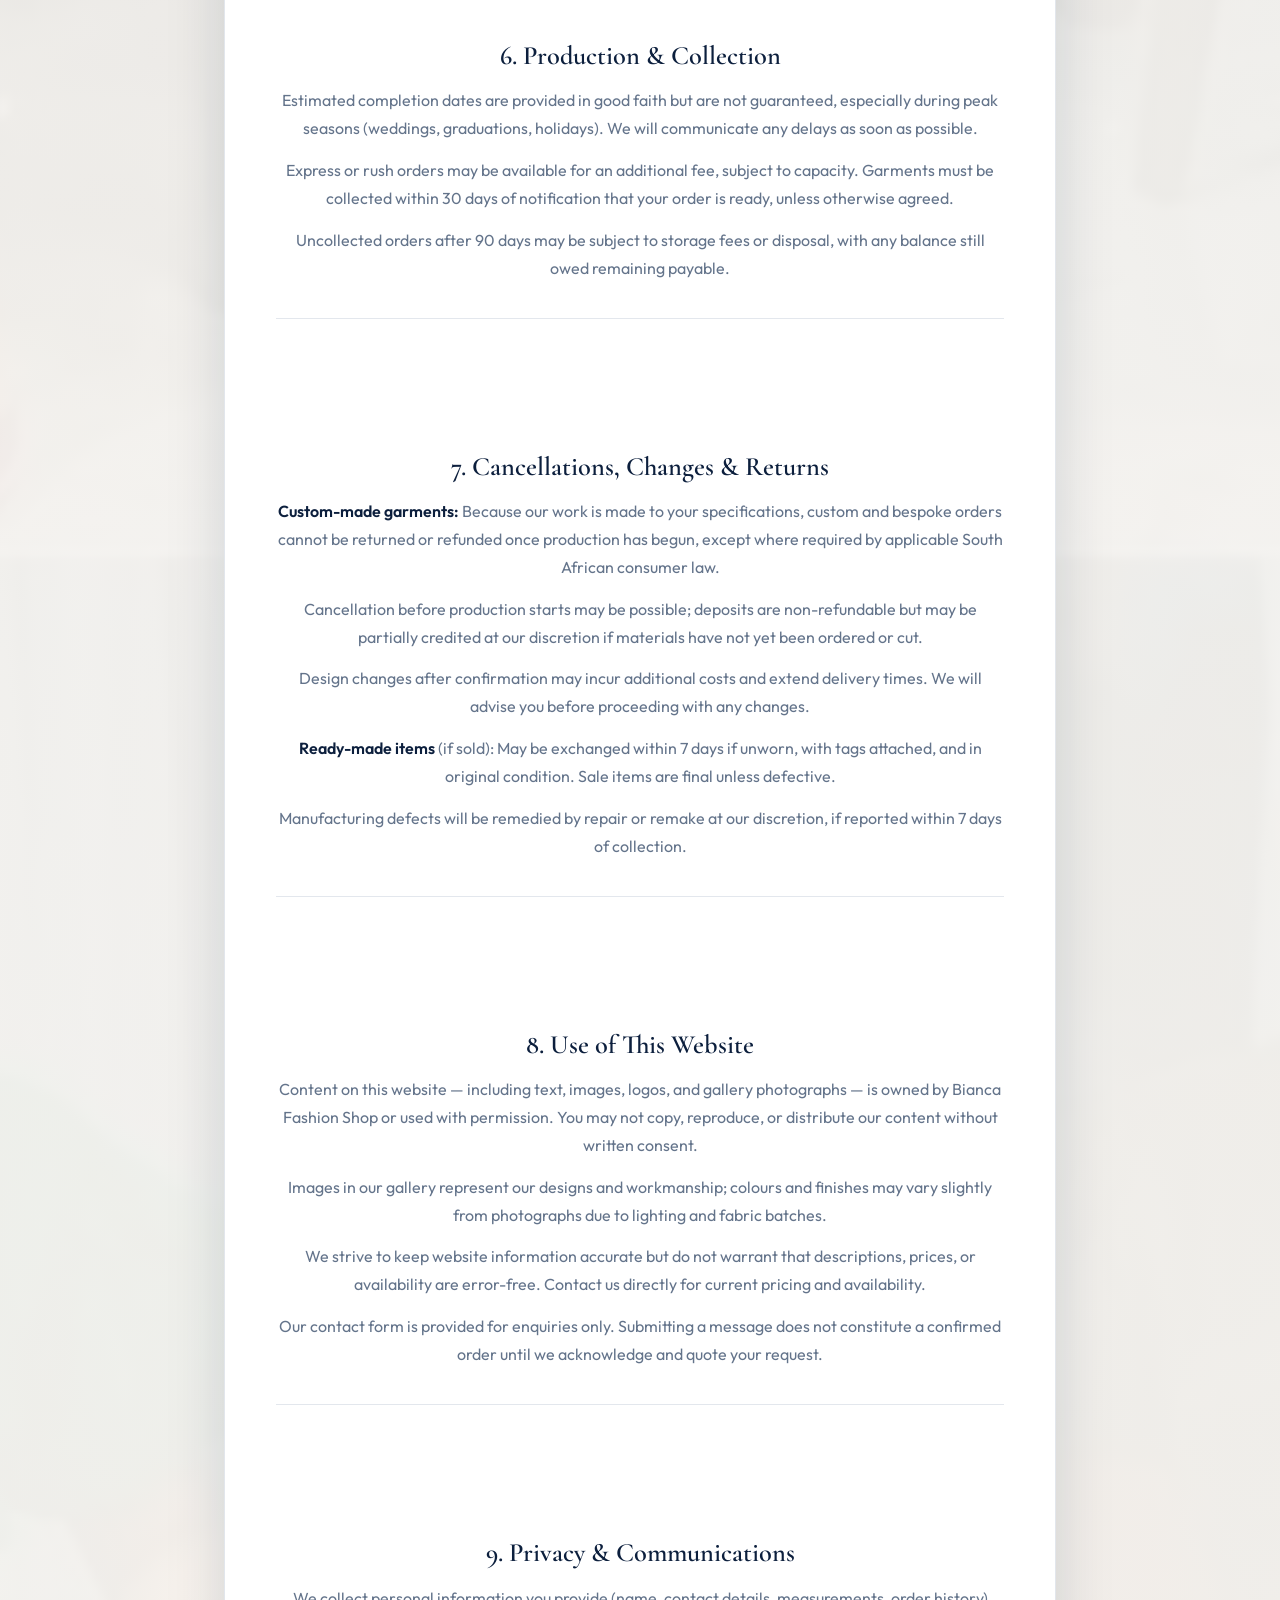
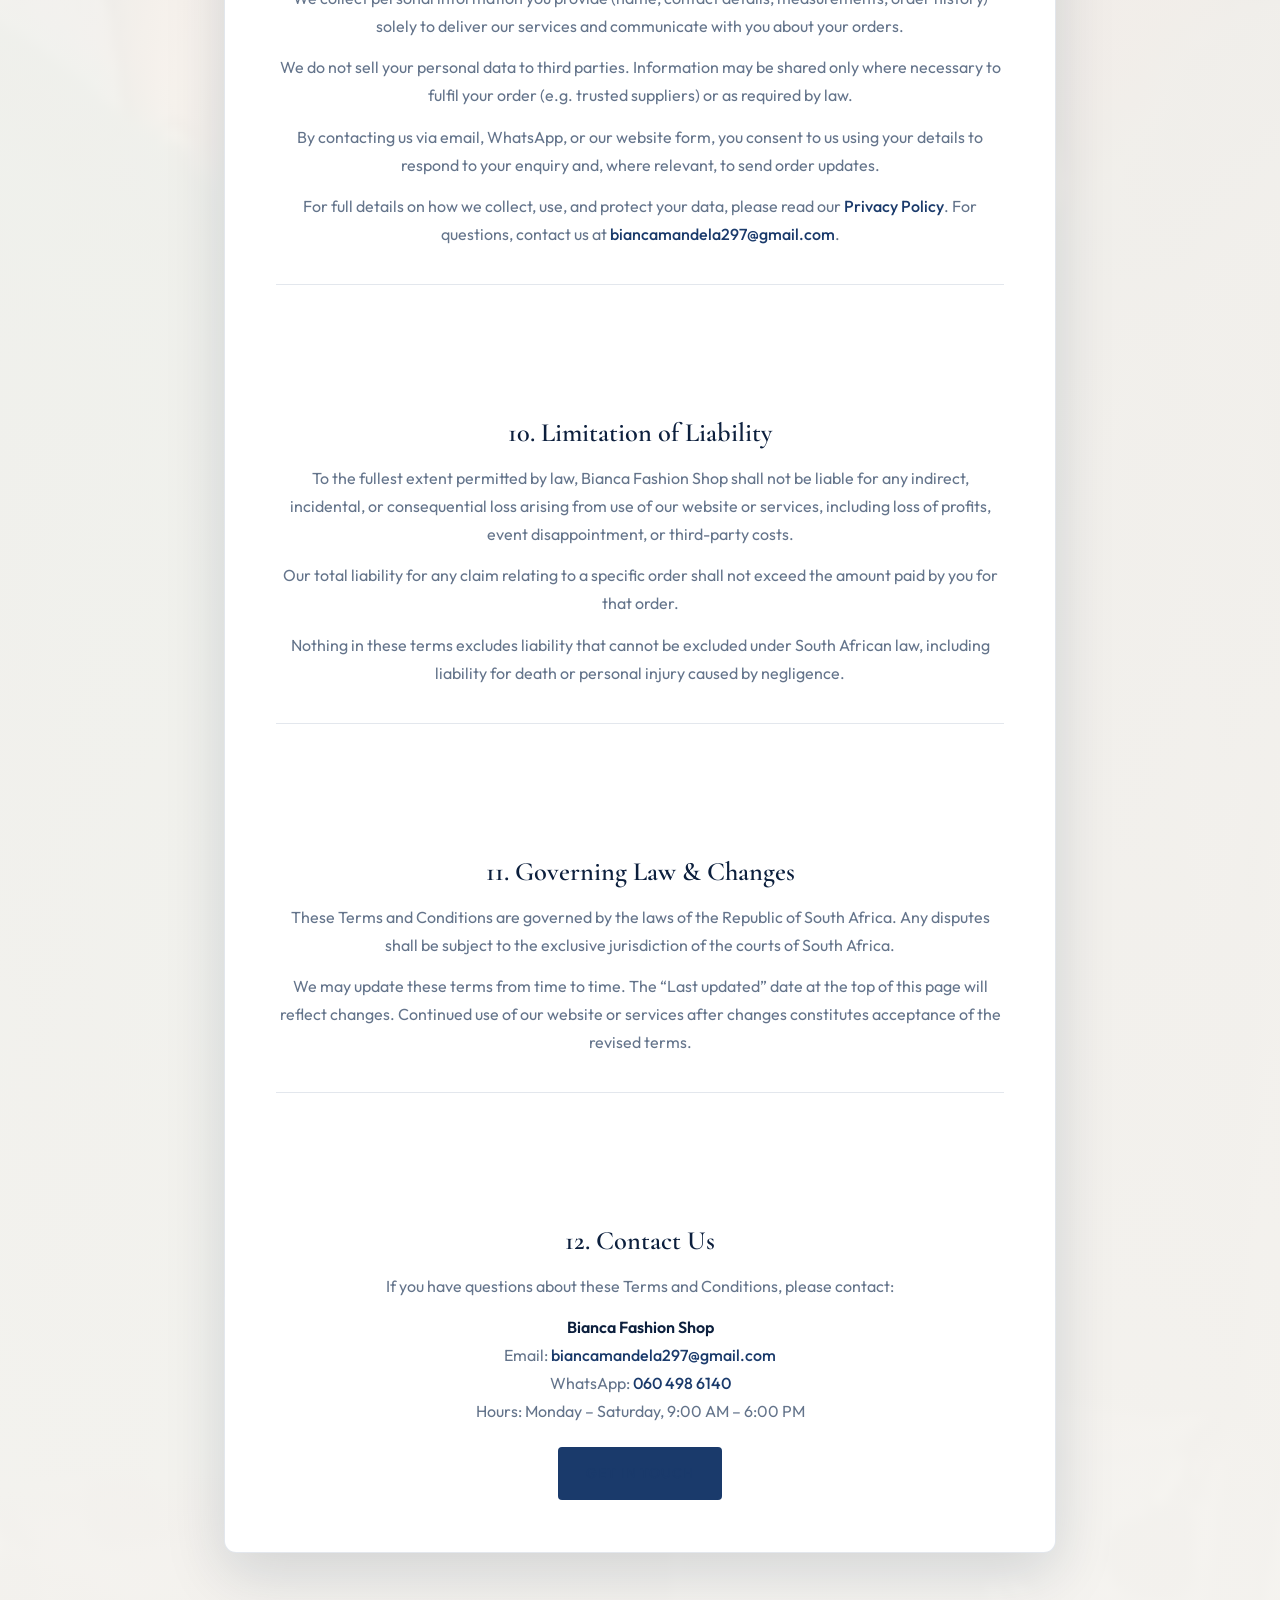
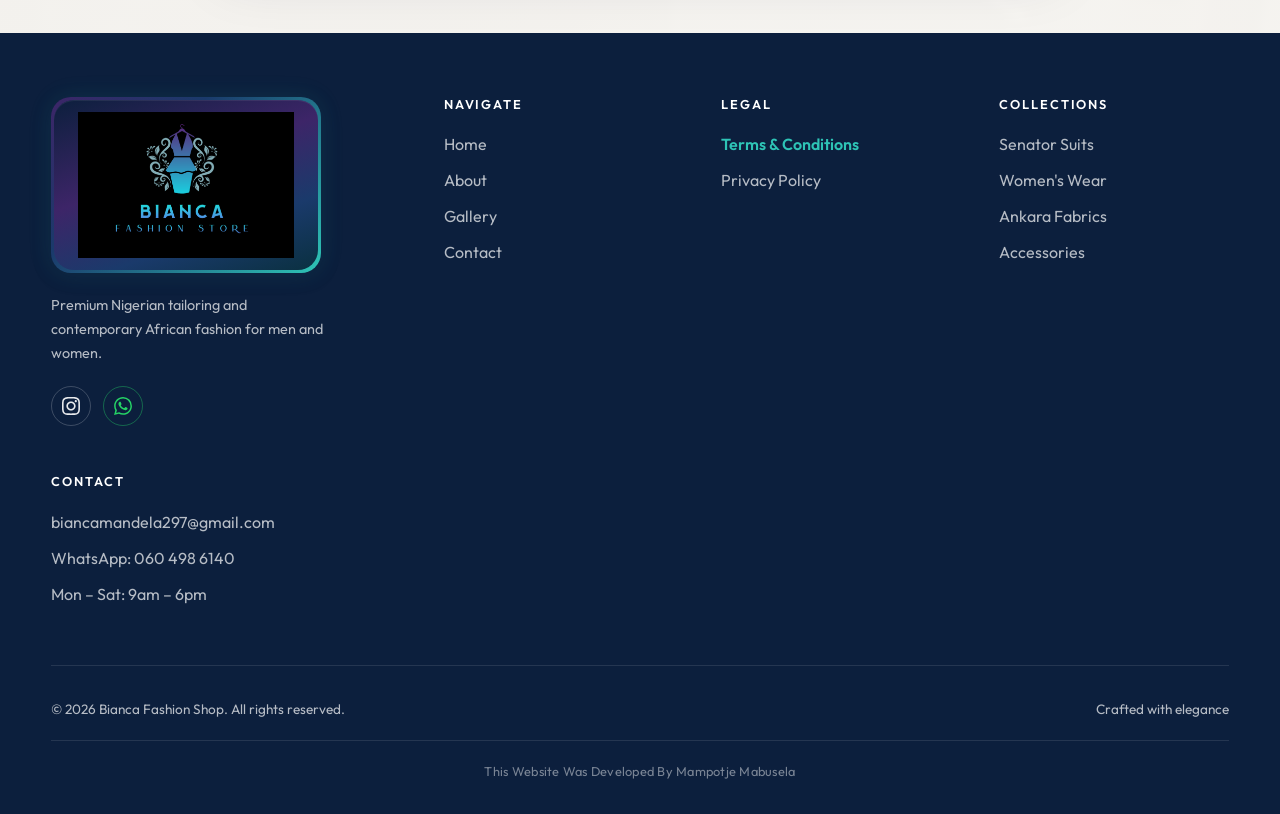
<file: terms.html>
<!DOCTYPE html>
<html lang="en">
<head>
  <meta charset="UTF-8">
  <meta name="viewport" content="width=device-width, initial-scale=1.0">
  <meta name="description" content="Terms and Conditions for Bianca Fashion Shop — bespoke tailoring, orders, fittings, and website use.">
  <title>Terms &amp; Conditions | Bianca Fashion Shop</title>
  <link rel="preconnect" href="https://fonts.googleapis.com">
  <link rel="preconnect" href="https://fonts.gstatic.com" crossorigin>
  <link href="https://fonts.googleapis.com/css2?family=Cormorant+Garamond:ital,wght@0,500;0,600;0,700;1,500&family=Outfit:wght@300;400;500;600;700&display=swap" rel="stylesheet">
  <link rel="stylesheet" href="css/styles.css">
  <link rel="icon" href="images/logo.png" type="image/png">
</head>
<body>
  <a class="skip-link" href="#main-content">Skip to main content</a>
  <header class="site-header scrolled">
    <div class="header-inner">
      <a href="index.html" class="logo" aria-label="Bianca Fashion Store home">
        <img src="images/logo.png" alt="Bianca Fashion Store" class="logo-img" width="440" height="140">
      </a>
      <button class="nav-toggle" aria-label="Open menu" aria-expanded="false">
        <span></span><span></span><span></span>
      </button>
      <nav class="main-nav" aria-label="Main navigation">
        <a href="index.html" class="nav-link">Home</a>
        <a href="about.html" class="nav-link">About</a>
        <a href="gallery.html" class="nav-link">Gallery</a>
        <a href="contact.html" class="nav-link">Contact</a>
        <a href="contact.html" class="btn btn-primary nav-cta">Book Fitting</a>
      </nav>
    </div>
  </header>

  <main id="main-content" class="terms-page">
    <section class="page-hero page-hero--with-bg">
      <div class="page-hero-bg" aria-hidden="true">
        <img src="images/hero-senator.png" alt="">
      </div>
      <div class="page-hero-overlay" aria-hidden="true"></div>
      <div class="container">
        <nav class="breadcrumb" aria-label="Breadcrumb">
          <a href="index.html">Home</a>
          <span>/</span>
          <span>Terms &amp; Conditions</span>
        </nav>
        <h1>Terms &amp; Conditions</h1>
        <p>Please read these terms carefully before using our website or placing an order with Bianca Fashion Shop.</p>
      </div>
    </section>

    <section class="terms-content">
      <div class="terms-content-bg" aria-hidden="true">
        <img src="images/wrap-dress-colors.png" alt="">
      </div>
      <div class="terms-content-overlay" aria-hidden="true"></div>
      <div class="container">
        <article class="terms-card fade-in">
          <p class="terms-meta">Last updated: 16 May 2026</p>

          <nav class="terms-toc" aria-label="Table of contents">
            <h2>Contents</h2>
            <ol>
              <li><a href="#acceptance">Acceptance of Terms</a></li>
              <li><a href="#services">Our Services</a></li>
              <li><a href="#orders">Orders &amp; Quotations</a></li>
              <li><a href="#payment">Deposits &amp; Payment</a></li>
              <li><a href="#fittings">Measurements &amp; Fittings</a></li>
              <li><a href="#delivery">Production &amp; Collection</a></li>
              <li><a href="#returns">Cancellations, Changes &amp; Returns</a></li>
              <li><a href="#website">Use of This Website</a></li>
              <li><a href="#privacy">Privacy &amp; Communications</a></li>
              <li><a href="#liability">Limitation of Liability</a></li>
              <li><a href="#law">Governing Law</a></li>
              <li><a href="#contact-terms">Contact Us</a></li>
            </ol>
          </nav>

          <section id="acceptance" class="terms-section">
            <h2>1. Acceptance of Terms</h2>
            <p>Welcome to Bianca Fashion Shop (&ldquo;we&rdquo;, &ldquo;us&rdquo;, or &ldquo;our&rdquo;). By accessing this website at bianca-fashion-store.vercel.app or any related domain, contacting us via email or WhatsApp, booking a consultation, or placing an order, you agree to be bound by these Terms and Conditions.</p>
            <p>If you do not agree with any part of these terms, please do not use our website or services. These terms apply to all visitors, clients, and customers of Bianca Fashion Shop, operated by Bianca Mandela.</p>
          </section>

          <section id="services" class="terms-section">
            <h2>2. Our Services</h2>
            <p>Bianca Fashion Shop provides bespoke and custom fashion services, including but not limited to:</p>
            <ul>
              <li>Men&rsquo;s Senator suits and traditional Nigerian tailoring</li>
              <li>Women&rsquo;s evening wear, day dresses, and occasion garments</li>
              <li>Custom Ankara and contemporary African fashion</li>
              <li>Accessories, fabrics, and styling consultations</li>
              <li>Private fittings and alterations</li>
            </ul>
            <p>Garments shown in our gallery are examples of our work and available colour ranges. Each piece is made to order unless otherwise agreed in writing. Final design, fabric, and pricing are confirmed at consultation.</p>
          </section>

          <section id="orders" class="terms-section">
            <h2>3. Orders &amp; Quotations</h2>
            <p>All orders begin with a consultation — in person, via WhatsApp, or by email. A quotation will be provided based on your requirements, including style, fabric, measurements, and deadline.</p>
            <p>An order is only confirmed once you accept the quotation in writing (email or WhatsApp message) and pay any required deposit. Verbal agreements are not binding until confirmed in writing by both parties.</p>
            <p>We reserve the right to decline orders that cannot be completed within your requested timeframe, or where fabric or materials are unavailable.</p>
          </section>

          <section id="payment" class="terms-section">
            <h2>4. Deposits &amp; Payment</h2>
            <p>A non-refundable deposit is required to secure your order and commence work. The deposit amount will be stated on your quotation, typically between 40% and 60% of the total order value.</p>
            <p>The balance is due on or before collection of your garment, unless another payment schedule is agreed in writing. We accept payment methods as communicated at the time of order (e.g. bank transfer, cash, or other agreed methods).</p>
            <p>Late payment may delay collection or release of finished garments. Prices quoted are in South African Rand (ZAR) unless stated otherwise.</p>
          </section>

          <section id="fittings" class="terms-section">
            <h2>5. Measurements &amp; Fittings</h2>
            <p>Accurate measurements are essential for bespoke garments. You are responsible for attending scheduled fittings and notifying us promptly of any changes to your measurements or design preferences.</p>
            <p>If you miss a fitting without reasonable notice, we may need to reschedule and production timelines may be affected. Additional fittings beyond those included in your quotation may incur extra charges.</p>
            <p>We are not liable for fit issues resulting from inaccurate information provided by the client, failure to attend fittings, or significant weight or size changes after measurements were taken.</p>
          </section>

          <section id="delivery" class="terms-section">
            <h2>6. Production &amp; Collection</h2>
            <p>Estimated completion dates are provided in good faith but are not guaranteed, especially during peak seasons (weddings, graduations, holidays). We will communicate any delays as soon as possible.</p>
            <p>Express or rush orders may be available for an additional fee, subject to capacity. Garments must be collected within 30 days of notification that your order is ready, unless otherwise agreed.</p>
            <p>Uncollected orders after 90 days may be subject to storage fees or disposal, with any balance still owed remaining payable.</p>
          </section>

          <section id="returns" class="terms-section">
            <h2>7. Cancellations, Changes &amp; Returns</h2>
            <p><strong>Custom-made garments:</strong> Because our work is made to your specifications, custom and bespoke orders cannot be returned or refunded once production has begun, except where required by applicable South African consumer law.</p>
            <p>Cancellation before production starts may be possible; deposits are non-refundable but may be partially credited at our discretion if materials have not yet been ordered or cut.</p>
            <p>Design changes after confirmation may incur additional costs and extend delivery times. We will advise you before proceeding with any changes.</p>
            <p><strong>Ready-made items</strong> (if sold): May be exchanged within 7 days if unworn, with tags attached, and in original condition. Sale items are final unless defective.</p>
            <p>Manufacturing defects will be remedied by repair or remake at our discretion, if reported within 7 days of collection.</p>
          </section>

          <section id="website" class="terms-section">
            <h2>8. Use of This Website</h2>
            <p>Content on this website — including text, images, logos, and gallery photographs — is owned by Bianca Fashion Shop or used with permission. You may not copy, reproduce, or distribute our content without written consent.</p>
            <p>Images in our gallery represent our designs and workmanship; colours and finishes may vary slightly from photographs due to lighting and fabric batches.</p>
            <p>We strive to keep website information accurate but do not warrant that descriptions, prices, or availability are error-free. Contact us directly for current pricing and availability.</p>
            <p>Our contact form is provided for enquiries only. Submitting a message does not constitute a confirmed order until we acknowledge and quote your request.</p>
          </section>

          <section id="privacy" class="terms-section">
            <h2>9. Privacy &amp; Communications</h2>
            <p>We collect personal information you provide (name, contact details, measurements, order history) solely to deliver our services and communicate with you about your orders.</p>
            <p>We do not sell your personal data to third parties. Information may be shared only where necessary to fulfil your order (e.g. trusted suppliers) or as required by law.</p>
            <p>By contacting us via email, WhatsApp, or our website form, you consent to us using your details to respond to your enquiry and, where relevant, to send order updates.</p>
            <p>For full details on how we collect, use, and protect your data, please read our <a href="privacy.html">Privacy Policy</a>. For questions, contact us at <a href="mailto:biancamandela297@gmail.com">biancamandela297@gmail.com</a>.</p>
          </section>

          <section id="liability" class="terms-section">
            <h2>10. Limitation of Liability</h2>
            <p>To the fullest extent permitted by law, Bianca Fashion Shop shall not be liable for any indirect, incidental, or consequential loss arising from use of our website or services, including loss of profits, event disappointment, or third-party costs.</p>
            <p>Our total liability for any claim relating to a specific order shall not exceed the amount paid by you for that order.</p>
            <p>Nothing in these terms excludes liability that cannot be excluded under South African law, including liability for death or personal injury caused by negligence.</p>
          </section>

          <section id="law" class="terms-section">
            <h2>11. Governing Law &amp; Changes</h2>
            <p>These Terms and Conditions are governed by the laws of the Republic of South Africa. Any disputes shall be subject to the exclusive jurisdiction of the courts of South Africa.</p>
            <p>We may update these terms from time to time. The &ldquo;Last updated&rdquo; date at the top of this page will reflect changes. Continued use of our website or services after changes constitutes acceptance of the revised terms.</p>
          </section>

          <section id="contact-terms" class="terms-section">
            <h2>12. Contact Us</h2>
            <p>If you have questions about these Terms and Conditions, please contact:</p>
            <p>
              <strong>Bianca Fashion Shop</strong><br>
              Email: <a href="mailto:biancamandela297@gmail.com">biancamandela297@gmail.com</a><br>
              WhatsApp: <a href="https://wa.me/27604986140" target="_blank" rel="noopener noreferrer">060 498 6140</a><br>
              Hours: Monday – Saturday, 9:00 AM – 6:00 PM
            </p>
            <p><a href="contact.html" class="btn btn-secondary" style="margin-top: 0.5rem;">Get in Touch</a></p>
          </section>
        </article>
      </div>
    </section>
  </main>

  <a href="https://wa.me/27604986140?text=Hi%20Bianca%2C%20I%27d%20like%20to%20book%20a%20fitting." class="wa-fab" target="_blank" rel="noopener noreferrer" aria-label="Chat on WhatsApp">
    <svg viewBox="0 0 24 24" xmlns="http://www.w3.org/2000/svg" aria-hidden="true" focusable="false"><path d="M17.472 14.382c-.297-.149-1.758-.867-2.03-.967-.273-.099-.471-.148-.67.15-.197.297-.767.966-.94 1.164-.173.199-.347.223-.644.075-.297-.15-1.255-.463-2.39-1.475-.883-.788-1.48-1.761-1.653-2.059-.173-.297-.018-.458.13-.606.134-.133.298-.347.446-.52.149-.174.198-.298.298-.497.099-.198.05-.371-.025-.52-.075-.149-.669-1.612-.916-2.207-.242-.579-.487-.5-.669-.51-.173-.008-.371-.01-.57-.01-.198 0-.52.074-.792.372-.272.297-1.04 1.016-1.04 2.479 0 1.462 1.065 2.875 1.213 3.074.149.198 2.096 3.2 5.077 4.487.709.306 1.262.489 1.694.625.712.227 1.36.195 1.871.118.571-.085 1.758-.719 2.006-1.413.248-.694.248-1.289.173-1.413-.074-.124-.272-.198-.57-.347m-5.421 7.403h-.004a9.87 9.87 0 01-5.031-1.378l-.361-.214-3.741.982.998-3.648-.235-.374a9.86 9.86 0 01-1.51-5.26c.001-5.45 4.436-9.884 9.888-9.884 2.64 0 5.122 1.03 6.988 2.898a9.825 9.825 0 012.893 6.994c-.003 5.45-4.435 9.884-9.885 9.884m8.413-18.297A11.815 11.815 0 0012.05 0C5.495 0 .16 5.335.157 11.892c0 2.096.547 4.142 1.588 5.945L.057 24l6.305-1.654a11.882 11.882 0 005.683 1.448h.005c6.554 0 11.89-5.335 11.893-11.893a11.821 11.821 0 00-3.48-8.413z"/></svg>
  </a>
  <div class="mobile-cta-bar" role="navigation" aria-label="Quick actions">
    <a href="https://wa.me/27604986140?text=Hi%20Bianca%2C%20I%27d%20like%20to%20book%20a%20fitting." class="btn-wa" target="_blank" rel="noopener noreferrer">WhatsApp</a>
    <a href="contact.html" class="btn-contact">Book Fitting</a>
  </div>

  <footer class="site-footer">
    <div class="container">
      <div class="footer-grid">
        <div class="footer-brand">
          <a href="index.html" class="footer-logo logo" aria-label="Bianca Fashion Store home">
            <img src="images/logo.png" alt="Bianca Fashion Store" class="logo-img" width="520" height="170">
          </a>
          <p>Premium Nigerian tailoring and contemporary African fashion for men and women.</p>
          <div class="footer-social">
            <a href="https://www.instagram.com/biancamandela/" target="_blank" rel="noopener noreferrer" aria-label="Follow Bianca on Instagram @biancamandela" class="footer-social-instagram">
              <svg class="social-icon instagram-icon" viewBox="0 0 24 24" xmlns="http://www.w3.org/2000/svg" aria-hidden="true" focusable="false">
                <path d="M12 2.163c3.204 0 3.584.012 4.85.07 3.252.148 4.771 1.691 4.919 4.919.058 1.265.069 1.645.069 4.849 0 3.205-.012 3.584-.069 4.849-.149 3.225-1.664 4.771-4.919 4.919-1.266.058-1.644.07-4.85.07-3.204 0-3.584-.012-4.849-.07-3.26-.149-4.771-1.699-4.919-4.92-.058-1.265-.07-1.644-.07-4.849 0-3.204.013-3.583.07-4.849.149-3.227 1.664-4.771 4.919-4.919 1.266-.057 1.645-.069 4.849-.069zm0-2.163c-3.259 0-3.667.014-4.947.072-4.358.2-6.78 2.618-6.98 6.98-.059 1.281-.073 1.689-.073 4.948 0 3.259.014 3.668.072 4.948.2 4.358 2.618 6.78 6.98 6.98 1.281.058 1.689.072 4.948.072 3.259 0 3.668-.014 4.948-.072 4.354-.2 6.782-2.618 6.979-6.98.059-1.28.073-1.689.073-4.948 0-3.259-.014-3.667-.072-4.947-.196-4.354-2.617-6.78-6.979-6.98-1.281-.059-1.69-.073-4.949-.073zm0 5.838c-3.403 0-6.162 2.759-6.162 6.162s2.759 6.163 6.162 6.163 6.162-2.759 6.162-6.163c0-3.403-2.759-6.162-6.162-6.162zm0 10.162c-2.209 0-4-1.79-4-4 0-2.209 1.791-4 4-4s4 1.791 4 4c0 2.21-1.791 4-4 4zm6.406-11.845c-.796 0-1.441.645-1.441 1.44s.645 1.44 1.441 1.44c.795 0 1.439-.645 1.439-1.44s-.644-1.44-1.439-1.44z"/>
              </svg>
            </a>
            <a href="https://wa.me/27604986140" target="_blank" rel="noopener noreferrer" aria-label="WhatsApp: 060 498 6140" class="footer-social-whatsapp">
              <svg class="whatsapp-icon" viewBox="0 0 24 24" xmlns="http://www.w3.org/2000/svg" aria-hidden="true" focusable="false">
                <path d="M17.472 14.382c-.297-.149-1.758-.867-2.03-.967-.273-.099-.471-.148-.67.15-.197.297-.767.966-.94 1.164-.173.199-.347.223-.644.075-.297-.15-1.255-.463-2.39-1.475-.883-.788-1.48-1.761-1.653-2.059-.173-.297-.018-.458.13-.606.134-.133.298-.347.446-.52.149-.174.198-.298.298-.497.099-.198.05-.371-.025-.52-.075-.149-.669-1.612-.916-2.207-.242-.579-.487-.5-.669-.51-.173-.008-.371-.01-.57-.01-.198 0-.52.074-.792.372-.272.297-1.04 1.016-1.04 2.479 0 1.462 1.065 2.875 1.213 3.074.149.198 2.096 3.2 5.077 4.487.709.306 1.262.489 1.694.625.712.227 1.36.195 1.871.118.571-.085 1.758-.719 2.006-1.413.248-.694.248-1.289.173-1.413-.074-.124-.272-.198-.57-.347m-5.421 7.403h-.004a9.87 9.87 0 01-5.031-1.378l-.361-.214-3.741.982.998-3.648-.235-.374a9.86 9.86 0 01-1.51-5.26c.001-5.45 4.436-9.884 9.888-9.884 2.64 0 5.122 1.03 6.988 2.898a9.825 9.825 0 012.893 6.994c-.003 5.45-4.435 9.884-9.885 9.884m8.413-18.297A11.815 11.815 0 0012.05 0C5.495 0 .16 5.335.157 11.892c0 2.096.547 4.142 1.588 5.945L.057 24l6.305-1.654a11.882 11.882 0 005.683 1.448h.005c6.554 0 11.89-5.335 11.893-11.893a11.821 11.821 0 00-3.48-8.413z"/>
              </svg>
            </a>
          </div>
        </div>
        <div class="footer-col">
          <h4>Navigate</h4>
          <ul>
            <li><a href="index.html">Home</a></li>
            <li><a href="about.html">About</a></li>
            <li><a href="gallery.html">Gallery</a></li>
            <li><a href="contact.html">Contact</a></li>
          </ul>
        </div>
        <div class="footer-col footer-col-legal">
          <h4>Legal</h4>
          <ul>
            <li><a href="terms.html" class="active" aria-current="page">Terms &amp; Conditions</a></li>
            <li><a href="privacy.html">Privacy Policy</a></li>
          </ul>
        </div>
        <div class="footer-col">
          <h4>Collections</h4>
          <ul>
            <li><a href="gallery.html">Senator Suits</a></li>
            <li><a href="gallery.html">Women's Wear</a></li>
            <li><a href="gallery.html">Ankara Fabrics</a></li>
            <li><a href="gallery.html">Accessories</a></li>
          </ul>
        </div>
        <div class="footer-col">
          <h4>Contact</h4>
          <ul>
            <li><a href="mailto:biancamandela297@gmail.com">biancamandela297@gmail.com</a></li>
            <li><a href="https://wa.me/27604986140" target="_blank" rel="noopener noreferrer">WhatsApp: 060 498 6140</a></li>
            <li>Mon – Sat: 9am – 6pm</li>
          </ul>
        </div>
      </div>
      <div class="footer-bottom">
        <p>&copy; 2026 Bianca Fashion Shop. All rights reserved.</p>
        <p>Crafted with elegance</p>
      </div>
      <p class="footer-developer">This Website Was Developed By Mampotje Mabusela</p>
    </div>
  </footer>

  <script src="js/main.js"></script>
</body>
</html>
</file>
<file: css/styles.css>
/* Bianca Fashion Shop — Design System */
@import url("ui-enhancements.css");

:root {
  --royal: #1a3a6b;
  --navy: #0c1f3d;
  --cyan: #2ec4b6;
  --cyan-dark: #1fa89c;
  --purple: #6b4f8a;
  --logo-purple: #3d2568;
  --logo-violet: #5c3d8f;
  --burgundy: #8b1e3f;
  --gold: #c9a962;
  --cream: #f8f6f2;
  --white: #ffffff;
  --text: #1e293b;
  --muted: #64748b;
  --border: rgba(26, 58, 107, 0.12);
  --shadow: 0 4px 24px rgba(12, 31, 61, 0.08);
  --shadow-lg: 0 20px 60px rgba(12, 31, 61, 0.15);
  --radius: 4px;
  --radius-lg: 12px;
  --font-display: "Cormorant Garamond", "Playfair Display", Georgia, serif;
  --font-body: "Outfit", system-ui, sans-serif;
  --transition: 0.35s cubic-bezier(0.4, 0, 0.2, 1);
  --header-h: 148px;
  --logo-h: 140px;
  --logo-footer-h: 170px;
}

*,
*::before,
*::after {
  box-sizing: border-box;
  margin: 0;
  padding: 0;
}

html {
  scroll-behavior: smooth;
}

body {
  font-family: var(--font-body);
  font-size: 1rem;
  line-height: 1.65;
  color: var(--text);
  background: var(--cream);
  -webkit-font-smoothing: antialiased;
}

img {
  max-width: 100%;
  height: auto;
  display: block;
}

a {
  color: inherit;
  text-decoration: none;
  transition: color var(--transition);
}

ul {
  list-style: none;
}

.container {
  width: min(1200px, 92vw);
  margin-inline: auto;
}

/* Typography */
h1, h2, h3, h4 {
  font-family: var(--font-display);
  font-weight: 600;
  line-height: 1.15;
  color: var(--navy);
}

.section-label {
  display: inline-block;
  font-size: 0.75rem;
  font-weight: 600;
  letter-spacing: 0.2em;
  text-transform: uppercase;
  color: var(--cyan-dark);
  margin-bottom: 0.75rem;
}

.section-title {
  font-size: clamp(2rem, 4vw, 3rem);
  margin-bottom: 1rem;
}

.section-subtitle {
  color: var(--muted);
  max-width: 52ch;
  font-size: 1.05rem;
}

/* Buttons */
.btn {
  display: inline-flex;
  align-items: center;
  justify-content: center;
  gap: 0.5rem;
  padding: 0.9rem 1.75rem;
  font-family: var(--font-body);
  font-size: 0.875rem;
  font-weight: 600;
  letter-spacing: 0.06em;
  text-transform: uppercase;
  border: none;
  border-radius: var(--radius);
  cursor: pointer;
  transition: transform var(--transition), box-shadow var(--transition), background var(--transition);
}

.btn:hover {
  transform: translateY(-2px);
}

.btn-primary {
  background: var(--burgundy);
  color: var(--white);
  box-shadow: 0 4px 20px rgba(139, 30, 63, 0.35);
}

.btn-primary:hover {
  background: #a02448;
  box-shadow: 0 8px 28px rgba(139, 30, 63, 0.45);
}

.btn-outline {
  background: transparent;
  color: var(--white);
  border: 2px solid rgba(255, 255, 255, 0.85);
}

.btn-outline:hover {
  background: var(--white);
  color: var(--navy);
}

.btn-secondary {
  background: var(--royal);
  color: var(--white);
}

.btn-secondary:hover {
  background: var(--navy);
}

/* Header */
.site-header {
  position: fixed;
  top: 0;
  left: 0;
  right: 0;
  z-index: 1000;
  height: var(--header-h);
  display: flex;
  align-items: center;
  transition: background var(--transition), box-shadow var(--transition);
}

.site-header.scrolled {
  background: rgba(248, 246, 242, 0.97);
  backdrop-filter: blur(12px);
  box-shadow: var(--shadow);
}

.site-header.scrolled .nav-link {
  color: var(--navy);
}

.site-header.scrolled .nav-toggle span {
  background: var(--navy);
}

.header-inner {
  display: flex;
  align-items: center;
  justify-content: space-between;
  width: min(1200px, 92vw);
  margin-inline: auto;
}

.logo {
  display: flex;
  align-items: center;
  flex-shrink: 0;
  position: relative;
  border-radius: 20px;
  padding: 3px;
  background: linear-gradient(
    135deg,
    var(--logo-purple) 0%,
    var(--royal) 35%,
    var(--cyan) 100%
  );
  box-shadow:
    0 4px 18px rgba(12, 31, 61, 0.25),
    0 0 24px rgba(46, 196, 182, 0.12);
  transition: box-shadow var(--transition), transform var(--transition);
}

.logo:hover {
  transform: translateY(-1px);
  box-shadow:
    0 8px 28px rgba(12, 31, 61, 0.3),
    0 0 32px rgba(46, 196, 182, 0.2);
}

.logo-img {
  display: block;
  height: var(--logo-h);
  width: auto;
  max-width: none;
  min-width: 200px;
  object-fit: contain;
  border-radius: 18px;
  background: linear-gradient(
    160deg,
    var(--navy) 0%,
    var(--logo-purple) 42%,
    var(--royal) 72%,
    #0a3040 100%
  );
  padding: 12px 26px;
  box-shadow: inset 0 1px 0 rgba(255, 255, 255, 0.07);
  transition: background var(--transition);
}

.site-header.scrolled .logo {
  background: linear-gradient(
    135deg,
    var(--logo-violet) 0%,
    var(--royal) 40%,
    var(--cyan-dark) 100%
  );
  box-shadow:
    0 4px 16px rgba(107, 79, 138, 0.18),
    0 0 20px rgba(46, 196, 182, 0.15);
}

.site-header.scrolled .logo-img {
  background: linear-gradient(
    160deg,
    var(--navy) 0%,
    var(--logo-violet) 50%,
    var(--royal) 85%,
    #0c3545 100%
  );
}

.footer-logo {
  border-radius: 20px;
}

.footer-logo .logo-img {
  height: var(--logo-footer-h);
  max-width: none;
  min-width: 240px;
  border-radius: 20px;
  padding: 12px 24px;
}

.main-nav {
  display: flex;
  align-items: center;
  gap: 2.5rem;
}

.nav-link {
  font-size: 0.8rem;
  font-weight: 600;
  letter-spacing: 0.12em;
  text-transform: uppercase;
  color: rgba(255, 255, 255, 0.9);
  position: relative;
}

.nav-link::after {
  content: "";
  position: absolute;
  bottom: -4px;
  left: 0;
  width: 0;
  height: 2px;
  background: var(--cyan);
  transition: width var(--transition);
}

.nav-link:hover::after,
.nav-link.active::after {
  width: 100%;
}

.nav-link.active {
  color: var(--cyan);
}

.site-header.scrolled .nav-link.active {
  color: var(--royal);
}

.nav-cta {
  padding: 0.65rem 1.25rem !important;
  font-size: 0.75rem !important;
}

.nav-toggle {
  display: none;
  flex-direction: column;
  gap: 6px;
  background: none;
  border: none;
  cursor: pointer;
  padding: 0.5rem;
}

.nav-toggle span {
  display: block;
  width: 26px;
  height: 2px;
  background: var(--white);
  transition: var(--transition);
}

/* Hero */
.hero {
  position: relative;
  min-height: 100vh;
  display: flex;
  align-items: center;
  overflow: hidden;
}

.hero-bg {
  position: absolute;
  inset: 0;
  z-index: 0;
}

.hero-bg img {
  width: 100%;
  height: 100%;
  object-fit: cover;
  object-position: center 30%;
}

.hero-overlay {
  position: absolute;
  inset: 0;
  background: linear-gradient(
    105deg,
    rgba(12, 31, 61, 0.88) 0%,
    rgba(26, 58, 107, 0.65) 45%,
    rgba(12, 31, 61, 0.35) 100%
  );
  z-index: 1;
}

.hero-content {
  position: relative;
  z-index: 2;
  padding-top: var(--header-h);
  max-width: 640px;
}

.hero-eyebrow {
  display: inline-flex;
  align-items: center;
  gap: 0.75rem;
  font-size: 0.8rem;
  font-weight: 600;
  letter-spacing: 0.2em;
  text-transform: uppercase;
  color: var(--cyan);
  margin-bottom: 1.5rem;
}

.hero-eyebrow::before {
  content: "";
  width: 40px;
  height: 1px;
  background: var(--cyan);
}

.hero h1 {
  font-size: clamp(2.75rem, 6vw, 4.5rem);
  color: var(--white);
  margin-bottom: 1.25rem;
  font-weight: 500;
}

.hero h1 em {
  font-style: italic;
  color: var(--gold);
}

.hero-desc {
  font-size: 1.15rem;
  color: rgba(255, 255, 255, 0.85);
  margin-bottom: 2.5rem;
  max-width: 48ch;
}

.hero-actions {
  display: flex;
  flex-wrap: wrap;
  gap: 1rem;
}

.hero-scroll {
  position: absolute;
  bottom: 2rem;
  left: 50%;
  transform: translateX(-50%);
  z-index: 2;
  display: flex;
  flex-direction: column;
  align-items: center;
  gap: 0.5rem;
  color: rgba(255, 255, 255, 0.6);
  font-size: 0.7rem;
  letter-spacing: 0.15em;
  text-transform: uppercase;
}

.hero-scroll-line {
  width: 1px;
  height: 48px;
  background: linear-gradient(to bottom, var(--cyan), transparent);
  animation: scrollPulse 2s ease-in-out infinite;
}

@keyframes scrollPulse {
  0%, 100% { opacity: 0.4; transform: scaleY(0.8); }
  50% { opacity: 1; transform: scaleY(1); }
}

/* Sections */
section {
  padding: 6rem 0;
}

.section-header {
  text-align: center;
  margin-bottom: 3.5rem;
}

.section-header .section-subtitle {
  margin-inline: auto;
}

/* Featured collections */
.collections {
  background: var(--white);
}

.collection-grid {
  display: grid;
  grid-template-columns: repeat(3, 1fr);
  gap: 1.5rem;
}

.collection-card {
  position: relative;
  border-radius: var(--radius-lg);
  overflow: hidden;
  aspect-ratio: 3/4;
  group: collection;
}

.collection-card img {
  width: 100%;
  height: 100%;
  object-fit: cover;
  transition: transform 0.6s ease;
}

.collection-card:hover img {
  transform: scale(1.06);
}

.collection-overlay {
  position: absolute;
  inset: 0;
  background: linear-gradient(to top, rgba(12, 31, 61, 0.85) 0%, transparent 55%);
  display: flex;
  flex-direction: column;
  justify-content: flex-end;
  padding: 1.75rem;
}

.collection-overlay h3 {
  color: var(--white);
  font-size: 1.5rem;
  margin-bottom: 0.35rem;
}

.collection-overlay p {
  color: rgba(255, 255, 255, 0.75);
  font-size: 0.9rem;
  margin-bottom: 1rem;
}

.collection-link {
  font-size: 0.75rem;
  font-weight: 600;
  letter-spacing: 0.15em;
  text-transform: uppercase;
  color: var(--cyan);
}

.collection-grid--six {
  grid-template-columns: repeat(3, 1fr);
}

/* Lookbook bento */
.lookbook {
  background: var(--cream);
  padding: 5rem 0;
}

.lookbook-header {
  text-align: center;
  max-width: 640px;
  margin: 0 auto 3rem;
}

.lookbook-bento {
  display: grid;
  grid-template-columns: repeat(12, 1fr);
  grid-auto-rows: minmax(140px, auto);
  gap: 1rem;
}

.lookbook-tile {
  position: relative;
  display: block;
  border-radius: var(--radius-lg);
  overflow: hidden;
  min-height: 200px;
  box-shadow: var(--shadow);
  text-decoration: none;
  color: inherit;
}

.lookbook-tile img {
  width: 100%;
  height: 100%;
  object-fit: cover;
  transition: transform 0.6s ease;
}

.lookbook-tile:hover img {
  transform: scale(1.05);
}

.lookbook-tile-overlay {
  position: absolute;
  inset: 0;
  background: linear-gradient(to top, rgba(12, 31, 61, 0.88) 0%, transparent 55%);
  display: flex;
  flex-direction: column;
  justify-content: flex-end;
  padding: 1.25rem 1.5rem;
  transition: background var(--transition);
}

.lookbook-tile:hover .lookbook-tile-overlay {
  background: linear-gradient(to top, rgba(12, 31, 61, 0.95) 0%, rgba(12, 31, 61, 0.25) 100%);
}

.lookbook-tile-overlay h3 {
  color: var(--white);
  font-size: clamp(1.1rem, 2vw, 1.45rem);
  margin-bottom: 0.25rem;
}

.lookbook-tile-overlay span {
  font-size: 0.72rem;
  text-transform: uppercase;
  letter-spacing: 0.12em;
  color: var(--cyan);
  font-weight: 600;
}

.lookbook-tile--hero {
  grid-column: span 7;
  grid-row: span 2;
  min-height: 420px;
}

.lookbook-tile--tall {
  grid-column: span 5;
  grid-row: span 2;
  min-height: 420px;
}

.lookbook-tile--wide {
  grid-column: span 7;
  min-height: 220px;
}

.lookbook-tile--half {
  grid-column: span 5;
  min-height: 220px;
}

.lookbook-tile--third {
  grid-column: span 4;
  min-height: 200px;
}

/* Brand strip (about) */
.brand-strip {
  display: grid;
  grid-template-columns: repeat(4, 1fr);
  gap: 1rem;
  margin-top: 3rem;
}

.brand-strip-item {
  border-radius: var(--radius-lg);
  overflow: hidden;
  aspect-ratio: 3/4;
  box-shadow: var(--shadow);
}

.brand-strip-item img {
  width: 100%;
  height: 100%;
  object-fit: cover;
  transition: transform 0.5s ease;
}

.brand-strip-item:hover img {
  transform: scale(1.06);
}

/* Why choose us */
.why-us {
  background: var(--navy);
  color: var(--white);
  position: relative;
  overflow: hidden;
}

.why-us-bg {
  position: absolute;
  inset: 0;
  z-index: 0;
}

.why-us-bg img {
  width: 100%;
  height: 100%;
  object-fit: cover;
  object-position: center 40%;
  opacity: 0.22;
}

.why-us-overlay {
  position: absolute;
  inset: 0;
  z-index: 1;
  background: linear-gradient(
    180deg,
    rgba(12, 31, 61, 0.92) 0%,
    rgba(12, 31, 61, 0.97) 100%
  );
}

.why-us .container {
  position: relative;
  z-index: 2;
}

.why-us .section-title {
  color: var(--white);
}

.why-grid {
  display: grid;
  grid-template-columns: repeat(4, 1fr);
  gap: 2rem;
  margin-top: 3rem;
}

.why-item {
  text-align: center;
  padding: 2rem 1.25rem;
  border: 1px solid rgba(255, 255, 255, 0.1);
  border-radius: var(--radius-lg);
  transition: border-color var(--transition), transform var(--transition);
}

.why-item:hover {
  border-color: var(--cyan);
  transform: translateY(-4px);
}

.why-icon {
  width: 48px;
  height: 48px;
  margin: 0 auto 1.25rem;
  display: flex;
  align-items: center;
  justify-content: center;
  border-radius: 50%;
  background: rgba(46, 196, 182, 0.15);
  color: var(--cyan);
  font-size: 1.25rem;
}

.why-item h3 {
  color: var(--white);
  font-size: 1.15rem;
  margin-bottom: 0.5rem;
  font-family: var(--font-body);
  font-weight: 600;
}

.why-item p {
  font-size: 0.9rem;
  color: rgba(255, 255, 255, 0.65);
  line-height: 1.6;
}

/* Meet designer teaser */
.designer-teaser {
  display: grid;
  grid-template-columns: 1fr 1fr;
  gap: 4rem;
  align-items: center;
}

.designer-image {
  position: relative;
  border-radius: var(--radius-lg);
  overflow: hidden;
  box-shadow: var(--shadow-lg);
}

.designer-image::before {
  content: "";
  position: absolute;
  inset: 0;
  border: 3px solid var(--gold);
  border-radius: var(--radius-lg);
  transform: translate(12px, 12px);
  z-index: -1;
}

.designer-image img {
  width: 100%;
  aspect-ratio: 4/5;
  object-fit: cover;
  object-position: center 72%;
}

.designer-content .section-title {
  text-align: left;
}

/* CEO & Founder */
.ceo-founder {
  background: var(--white);
}

.ceo-founder-grid {
  display: grid;
  grid-template-columns: 0.95fr 1.05fr;
  gap: 4rem;
  align-items: center;
}

.founder-image {
  position: relative;
  width: 50%;
  max-width: 280px;
  margin-inline: auto;
  border-radius: var(--radius-lg);
  overflow: hidden;
  box-shadow: var(--shadow-lg);
}

.founder-image::before {
  content: "";
  position: absolute;
  inset: 0;
  border: 3px solid var(--burgundy);
  border-radius: var(--radius-lg);
  transform: translate(12px, 12px);
  z-index: -1;
}

.founder-image img {
  width: 100%;
  aspect-ratio: 3/4;
  object-fit: cover;
  object-position: center 15%;
}

.founder-content .section-title {
  text-align: left;
}

.founder-message {
  margin: 1.25rem 0 1.5rem;
  padding: 0;
  border: none;
}

.founder-message p {
  color: var(--muted);
  font-size: 1.05rem;
  line-height: 1.75;
  margin-bottom: 1rem;
}

.founder-message p:last-child {
  margin-bottom: 0;
}

.founder-signature {
  font-family: var(--font-display);
  font-size: 1.3rem;
  color: var(--navy);
  margin-bottom: 1.5rem;
}

.founder-signature em {
  color: var(--burgundy);
  font-style: italic;
}

.stats-row {
  display: flex;
  gap: 2.5rem;
  margin: 2rem 0;
  padding: 1.5rem 0;
  border-top: 1px solid var(--border);
  border-bottom: 1px solid var(--border);
}

.stat strong {
  display: block;
  font-family: var(--font-display);
  font-size: 2.25rem;
  color: var(--royal);
  line-height: 1;
}

.stat span {
  font-size: 0.8rem;
  color: var(--muted);
  text-transform: uppercase;
  letter-spacing: 0.08em;
}

/* CTA banner */
.cta-banner {
  background: linear-gradient(135deg, var(--royal) 0%, var(--purple) 100%);
  padding: 4rem 0;
  text-align: center;
  position: relative;
  overflow: hidden;
}

.cta-banner--with-bg {
  background: none;
}

.cta-banner-bg {
  position: absolute;
  inset: 0;
  z-index: 0;
}

.cta-banner-bg img {
  width: 100%;
  height: 100%;
  object-fit: cover;
  object-position: center 35%;
}

.cta-banner-overlay {
  position: absolute;
  inset: 0;
  z-index: 1;
  background: linear-gradient(
    135deg,
    rgba(12, 31, 61, 0.88) 0%,
    rgba(91, 33, 182, 0.82) 55%,
    rgba(139, 21, 56, 0.78) 100%
  );
}

.cta-banner--with-bg .container {
  position: relative;
  z-index: 2;
}

.cta-banner h2 {
  color: var(--white);
  font-size: clamp(1.75rem, 3vw, 2.5rem);
  margin-bottom: 1rem;
}

.cta-banner p {
  color: rgba(255, 255, 255, 0.8);
  margin-bottom: 2rem;
  max-width: 50ch;
  margin-inline: auto;
}

/* Page hero (inner pages) */
.page-hero {
  padding: calc(var(--header-h) + 5rem) 0 4rem;
  background: var(--navy);
  text-align: center;
  position: relative;
  overflow: hidden;
}

.page-hero--with-bg {
  background: var(--navy);
}

.page-hero-bg {
  position: absolute;
  inset: 0;
  z-index: 0;
}

.page-hero-bg img {
  width: 100%;
  height: 100%;
  object-fit: cover;
  object-position: center 30%;
}

.page-hero-overlay {
  position: absolute;
  inset: 0;
  z-index: 1;
  background: linear-gradient(
    180deg,
    rgba(12, 31, 61, 0.72) 0%,
    rgba(12, 31, 61, 0.9) 100%
  );
}

.page-hero--with-bg .container {
  position: relative;
  z-index: 2;
}

.page-hero::before {
  content: "";
  position: absolute;
  top: -50%;
  right: -20%;
  width: 60%;
  height: 200%;
  background: radial-gradient(ellipse, rgba(46, 196, 182, 0.12) 0%, transparent 70%);
  pointer-events: none;
  z-index: 2;
}

.page-hero--with-bg::before {
  z-index: 3;
}

.page-hero h1 {
  color: var(--white);
  font-size: clamp(2.5rem, 5vw, 3.75rem);
  margin-bottom: 0.75rem;
  position: relative;
}

.page-hero p {
  color: rgba(255, 255, 255, 0.7);
  font-size: 1.1rem;
  max-width: 48ch;
  margin-inline: auto;
  position: relative;
}

.breadcrumb {
  display: flex;
  justify-content: center;
  gap: 0.5rem;
  margin-bottom: 1.5rem;
  font-size: 0.8rem;
  letter-spacing: 0.1em;
  text-transform: uppercase;
  color: var(--cyan);
  position: relative;
}

.breadcrumb a:hover {
  color: var(--white);
}

.breadcrumb span {
  color: rgba(255, 255, 255, 0.4);
}

/* About page */
.about-story {
  display: grid;
  grid-template-columns: 1.1fr 0.9fr;
  gap: 4rem;
  align-items: start;
}

.about-story img {
  border-radius: var(--radius-lg);
  box-shadow: var(--shadow-lg);
  width: 100%;
  object-fit: cover;
}

.values-grid {
  display: grid;
  grid-template-columns: repeat(3, 1fr);
  gap: 1.5rem;
  margin-top: 3rem;
}

.value-card {
  background: var(--white);
  padding: 2rem;
  border-radius: var(--radius-lg);
  border: 1px solid var(--border);
  transition: box-shadow var(--transition);
}

.value-card:hover {
  box-shadow: var(--shadow);
}

.value-card h3 {
  font-size: 1.25rem;
  margin-bottom: 0.75rem;
  font-family: var(--font-display);
}

.value-card p {
  color: var(--muted);
  font-size: 0.95rem;
}

.timeline {
  margin-top: 4rem;
  padding-top: 3rem;
  border-top: 1px solid var(--border);
}

.timeline-item {
  display: grid;
  grid-template-columns: 120px 1fr;
  gap: 2rem;
  padding: 1.5rem 0;
  border-bottom: 1px solid var(--border);
}

.timeline-year {
  font-family: var(--font-display);
  font-size: 1.75rem;
  color: var(--cyan-dark);
  font-weight: 600;
}

.timeline-intro {
  max-width: 68ch;
  color: var(--muted);
  font-size: 1.05rem;
  line-height: 1.75;
  margin-bottom: 2.5rem;
}

.timeline-intro strong {
  color: var(--navy);
  font-weight: 600;
}

.timeline-title {
  font-family: var(--font-body);
  font-size: 1.15rem;
  font-weight: 600;
  color: var(--navy);
  margin-bottom: 0.5rem;
}

.timeline-desc {
  color: var(--muted);
  font-size: 0.98rem;
  line-height: 1.7;
  margin-bottom: 0.75rem;
}

.timeline-desc:last-child {
  margin-bottom: 0;
}

.timeline-highlights {
  list-style: none;
  padding: 0;
  margin: 0.75rem 0 0;
  display: flex;
  flex-wrap: wrap;
  gap: 0.5rem 1.25rem;
}

.timeline-highlights li {
  font-size: 0.85rem;
  color: var(--navy);
  font-weight: 500;
  padding-left: 1.1rem;
  position: relative;
}

.timeline-highlights li::before {
  content: "";
  position: absolute;
  left: 0;
  top: 0.55em;
  width: 6px;
  height: 6px;
  border-radius: 50%;
  background: var(--cyan);
}

.journey-today {
  margin-top: 2.5rem;
  padding: 2rem 2.25rem;
  background: linear-gradient(135deg, rgba(12, 31, 61, 0.04) 0%, rgba(46, 196, 182, 0.08) 100%);
  border: 1px solid var(--border);
  border-radius: var(--radius-lg);
}

.journey-today h3 {
  font-family: var(--font-display);
  font-size: 1.5rem;
  color: var(--navy);
  margin-bottom: 0.75rem;
}

.journey-today > p {
  color: var(--muted);
  line-height: 1.7;
  margin-bottom: 1.5rem;
  max-width: 65ch;
}

.journey-services {
  display: grid;
  grid-template-columns: repeat(3, 1fr);
  gap: 1.25rem;
}

.journey-service {
  background: var(--white);
  padding: 1.25rem 1.35rem;
  border-radius: var(--radius);
  border: 1px solid var(--border);
}

.journey-service h4 {
  font-size: 0.95rem;
  font-weight: 600;
  color: var(--royal);
  margin-bottom: 0.4rem;
  font-family: var(--font-body);
}

.journey-service p {
  font-size: 0.88rem;
  color: var(--muted);
  line-height: 1.55;
  margin: 0;
}

/* Gallery */
.gallery-filters {
  display: flex;
  justify-content: center;
  flex-wrap: wrap;
  gap: 0.75rem;
  margin-bottom: 2.5rem;
}

.filter-btn {
  padding: 0.6rem 1.25rem;
  font-size: 0.8rem;
  font-weight: 600;
  letter-spacing: 0.08em;
  text-transform: uppercase;
  background: var(--white);
  border: 1px solid var(--border);
  border-radius: 100px;
  cursor: pointer;
  color: var(--muted);
  transition: all var(--transition);
}

.filter-btn:hover,
.filter-btn.active {
  background: var(--royal);
  border-color: var(--royal);
  color: var(--white);
}

.gallery-grid {
  display: grid;
  grid-template-columns: repeat(3, 1fr);
  grid-auto-flow: dense;
  gap: 1.25rem;
}

.gallery-item {
  position: relative;
  border-radius: var(--radius-lg);
  overflow: hidden;
  cursor: pointer;
  aspect-ratio: 1;
  opacity: 1;
  transform: scale(1);
  transition: opacity 0.4s ease, transform 0.4s ease;
}

.gallery-item.hidden {
  display: none;
}

.gallery-item img {
  width: 100%;
  height: 100%;
  object-fit: cover;
  transition: transform 0.5s ease;
}

.gallery-item:hover img {
  transform: scale(1.08);
}

.gallery-caption {
  position: absolute;
  inset: 0;
  background: linear-gradient(to top, rgba(12, 31, 61, 0.9), transparent 50%);
  display: flex;
  flex-direction: column;
  justify-content: flex-end;
  padding: 1.25rem;
  opacity: 0;
  transition: opacity var(--transition);
}

.gallery-item:hover .gallery-caption {
  opacity: 1;
}

.gallery-caption h3 {
  color: var(--white);
  font-size: 1.1rem;
  margin-bottom: 0.25rem;
}

.gallery-caption span {
  font-size: 0.75rem;
  color: var(--cyan);
  text-transform: uppercase;
  letter-spacing: 0.1em;
}

.gallery-item.tall {
  grid-row: span 2;
  aspect-ratio: auto;
}

.gallery-item.wide {
  grid-column: span 2;
  aspect-ratio: 2 / 1;
}

.gallery-item.feature {
  grid-column: span 2;
  grid-row: span 2;
  aspect-ratio: auto;
}

.gallery-item.wide .gallery-caption,
.gallery-item.feature .gallery-caption {
  opacity: 1;
  background: linear-gradient(to top, rgba(12, 31, 61, 0.92) 0%, rgba(12, 31, 61, 0.35) 45%, transparent 100%);
}

/* Lightbox */
.lightbox {
  position: fixed;
  inset: 0;
  z-index: 2000;
  background: rgba(12, 31, 61, 0.95);
  display: flex;
  align-items: center;
  justify-content: center;
  padding: 2rem;
  opacity: 0;
  visibility: hidden;
  transition: opacity var(--transition), visibility var(--transition);
}

.lightbox.open {
  opacity: 1;
  visibility: visible;
}

.lightbox img {
  max-height: 85vh;
  max-width: 90vw;
  object-fit: contain;
  border-radius: var(--radius);
  box-shadow: var(--shadow-lg);
}

.lightbox-close {
  position: absolute;
  top: 1.5rem;
  right: 1.5rem;
  width: 48px;
  height: 48px;
  background: rgba(255, 255, 255, 0.1);
  border: none;
  border-radius: 50%;
  color: var(--white);
  font-size: 1.5rem;
  cursor: pointer;
  transition: background var(--transition);
}

.lightbox-close:hover {
  background: rgba(255, 255, 255, 0.2);
}

/* Contact */
.contact-layout {
  display: grid;
  grid-template-columns: 1fr 1.2fr;
  gap: 3rem;
  align-items: start;
}

.contact-info {
  background: var(--navy);
  color: var(--white);
  padding: 2.5rem;
  border-radius: var(--radius-lg);
}

.contact-info h2 {
  color: var(--white);
  font-size: 1.75rem;
  margin-bottom: 1rem;
}

.contact-info > p {
  color: rgba(255, 255, 255, 0.7);
  margin-bottom: 2rem;
}

.contact-detail {
  display: flex;
  gap: 1rem;
  margin-bottom: 1.5rem;
  align-items: flex-start;
}

.contact-detail-icon {
  width: 44px;
  height: 44px;
  flex-shrink: 0;
  display: flex;
  align-items: center;
  justify-content: center;
  background: rgba(46, 196, 182, 0.15);
  border-radius: 50%;
  color: var(--cyan);
  font-size: 1rem;
}

.contact-detail strong {
  display: block;
  font-size: 0.75rem;
  letter-spacing: 0.12em;
  text-transform: uppercase;
  color: var(--cyan);
  margin-bottom: 0.25rem;
}

.contact-detail span,
.contact-detail a {
  color: rgba(255, 255, 255, 0.9);
  font-size: 0.95rem;
}

.contact-detail a:hover {
  color: var(--cyan);
}

.contact-detail--link {
  text-decoration: none;
  border-radius: var(--radius-lg);
  padding: 0.75rem;
  margin-left: -0.75rem;
  margin-right: -0.75rem;
  transition: background var(--transition), transform var(--transition);
}

.contact-detail--link:hover {
  background: rgba(46, 196, 182, 0.08);
  transform: translateX(4px);
}

.contact-detail--whatsapp:hover .contact-whatsapp-number {
  color: #25d366;
}

.contact-detail-icon--whatsapp {
  background: rgba(37, 211, 102, 0.18);
  color: #25d366;
}

.whatsapp-icon {
  width: 22px;
  height: 22px;
  fill: currentColor;
}

.contact-whatsapp-number {
  font-weight: 600;
  font-size: 1.05rem;
  letter-spacing: 0.02em;
}

.footer-social-whatsapp {
  color: #25d366 !important;
  border-color: rgba(37, 211, 102, 0.4) !important;
}

.footer-social-whatsapp:hover {
  background: #25d366 !important;
  border-color: #25d366 !important;
  color: var(--navy) !important;
}

.footer-social-whatsapp .whatsapp-icon {
  width: 18px;
  height: 18px;
}

.social-icon {
  width: 18px;
  height: 18px;
  fill: currentColor;
}

.footer-social-instagram {
  color: rgba(255, 255, 255, 0.9);
}

.footer-social-instagram:hover {
  background: linear-gradient(
    45deg,
    #f09433,
    #e6683c,
    #dc2743,
    #cc2366,
    #bc1888
  ) !important;
  border-color: transparent !important;
  color: var(--white) !important;
}

.contact-hours {
  margin-top: 2rem;
  padding-top: 1.5rem;
  border-top: 1px solid rgba(255, 255, 255, 0.15);
}

.contact-hours h3 {
  color: var(--white);
  font-size: 1rem;
  font-family: var(--font-body);
  font-weight: 600;
  margin-bottom: 0.75rem;
}

.contact-hours li {
  display: flex;
  justify-content: space-between;
  font-size: 0.9rem;
  color: rgba(255, 255, 255, 0.7);
  padding: 0.35rem 0;
}

.contact-form-wrap {
  background: var(--white);
  padding: 2.5rem;
  border-radius: var(--radius-lg);
  box-shadow: var(--shadow);
}

.contact-form-wrap h2 {
  font-size: 1.5rem;
  margin-bottom: 0.5rem;
}

.contact-form-wrap > p {
  color: var(--muted);
  margin-bottom: 1.75rem;
  font-size: 0.95rem;
}

.form-group {
  margin-bottom: 1.25rem;
}

.form-group label {
  display: block;
  font-size: 0.8rem;
  font-weight: 600;
  letter-spacing: 0.06em;
  text-transform: uppercase;
  color: var(--navy);
  margin-bottom: 0.5rem;
}

.form-group input,
.form-group select,
.form-group textarea {
  width: 100%;
  padding: 0.85rem 1rem;
  font-family: var(--font-body);
  font-size: 1rem;
  border: 1px solid var(--border);
  border-radius: var(--radius);
  background: var(--cream);
  color: var(--text);
  transition: border-color var(--transition), box-shadow var(--transition);
}

.form-group input:focus,
.form-group select:focus,
.form-group textarea:focus {
  outline: none;
  border-color: var(--royal);
  box-shadow: 0 0 0 3px rgba(26, 58, 107, 0.12);
}

.form-group textarea {
  min-height: 140px;
  resize: vertical;
}

.form-row {
  display: grid;
  grid-template-columns: 1fr 1fr;
  gap: 1rem;
}

.form-success {
  display: none;
  padding: 1rem;
  background: rgba(46, 196, 182, 0.15);
  border: 1px solid var(--cyan);
  border-radius: var(--radius);
  color: var(--navy);
  margin-bottom: 1rem;
  font-size: 0.95rem;
}

.form-success.show {
  display: block;
}

.form-success.form-error {
  background: rgba(139, 30, 63, 0.12);
  border-color: var(--burgundy);
  color: var(--burgundy);
}

.form-honey {
  position: absolute;
  left: -9999px;
  width: 1px;
  height: 1px;
  opacity: 0;
  pointer-events: none;
}

#contact-form button[type="submit"]:disabled {
  opacity: 0.7;
  cursor: not-allowed;
  transform: none;
}

/* Footer */
.site-footer {
  background: var(--navy);
  color: rgba(255, 255, 255, 0.7);
  padding: 4rem 0 2rem;
}

.footer-grid {
  display: grid;
  grid-template-columns: 1.5fr 1fr 1fr 1fr;
  gap: 3rem;
  padding-bottom: 3rem;
  border-bottom: 1px solid rgba(255, 255, 255, 0.1);
}

.footer-brand .footer-logo {
  margin-bottom: 1.25rem;
  display: inline-flex;
}

.footer-brand p {
  font-size: 0.9rem;
  line-height: 1.7;
  max-width: 32ch;
}

.footer-col h4 {
  color: var(--white);
  font-family: var(--font-body);
  font-size: 0.8rem;
  font-weight: 600;
  letter-spacing: 0.15em;
  text-transform: uppercase;
  margin-bottom: 1.25rem;
}

.footer-col ul li {
  margin-bottom: 0.6rem;
}

.footer-col a:hover {
  color: var(--cyan);
}

.footer-social {
  display: flex;
  gap: 0.75rem;
  margin-top: 1.25rem;
}

.footer-social a {
  width: 40px;
  height: 40px;
  display: flex;
  align-items: center;
  justify-content: center;
  border: 1px solid rgba(255, 255, 255, 0.2);
  border-radius: 50%;
  font-size: 0.85rem;
  transition: all var(--transition);
}

.footer-social a:hover {
  background: var(--cyan);
  border-color: var(--cyan);
  color: var(--navy);
}

.footer-bottom {
  display: flex;
  justify-content: space-between;
  align-items: center;
  padding-top: 2rem;
  font-size: 0.85rem;
}

.footer-developer {
  margin-top: 1.25rem;
  padding-top: 1.25rem;
  border-top: 1px solid rgba(255, 255, 255, 0.1);
  text-align: center;
  font-size: 0.8rem;
  color: rgba(255, 255, 255, 0.45);
  letter-spacing: 0.02em;
}

/* Terms & Conditions page */
.terms-content {
  position: relative;
  padding: 4rem 0 5rem;
  overflow: hidden;
}

.terms-content-bg {
  position: absolute;
  inset: 0;
  z-index: 0;
}

.terms-content-bg img {
  width: 100%;
  height: 100%;
  object-fit: cover;
  object-position: center 30%;
}

.terms-content-overlay {
  position: absolute;
  inset: 0;
  z-index: 1;
  background: linear-gradient(
    180deg,
    rgba(248, 246, 242, 0.88) 0%,
    rgba(248, 246, 242, 0.94) 35%,
    rgba(248, 246, 242, 0.98) 100%
  );
}

.terms-content .container {
  position: relative;
  z-index: 2;
}

.terms-card {
  max-width: 52rem;
  margin: 0 auto;
  background: var(--white);
  padding: clamp(2rem, 4vw, 3.25rem) clamp(1.75rem, 4vw, 3.25rem);
  border-radius: var(--radius-lg);
  box-shadow: var(--shadow-lg);
  border: 1px solid var(--border);
  border-top: 4px solid var(--cyan);
}

.terms-card--privacy {
  border-top-color: var(--purple);
}

.terms-section .btn-outline {
  display: inline-block;
  margin-top: 0.25rem;
}

@media (max-width: 480px) {
  .terms-section .btn-outline {
    margin-left: 0 !important;
    margin-top: 0.75rem;
  }
}

.terms-meta {
  font-size: 0.8rem;
  color: var(--muted);
  text-transform: uppercase;
  letter-spacing: 0.12em;
  margin-bottom: 1.75rem;
  padding-bottom: 1.75rem;
  border-bottom: 1px solid var(--border);
}

.terms-toc {
  background: linear-gradient(135deg, rgba(46, 196, 182, 0.1) 0%, rgba(201, 169, 98, 0.08) 100%);
  border-left: 4px solid var(--cyan);
  padding: 1.35rem 1.5rem;
  margin-bottom: 2.5rem;
  border-radius: 0 var(--radius) var(--radius) 0;
}

.terms-toc h2 {
  font-family: var(--font-body);
  font-size: 0.85rem;
  font-weight: 600;
  text-transform: uppercase;
  letter-spacing: 0.1em;
  color: var(--navy);
  margin-bottom: 0.85rem;
}

.terms-toc ol {
  padding-left: 1.35rem;
  margin: 0;
  columns: 2;
  column-gap: 2rem;
}

.terms-toc li {
  margin-bottom: 0.4rem;
  font-size: 0.9rem;
  break-inside: avoid;
}

.terms-toc a {
  color: var(--royal);
  font-weight: 500;
}

.terms-toc a:hover {
  color: var(--cyan-dark);
}

.terms-section {
  margin-bottom: 2.25rem;
  padding-bottom: 2.25rem;
  border-bottom: 1px solid var(--border);
}

.terms-section:last-child {
  margin-bottom: 0;
  padding-bottom: 0;
  border-bottom: none;
}

.terms-section h2 {
  font-family: var(--font-display);
  font-size: clamp(1.35rem, 2.5vw, 1.65rem);
  color: var(--navy);
  margin-bottom: 0.85rem;
  line-height: 1.25;
}

.terms-section p {
  color: var(--muted);
  margin-bottom: 0.85rem;
  line-height: 1.75;
}

.terms-section p:last-child {
  margin-bottom: 0;
}

.terms-section ul {
  padding-left: 1.35rem;
  margin: 0 0 0.85rem;
  color: var(--muted);
}

.terms-section li {
  margin-bottom: 0.45rem;
  line-height: 1.65;
}

.terms-section a {
  color: var(--royal);
  font-weight: 500;
}

.terms-section a:hover {
  color: var(--cyan-dark);
}

.terms-section strong {
  color: var(--navy);
  font-weight: 600;
}

/* Animations */
.fade-in {
  opacity: 0;
  transform: translateY(24px);
  transition: opacity 0.7s ease, transform 0.7s ease;
}

.fade-in.visible {
  opacity: 1;
  transform: translateY(0);
}

/* Responsive */
@media (max-width: 1024px) {
  .collection-grid,
  .gallery-grid {
    grid-template-columns: repeat(2, 1fr);
  }

  .why-grid {
    grid-template-columns: repeat(2, 1fr);
  }

  .footer-grid {
    grid-template-columns: 1fr 1fr;
  }

  .gallery-item.tall,
  .gallery-item.wide,
  .gallery-item.feature {
    grid-column: span 1;
    grid-row: span 1;
    aspect-ratio: 1;
  }

  .lookbook-tile--hero,
  .lookbook-tile--tall,
  .lookbook-tile--wide,
  .lookbook-tile--half,
  .lookbook-tile--third {
    grid-column: span 1;
    grid-row: span 1;
    min-height: 260px;
  }

  .lookbook-bento {
    grid-template-columns: 1fr;
  }

  .brand-strip {
    grid-template-columns: repeat(2, 1fr);
  }
}

@media (max-width: 992px) {
  .main-nav {
    gap: 1.5rem;
  }

  .nav-link {
    font-size: 0.72rem;
  }

  .nav-cta {
    padding: 0.55rem 1rem !important;
    font-size: 0.7rem !important;
  }
}

@media (max-width: 768px) {
  :root {
    --header-h: 120px;
    --logo-h: 108px;
    --logo-footer-h: 135px;
  }

  .logo {
    border-radius: 16px;
  }

  .logo-img {
    min-width: 160px;
    padding: 8px 16px;
    border-radius: 14px;
  }

  .footer-logo .logo-img {
    min-width: 200px;
  }

  .main-nav {
    gap: 1.25rem;
  }

  .nav-toggle {
    display: flex;
  }

  .main-nav {
    position: fixed;
    top: 0;
    right: -100%;
    width: min(320px, 85vw);
    height: 100vh;
    flex-direction: column;
    align-items: flex-start;
    padding: calc(var(--header-h) + 2rem) 2rem 2rem;
    background: var(--navy);
    gap: 1.5rem;
    transition: right var(--transition);
    box-shadow: -10px 0 40px rgba(0, 0, 0, 0.3);
  }

  .main-nav.open {
    right: 0;
  }

  .main-nav .nav-link {
    color: var(--white);
    font-size: 0.9rem;
  }

  .nav-cta {
    width: 100%;
    margin-top: 1rem;
  }

  .designer-teaser,
  .ceo-founder-grid,
  .about-story,
  .contact-layout {
    grid-template-columns: 1fr;
  }

  .collection-grid {
    grid-template-columns: 1fr;
  }

  .why-grid,
  .values-grid {
    grid-template-columns: 1fr;
  }

  .stats-row {
    flex-wrap: wrap;
    gap: 1.5rem;
  }

  .form-row {
    grid-template-columns: 1fr;
  }

  .footer-grid {
    grid-template-columns: 1fr;
    gap: 2rem;
  }

  .footer-bottom {
    flex-direction: column;
    gap: 0.5rem;
    text-align: center;
  }

  .timeline-item {
    grid-template-columns: 1fr;
    gap: 0.5rem;
  }

  .journey-services {
    grid-template-columns: 1fr;
  }

  .terms-toc ol {
    columns: 1;
  }

  .terms-card {
    padding: 1.75rem 1.35rem;
  }
}

@media (max-width: 480px) {
  .gallery-grid {
    grid-template-columns: 1fr;
  }

  .brand-strip {
    grid-template-columns: 1fr;
  }

  .hero-actions {
    flex-direction: column;
  }

  .hero-actions .btn {
    width: 100%;
  }
}
</file>
